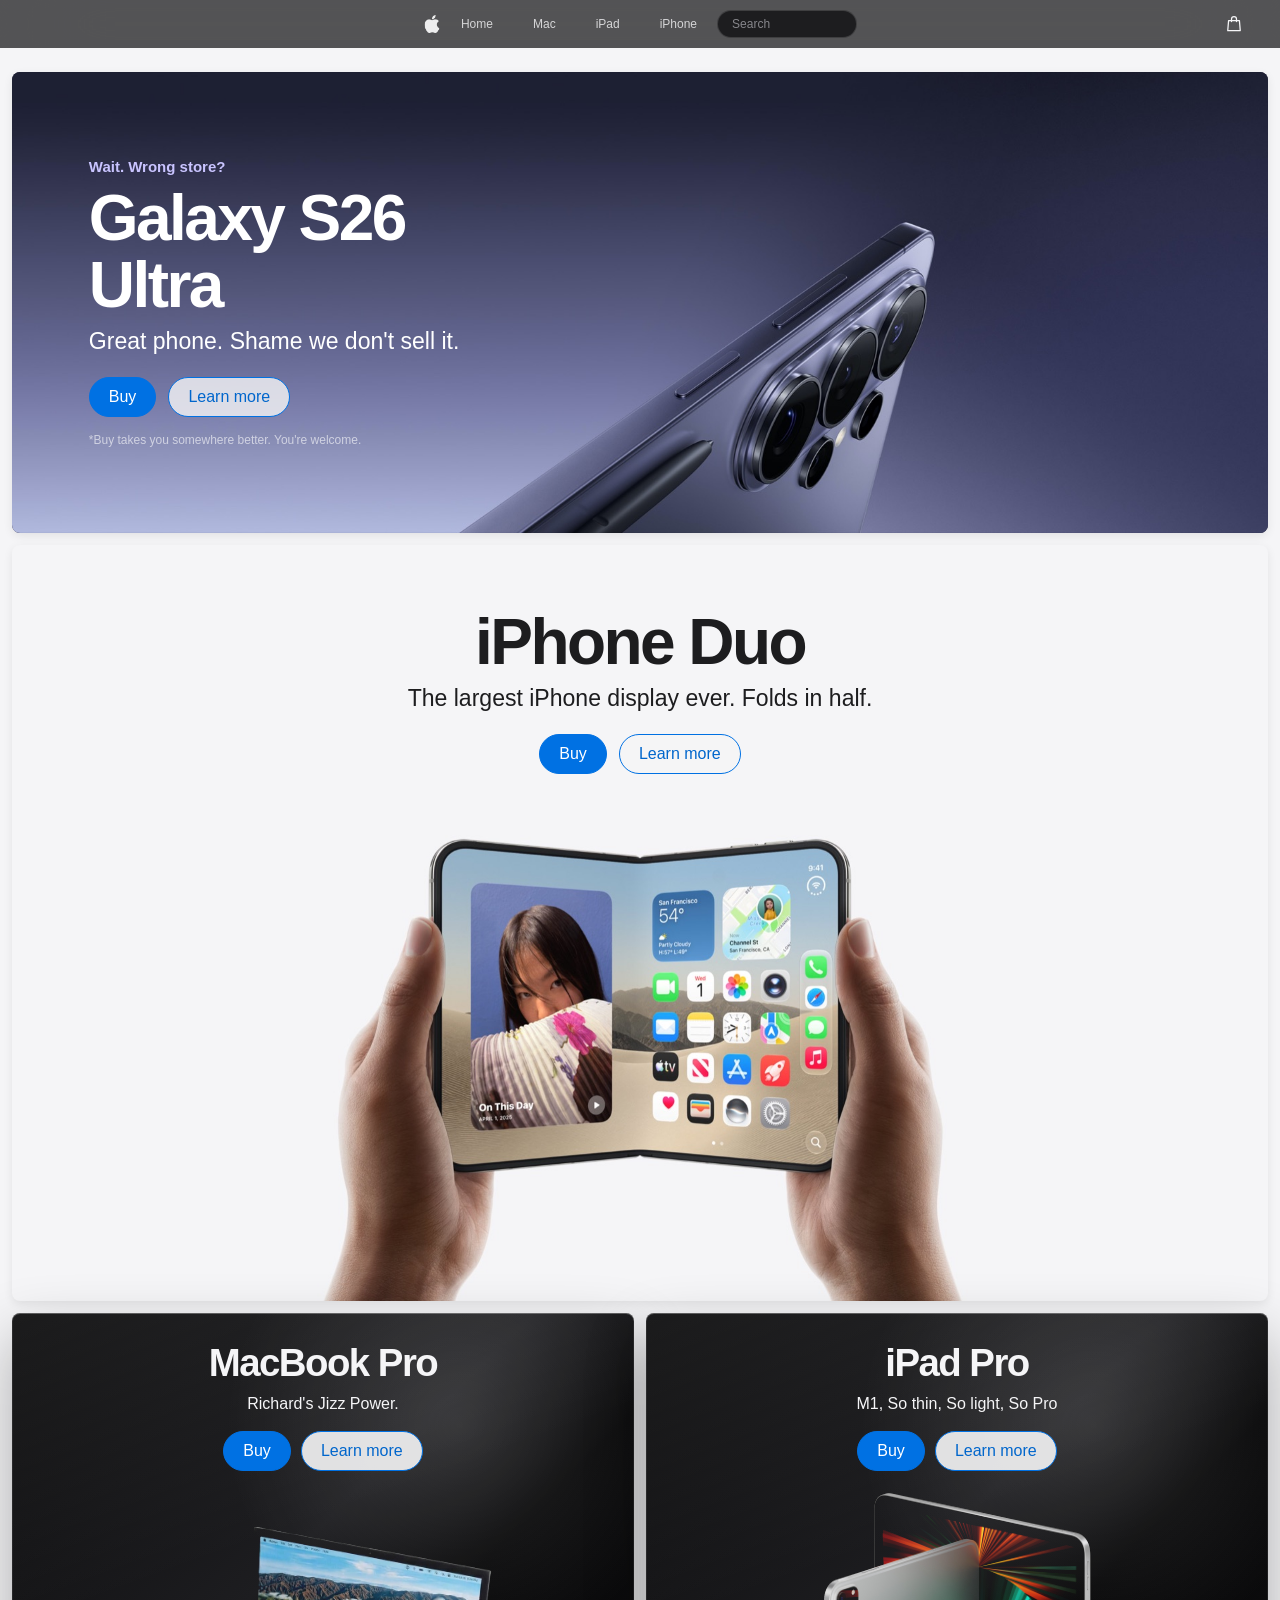
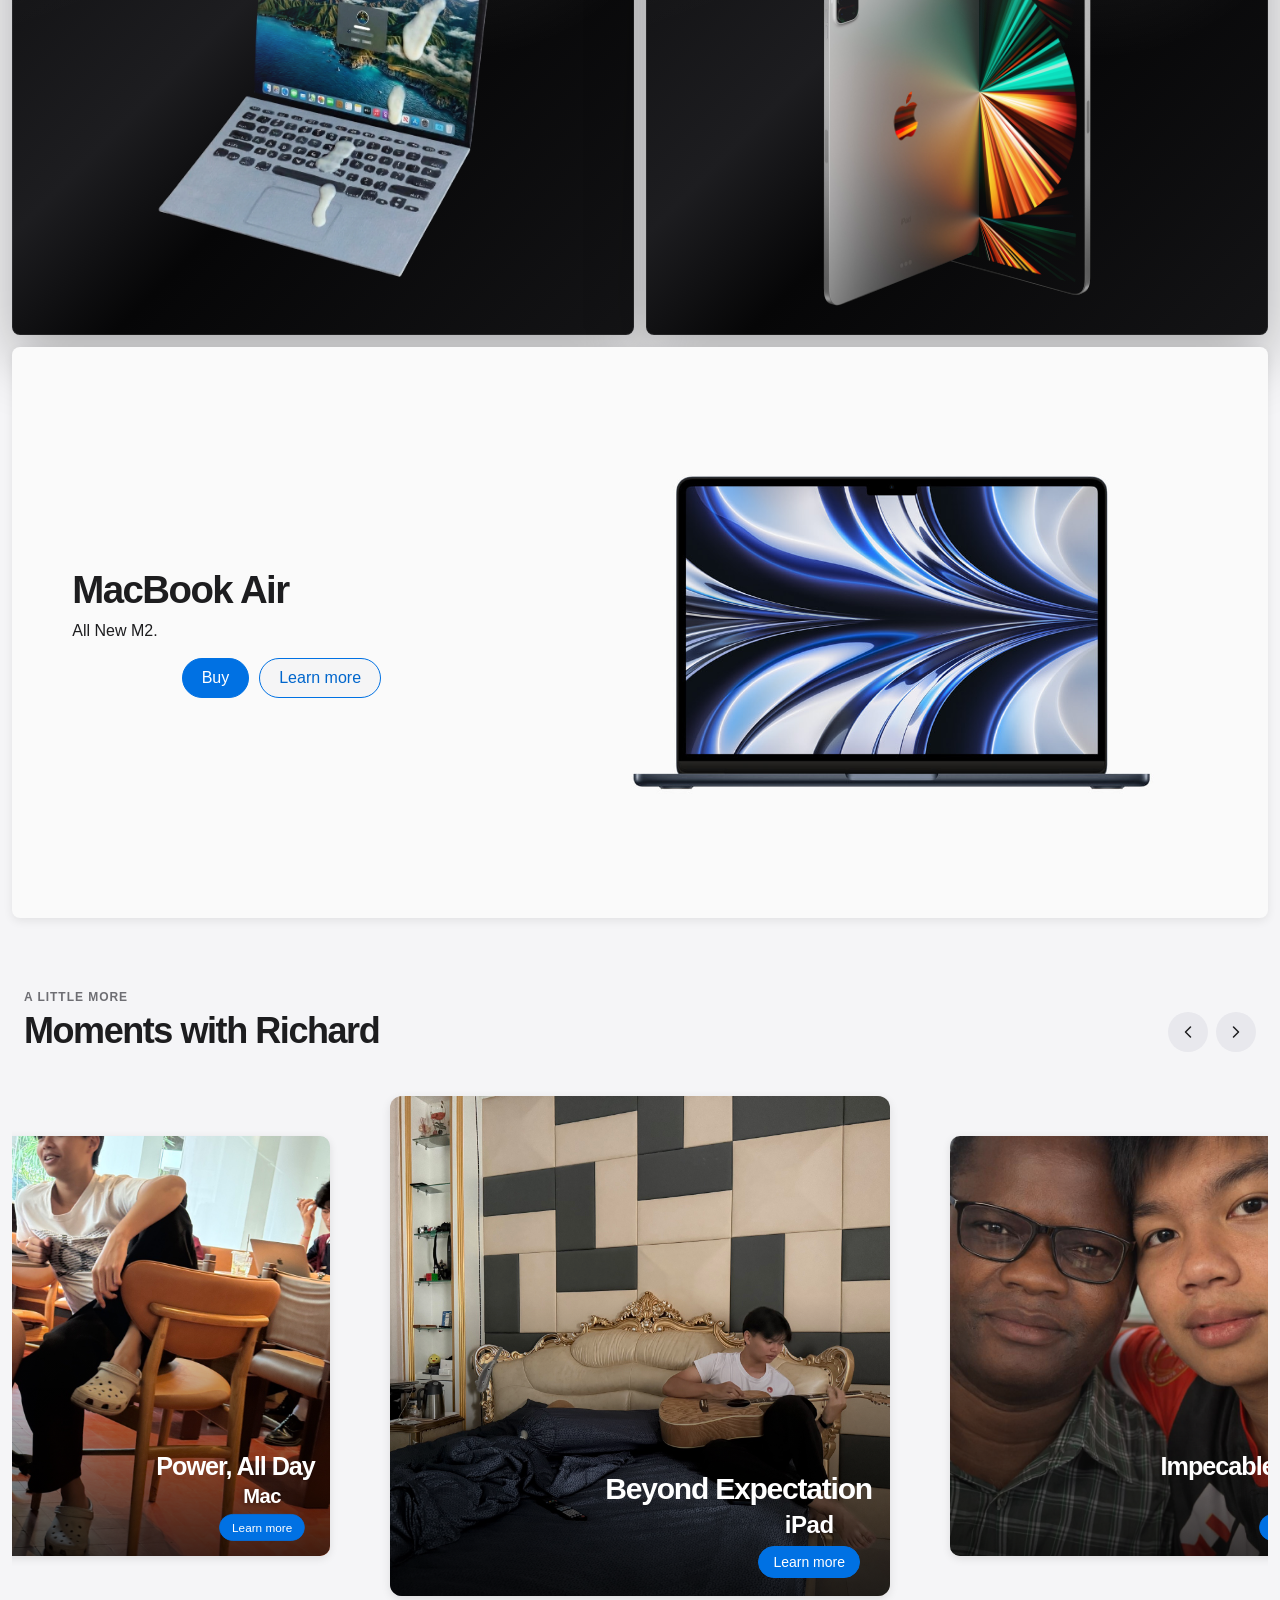
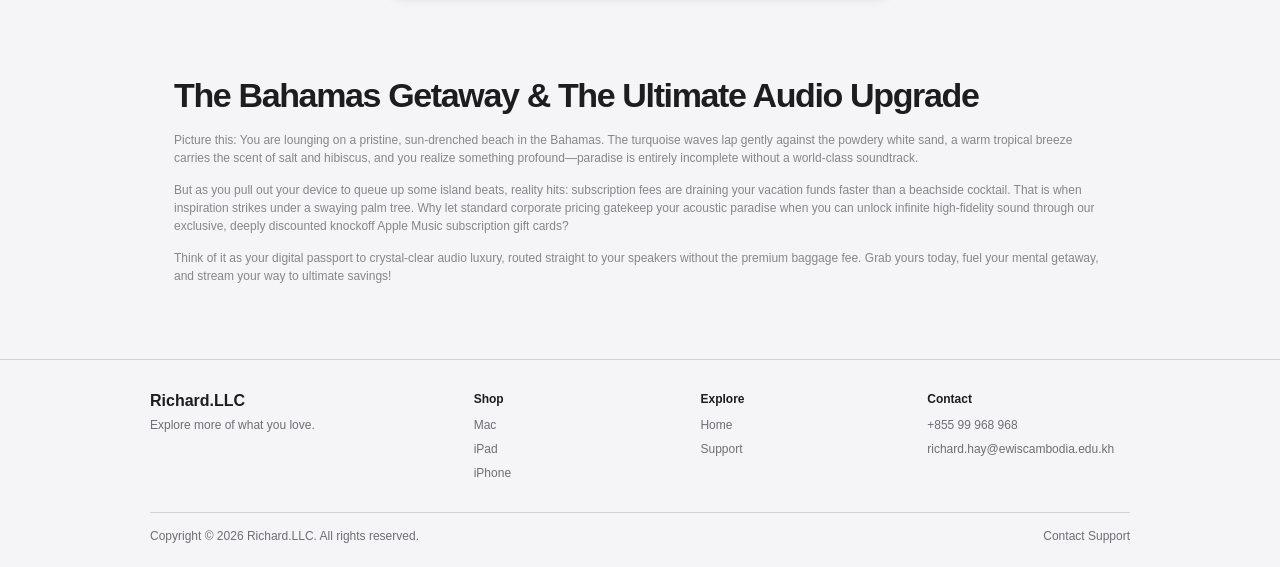
<file: index.html>
<!doctype html>
<html lang="en">
  <head>
    <meta charset="utf-8">
    <meta name="viewport" content="width=device-width, initial-scale=1">
    <title>Home - Richard.LLC</title>
    <link rel="stylesheet" href="style.css">
    <link rel="stylesheet" href="responsive.css">
  </head>
  <body>
    <nav class="navbar">
      <button
        class="mobile-menu-toggle"
        type="button"
        aria-label="Open navigation menu"
        aria-controls="nav-links"
        aria-expanded="false"
      >
        <span></span>
        <span></span>
        <span></span>
      </button>
      <a href="index.html" class="navbar-brand" aria-label="Richard.LLC home">
        <img src="images/Apple Logo.png" alt="" class="logo">
      </a>

      <ul id="nav-links" class="nav-links">
        <!-- Home with Full-Width Mega-Menu Dropdown -->
        <li class="dropdown">
          <a href="index.html">Home</a>
          <div class="dropdown-menu">
            <div class="dropdown-content">
              <div class="menu-column">
                <span class="menu-category">Explore</span>
                <a href="index.html">Home Overview</a>
                <a href="Mac.html">Mac</a>
                <a href="iPad.html">iPad</a>
                <a href="iPhone.html">iPhone</a>
              </div>
              <div class="menu-column">
                <span class="menu-category">Shop</span>
                <a href="Mac.html">Shop Mac</a>
                <a href="iPad.html">Shop iPad</a>
                <a href="iPhone.html">Shop iPhone</a>
              </div>
              <div class="menu-column">
                <span class="menu-category">Quick Links</span>
                <a href="support.html#support-contact">Find a Store</a>
                <a href="#shopping-bag" data-open-bag-link>Order Status</a>
                <a href="support.html">Support</a>
              </div>
            </div>
          </div>
        </li>

        <!-- Direct Navigation Links -->
        <li><a href="Mac.html">Mac</a></li>
        <li><a href="iPad.html">iPad</a></li>
        <li><a href="iPhone.html">iPhone</a></li>
      </ul>
      <div class="search-item">
        <input id="site-search" type="search" class="search-bar" placeholder="Search" aria-label="Search">
      </div>
      <button
        class="search-toggle"
        type="button"
        aria-label="Open search"
        aria-controls="site-search"
        aria-expanded="false"
      >
        <svg viewBox="0 0 20 20" aria-hidden="true">
          <circle cx="8.5" cy="8.5" r="5.5"></circle>
          <path d="m13 13 4 4"></path>
        </svg>
      </button>
      <button class="bag-toggle" type="button" aria-label="Shopping bag, 0 items" aria-haspopup="dialog" data-open-mac-bag>
        <svg viewBox="0 0 24 24" aria-hidden="true">
          <path d="M5.5 8h13l1 12h-15l1-12Z"></path>
          <path d="M9 9V6a3 3 0 0 1 6 0v3"></path>
        </svg>
        <span class="bag-count" data-mac-bag-count hidden>0</span>
      </button>
    </nav>

    <main>
      <section class="home-banner home-banner-galaxy" aria-labelledby="galaxy-heading">
        <img
          class="home-banner-image"
          src="images/galaxy-s26-ultra.jpg"
          alt="Samsung Galaxy S26 Ultra cameras and S Pen in violet"
        >
        <div class="home-banner-copy">
          <p class="home-banner-eyebrow">Wait. Wrong store?</p>
          <h2 id="galaxy-heading">Galaxy S26 Ultra</h2>
          <p class="home-banner-tagline">Great phone. Shame we don't sell it.</p>
          <div class="home-banner-actions">
            <a class="hero-button hero-button-primary" href="https://www.youtube.com/watch?v=dQw4w9WgXcQ&amp;list=RDdQw4w9WgXcQ&amp;start_radio=1">Buy</a>
            <a class="hero-button hero-button-secondary" href="iPhone.html">Learn more</a>
          </div>
          <p class="home-banner-fine-print">*Buy takes you somewhere better. You're welcome.</p>
        </div>
      </section>

      <section class="home-banner home-banner-duo" aria-labelledby="duo-heading">
        <img
          class="home-banner-image"
          src="images/iphone-duo-hero.jpg"
          alt="Two hands holding an unfolded iPhone Duo showing its large home screen"
        >
        <div class="home-banner-copy">
          <h2 id="duo-heading">iPhone Duo</h2>
          <p class="home-banner-tagline">The largest iPhone display ever. Folds in half.</p>
          <div class="home-banner-actions">
            <a class="hero-button hero-button-primary" href="iPhone.html#iphone-duo">Buy</a>
            <a class="hero-button hero-button-secondary" href="support.html#support-iphone-duo">Learn more</a>
          </div>
        </div>
      </section>

      <section class="product-grid" aria-label="Explore Mac and iPad">
        <article class="product-panel mac-panel reflective-surface">
          <a class="product-panel-link" href="Mac.html" aria-label="Explore MacBook Pro"></a>
          <img
            class="product-image"
            src="images/C on MacBook.jpeg"
            alt="MacBook with a creative design on its display"
          >
          <div class="product-copy">
            <h2>MacBook Pro</h2>
            <p class="product-tagline">Richard's Jizz Power.</p>
            <div class="product-actions">
              <a class="hero-button hero-button-primary" href="Mac.html">Buy</a>
              <a class="hero-button hero-button-secondary" href="Mac.html">Learn more</a>
            </div>
          </div>
        </article>

        <article class="product-panel ipad-panel reflective-surface">
          <a class="product-panel-link" href="iPad.html" aria-label="Explore iPad Pro"></a>
          <img
            class="product-image"
            src="images/ipad pro m1.jpg"
            alt="iPad Pro with a vivid, colorful display"
          >
          <div class="product-copy">
            <h2>iPad Pro</h2>
            <p class="product-tagline">M1, So thin, So light, So Pro</p>
            <div class="product-actions">
              <a class="hero-button hero-button-primary" href="iPad.html">Buy</a>
              <a class="hero-button hero-button-secondary" href="iPad.html">Learn more</a>
            </div>
          </div>
        </article>

        <article class="product-panel air-panel">
          <a class="product-panel-link" href="Mac.html" aria-label="Explore MacBook Air"></a>
          <div class="product-copy">
            <h2>MacBook Air</h2>
            <p class="product-tagline">All New M2.</p>
            <div class="product-actions">
              <a class="hero-button hero-button-primary" href="Mac.html">Buy</a>
              <a class="hero-button hero-button-secondary" href="Mac.html">Learn more</a>
            </div>
          </div>
          <img
            class="product-image"
            src="images/MacBook Air M2.jpg"
            alt="MacBook Air with a blue abstract display"
          >
        </article>
      </section>

      <section class="moments-carousel" aria-labelledby="moments-heading">
        <div class="moments-header">
          <div>
            <p class="moments-eyebrow">A LITTLE MORE</p>
            <h2 id="moments-heading">Moments with Richard</h2>
          </div>
          <div class="carousel-controls">
            <button class="carousel-control carousel-previous" type="button" aria-label="Previous photos">
              <svg viewBox="0 0 24 24" aria-hidden="true">
                <path d="m15 18-6-6 6-6"></path>
              </svg>
            </button>
            <button class="carousel-control carousel-next" type="button" aria-label="Next photos">
              <svg viewBox="0 0 24 24" aria-hidden="true">
                <path d="m9 18 6-6-6-6"></path>
              </svg>
            </button>
          </div>
        </div>
        <div class="moments-track" tabindex="0" aria-label="Photo carousel">
          <figure class="moment-card">
            <img src="Richard%20images/richard-photo-1.jpg" alt="Richard playing guitar at home">
            <div class="moment-copy">
              <h3>Beyond Expectation</h3>
              <div class="moment-cta">
                <p class="moment-device">iPad</p>
                <a class="moment-link" href="iPad.html">Learn more</a>
              </div>
            </div>
          </figure>
          <figure class="moment-card">
            <img src="Richard%20images/758A1CEE-E4AF-4F1E-B6A7-43D12E120486.PNG" alt="Richard posing for a selfie with another person">
            <div class="moment-copy">
              <h3>Impecable Selfies</h3>
              <div class="moment-cta">
                <p class="moment-device">iPhone</p>
                <a class="moment-link" href="iPhone.html">Learn more</a>
              </div>
            </div>
          </figure>
          <figure class="moment-card">
            <img src="Richard%20images/richard-photo-3.jpg" alt="Richard enjoying a drink at a cafe">
            <div class="moment-copy">
              <h3>Power, All Day</h3>
              <div class="moment-cta">
                <p class="moment-device">Mac</p>
                <a class="moment-link" href="Mac.html">Learn more</a>
              </div>
            </div>
          </figure>
          <figure class="moment-card">
            <img src="Richard%20images/richard-photo-4.jpg" alt="Richard sitting with others in a cafe">
            <div class="moment-copy">
              <h3>Power, All Day</h3>
              <div class="moment-cta">
                <p class="moment-device">Mac</p>
                <a class="moment-link" href="Mac.html">Learn more</a>
              </div>
            </div>
          </figure>
        </div>
      </section>
    </main>
    <section class="bahamas-feature" aria-labelledby="bahamas-heading">
      <h2 id="bahamas-heading">The Bahamas Getaway &amp; The Ultimate Audio Upgrade</h2>
      <p>Picture this: You are lounging on a pristine, sun-drenched beach in the Bahamas. The turquoise waves lap gently against the powdery white sand, a warm tropical breeze carries the scent of salt and hibiscus, and you realize something profound—paradise is entirely incomplete without a world-class soundtrack.</p>
      <p>But as you pull out your device to queue up some island beats, reality hits: subscription fees are draining your vacation funds faster than a beachside cocktail. That is when inspiration strikes under a swaying palm tree. Why let standard corporate pricing gatekeep your acoustic paradise when you can unlock infinite high-fidelity sound through our exclusive, deeply discounted knockoff Apple Music subscription gift cards?</p>
      <p>Think of it as your digital passport to crystal-clear audio luxury, routed straight to your speakers without the premium baggage fee. Grab yours today, fuel your mental getaway, and stream your way to ultimate savings!</p>
    </section>
    <dialog class="mac-bag-dialog" id="shopping-bag" aria-labelledby="mac-bag-title" data-mac-bag-dialog>
      <div class="mac-bag-shell">
        <header class="mac-bag-header">
          <div>
            <p class="mac-buy-eyebrow">Your bag</p>
            <h2 id="mac-bag-title">Review your items.</h2>
          </div>
          <button class="mac-buy-close" type="button" aria-label="Close shopping bag" data-close-mac-bag>
            <span aria-hidden="true">&times;</span>
          </button>
        </header>
        <div class="mac-bag-items" data-mac-bag-items></div>
        <p class="mac-bag-empty" data-mac-bag-empty hidden>Your bag is empty.</p>
        <p class="mac-bag-storage-message" data-mac-bag-storage-message role="status" hidden></p>
        <div class="mac-bag-summary" data-mac-bag-summary hidden>
          <p class="mac-bag-subtotal"><span>Estimated subtotal</span><strong data-mac-bag-subtotal></strong></p>
          <p class="mac-bag-disclaimer">Prices shown are starting prices. Final configuration pricing may vary. Checkout is a demo and does not process orders or payments.</p>
          <p class="mac-bag-checkout-message" data-mac-bag-checkout-message role="status" hidden></p>
          <button class="hero-button hero-button-primary mac-bag-checkout" type="button" data-mac-bag-checkout>Check Out</button>
        </div>
        <button class="mac-bag-continue" type="button" data-close-mac-bag>Continue shopping</button>
      </div>
    </dialog>
    <footer class="site-footer">
      <div class="footer-content">
        <div class="footer-brand">
          <a href="index.html">Richard.LLC</a>
          <p>Explore more of what you love.</p>
        </div>
        <nav class="footer-links" aria-label="Footer navigation">
          <div class="footer-column">
            <h2>Shop</h2>
            <a href="Mac.html">Mac</a>
            <a href="iPad.html">iPad</a>
            <a href="iPhone.html">iPhone</a>
          </div>
          <div class="footer-column">
            <h2>Explore</h2>
            <a href="index.html">Home</a>
            <a href="support.html">Support</a>
          </div>
          <div class="footer-column">
            <h2>Contact</h2>
            <a href="tel:+85599968968">+855 99 968 968</a>
            <a href="mailto:richard.hay@ewiscambodia.edu.kh">richard.hay@ewiscambodia.edu.kh</a>
          </div>
        </nav>
        <div class="footer-bottom">
          <span>Copyright © 2026 Richard.LLC. All rights reserved.</span>
          <a href="support.html">Contact Support</a>
        </div>
      </div>
    </footer>
    <script src="script.js"></script>
  </body>
</html>
</file>
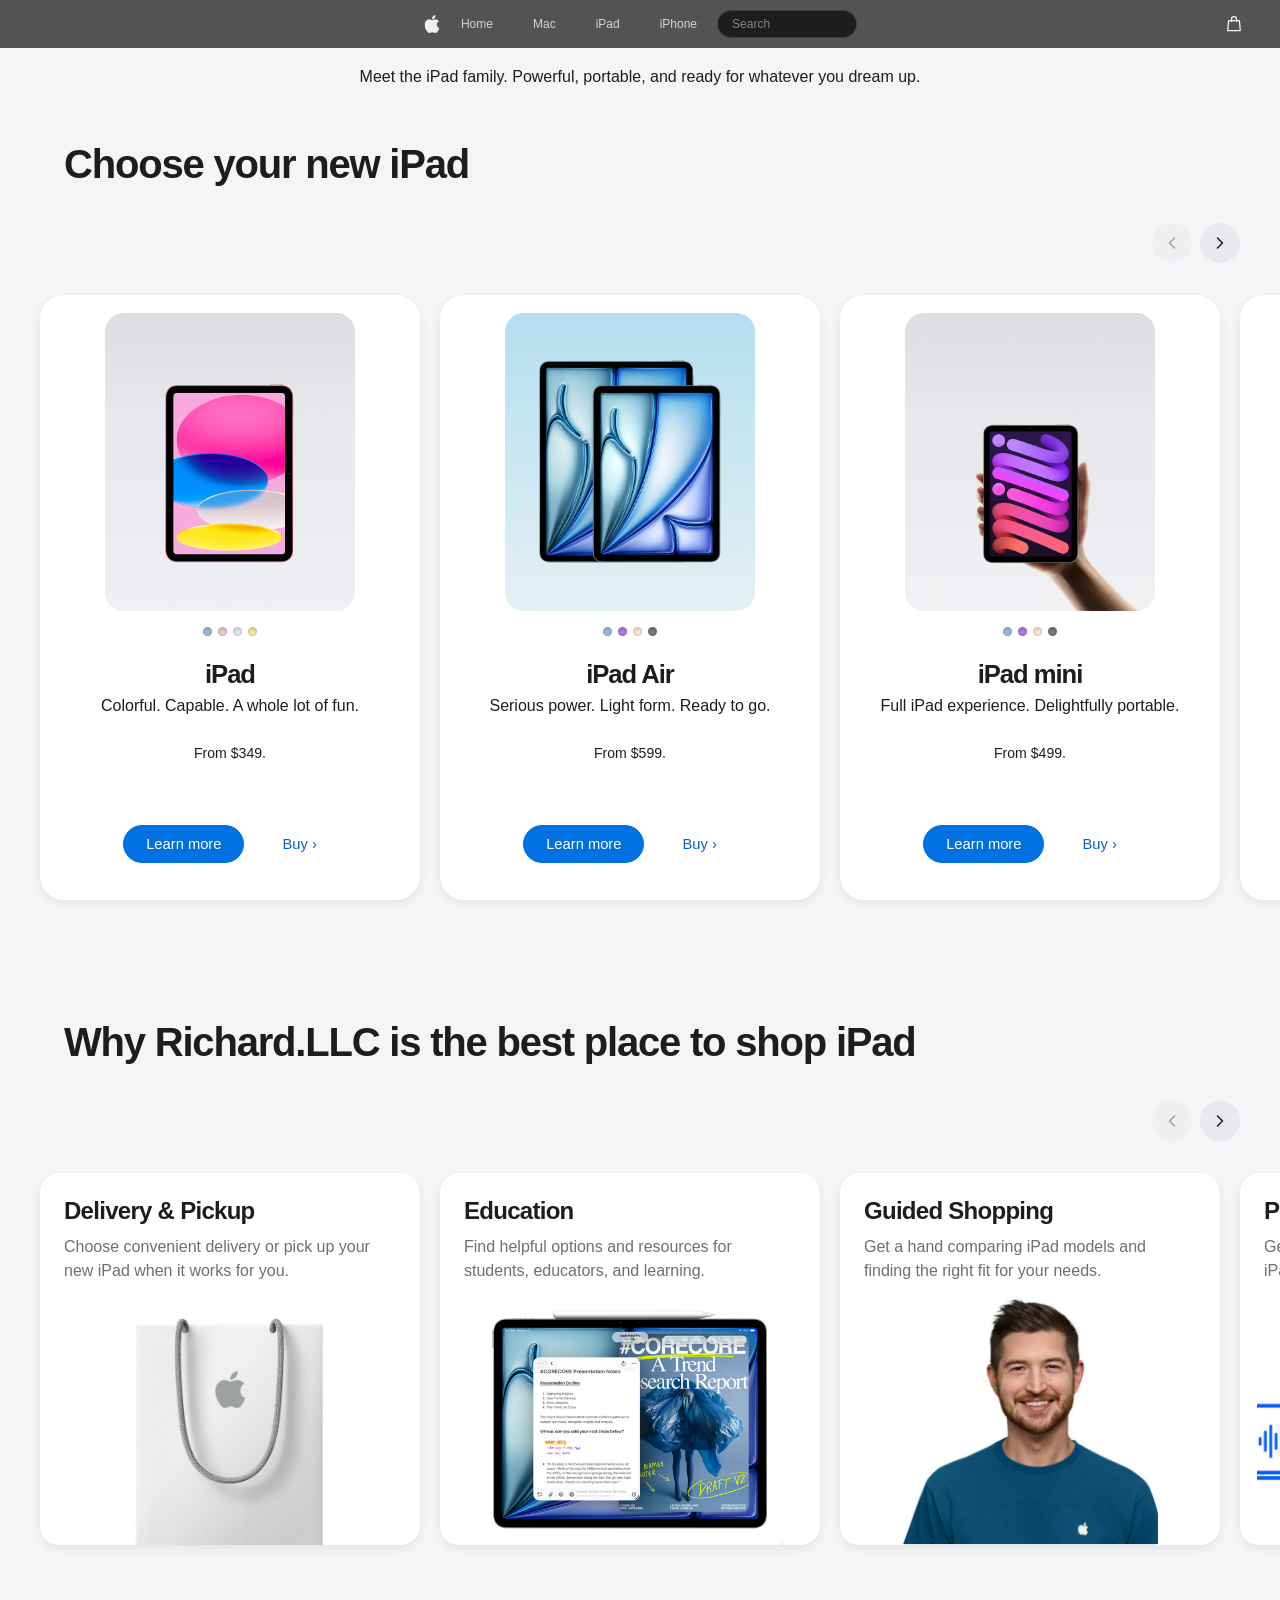
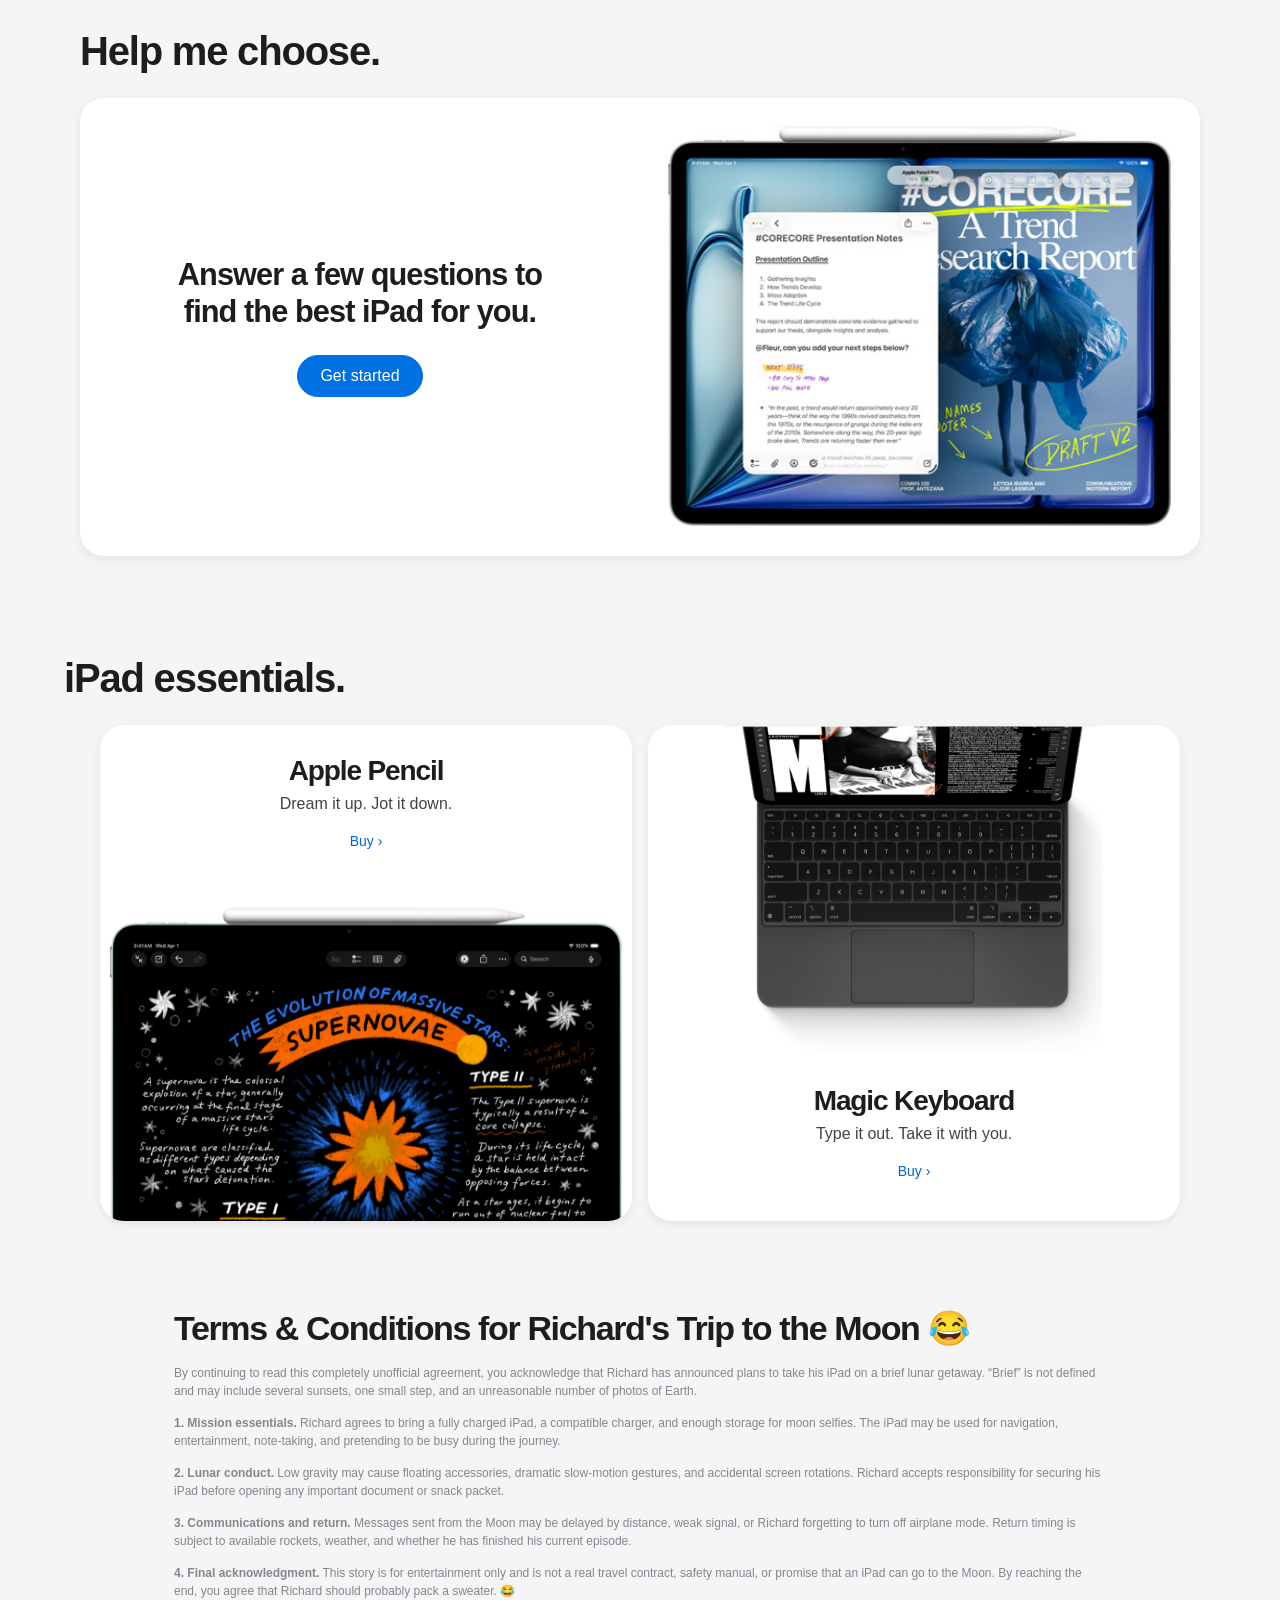
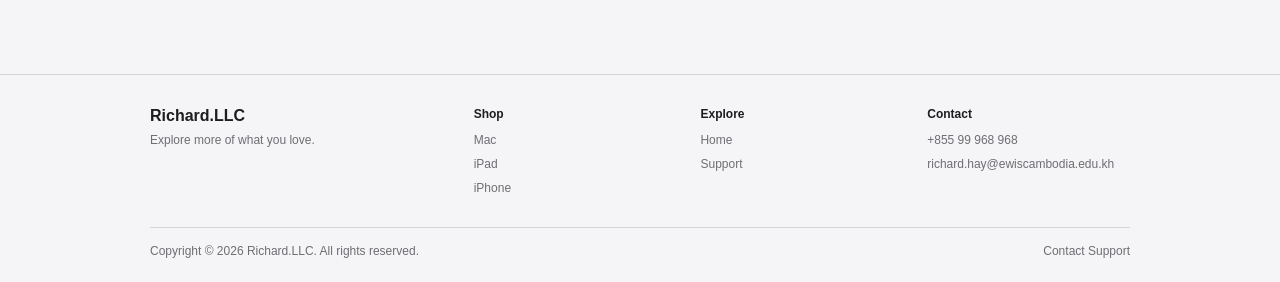
<file: iPad.html>
<!doctype html>
<html lang="en">
  <head>
    <meta charset="utf-8">
    <meta name="viewport" content="width=device-width, initial-scale=1">
    <title>iPad - Richard.LLC</title>
    <link rel="stylesheet" href="style.css">
    <link rel="stylesheet" href="responsive.css">
  </head>
  <body data-ipad-page>
    <nav class="navbar">
      <button
        class="mobile-menu-toggle"
        type="button"
        aria-label="Open navigation menu"
        aria-controls="nav-links"
        aria-expanded="false"
      >
        <span></span>
        <span></span>
        <span></span>
      </button>
      <a href="index.html" class="navbar-brand" aria-label="Richard.LLC home">
        <img src="images/Apple Logo.png" alt="" class="logo">
      </a>
      <ul id="nav-links" class="nav-links">
        <li class="dropdown">
          <a href="index.html">Home</a>
          <div class="dropdown-menu">
            <div class="dropdown-content">
              <div class="menu-column">
                <span class="menu-category">Explore</span>
                <a href="index.html">Home Overview</a>
                <a href="Mac.html">Mac</a>
                <a href="iPad.html">iPad</a>
                <a href="iPhone.html">iPhone</a>
              </div>
              <div class="menu-column">
                <span class="menu-category">Shop</span>
                <a href="Mac.html">Shop Mac</a>
                <a href="iPad.html">Shop iPad</a>
                <a href="iPhone.html">Shop iPhone</a>
              </div>
              <div class="menu-column">
                <span class="menu-category">Quick Links</span>
                <a href="support.html#support-contact">Find a Store</a>
                <a href="#shopping-bag" data-open-bag-link>Order Status</a>
                <a href="support.html">Support</a>
              </div>
            </div>
          </div>
        </li>
        <li><a href="Mac.html">Mac</a></li>
        <li><a href="iPad.html">iPad</a></li>
        <li><a href="iPhone.html">iPhone</a></li>
      </ul>
      <div class="search-item">
        <input id="site-search" type="search" class="search-bar" placeholder="Search" aria-label="Search">
      </div>
      <button
        class="search-toggle"
        type="button"
        aria-label="Open search"
        aria-controls="site-search"
        aria-expanded="false"
      >
        <svg viewBox="0 0 20 20" aria-hidden="true">
          <circle cx="8.5" cy="8.5" r="5.5"></circle>
          <path d="m13 13 4 4"></path>
        </svg>
      </button>
      <button class="bag-toggle" type="button" aria-label="Shopping bag, 0 items" aria-haspopup="dialog" data-open-mac-bag>
        <svg viewBox="0 0 24 24" aria-hidden="true">
          <path d="M5.5 8h13l1 12h-15l1-12Z"></path>
          <path d="M9 9V6a3 3 0 0 1 6 0v3"></path>
        </svg>
        <span class="bag-count" data-mac-bag-count hidden>0</span>
      </button>
    </nav>
    <p class="mac-announcement">
      Meet the iPad family. Powerful, portable, and ready for whatever you dream up.
    </p>
    <header class="mac-page-heading">
      <h1>Choose your new iPad</h1>
    </header>
    <main class="ipad-product-carousel">
      <div class="mac-benefits-controls ipad-carousel-controls" role="group" aria-label="iPad carousel controls">
        <button class="ipad-carousel-previous" type="button" aria-label="Previous iPad models" disabled>
          <svg viewBox="0 0 24 24" aria-hidden="true"><path d="m15 18-6-6 6-6"></path></svg>
        </button>
        <button class="ipad-carousel-next" type="button" aria-label="Next iPad models">
          <svg viewBox="0 0 24 24" aria-hidden="true"><path d="m9 18 6-6-6-6"></path></svg>
        </button>
      </div>
      <div class="ipad-product-track" tabindex="0" role="region" aria-label="iPad models" aria-roledescription="carousel">
      <article class="mac-product-card" id="ipad" data-buy-mac-card="ipad" tabindex="0" aria-label="Open buy options for iPad" role="group" aria-roledescription="slide">
        <div class="mac-product-image-wrap">
          <img class="mac-product-image" src="Ipad images/nav_ipad.png" alt="iPad with a colorful display">
        </div>
        <ul class="mac-product-finishes" aria-label="Available finishes">
          <li class="finish-ipad-blue"><span class="visually-hidden">Blue</span></li>
          <li class="finish-ipad-pink"><span class="visually-hidden">Pink</span></li>
          <li class="finish-silver"><span class="visually-hidden">Silver</span></li>
          <li class="finish-ipad-yellow"><span class="visually-hidden">Yellow</span></li>
        </ul>
        <div class="mac-product-details">
          <h2>iPad</h2>
          <p class="mac-product-tagline">Colorful. Capable. A whole lot of fun.</p>
          <div class="mac-product-pricing"><p>From $349.</p></div>
          <div class="mac-product-actions">
            <a class="hero-button hero-button-primary" href="support.html#support-ipad-base">Learn more</a>
            <button class="hero-button hero-button-secondary" type="button" data-buy-mac="ipad">Buy ›</button>
          </div>
        </div>
      </article>
      <article class="mac-product-card" id="ipad-air" data-buy-mac-card="ipad-air" tabindex="0" aria-label="Open buy options for iPad Air" role="group" aria-roledescription="slide">
        <div class="mac-product-image-wrap">
          <img class="mac-product-image" src="Ipad images/nav_ipad_air.png" alt="iPad Air held in one hand">
        </div>
        <ul class="mac-product-finishes" aria-label="Available finishes">
          <li class="finish-ipad-blue"><span class="visually-hidden">Blue</span></li>
          <li class="finish-neo-purple"><span class="visually-hidden">Purple</span></li>
          <li class="finish-starlight"><span class="visually-hidden">Starlight</span></li>
          <li class="finish-space-gray"><span class="visually-hidden">Space gray</span></li>
        </ul>
        <div class="mac-product-details">
          <h2>iPad Air</h2>
          <p class="mac-product-tagline">Serious power. Light form. Ready to go.</p>
          <div class="mac-product-pricing"><p>From $599.</p></div>
          <div class="mac-product-actions">
            <a class="hero-button hero-button-primary" href="support.html#support-ipad-air">Learn more</a>
            <button class="hero-button hero-button-secondary" type="button" data-buy-mac="ipad-air">Buy ›</button>
          </div>
        </div>
      </article>
      <article class="mac-product-card" id="ipad-mini" data-buy-mac-card="ipad-mini" tabindex="0" aria-label="Open buy options for iPad mini" role="group" aria-roledescription="slide">
        <div class="mac-product-image-wrap">
          <img class="mac-product-image" src="Ipad images/nav_ipad_mini.png" alt="Two iPad mini models with vivid displays">
        </div>
        <ul class="mac-product-finishes" aria-label="Available finishes">
          <li class="finish-ipad-blue"><span class="visually-hidden">Blue</span></li>
          <li class="finish-neo-purple"><span class="visually-hidden">Purple</span></li>
          <li class="finish-starlight"><span class="visually-hidden">Starlight</span></li>
          <li class="finish-space-gray"><span class="visually-hidden">Space gray</span></li>
        </ul>
        <div class="mac-product-details">
          <h2>iPad mini</h2>
          <p class="mac-product-tagline">Full iPad experience. Delightfully portable.</p>
          <div class="mac-product-pricing"><p>From $499.</p></div>
          <div class="mac-product-actions">
            <a class="hero-button hero-button-primary" href="support.html#support-ipad-mini">Learn more</a>
            <button class="hero-button hero-button-secondary" type="button" data-buy-mac="ipad-mini">Buy ›</button>
          </div>
        </div>
      </article>
      <article class="mac-product-card" id="ipad-pro" data-buy-mac-card="ipad-pro" tabindex="0" aria-label="Open buy options for iPad Pro" role="group" aria-roledescription="slide">
        <div class="mac-product-image-wrap">
          <img class="mac-product-image" src="Ipad images/nav_ipad_pro.png" alt="iPad Pro models with an edge-to-edge display">
        </div>
        <ul class="mac-product-finishes" aria-label="Available finishes">
          <li class="finish-space-black"><span class="visually-hidden">Space black</span></li>
          <li class="finish-silver"><span class="visually-hidden">Silver</span></li>
        </ul>
        <div class="mac-product-details">
          <h2>iPad Pro</h2>
          <p class="mac-product-tagline">The ultimate iPad experience.</p>
          <div class="mac-product-pricing"><p>From $999.</p></div>
          <div class="mac-product-actions">
            <a class="hero-button hero-button-primary" href="support.html#support-ipad-pro">Learn more</a>
            <button class="hero-button hero-button-secondary" type="button" data-buy-mac="ipad-pro">Buy ›</button>
          </div>
        </div>
      </article>
      </div>
    </main>
    <header class="mac-page-heading">
      <h1>Why Richard.LLC is the best place to shop iPad</h1>
    </header>
    <section class="mac-benefits-carousel" aria-label="Why shop iPad with Richard.LLC">
      <div class="mac-benefits-controls">
        <button class="mac-benefit-previous" type="button" aria-label="Previous benefits" disabled>
          <svg viewBox="0 0 24 24" aria-hidden="true"><path d="m15 18-6-6 6-6"></path></svg>
        </button>
        <button class="mac-benefit-next" type="button" aria-label="Next benefits">
          <svg viewBox="0 0 24 24" aria-hidden="true"><path d="m9 18 6-6-6-6"></path></svg>
        </button>
      </div>
      <div class="mac-benefits-track" tabindex="0" aria-label="Scroll through iPad shopping benefits">
        <article class="mac-benefit-card">
          <div class="mac-benefit-copy">
            <h2>Delivery &amp; Pickup</h2>
            <p>Choose convenient delivery or pick up your new iPad when it works for you.</p>
          </div>
          <img src="why ipad images/Delivery &amp; Pickup.png" alt="Shopping bag ready for pickup">
        </article>
        <article class="mac-benefit-card">
          <div class="mac-benefit-copy">
            <h2>Education</h2>
            <p>Find helpful options and resources for students, educators, and learning.</p>
          </div>
          <img src="why ipad images/Education.png" alt="iPad with tools for learning">
        </article>
        <article class="mac-benefit-card">
          <div class="mac-benefit-copy">
            <h2>Guided Shopping</h2>
            <p>Get a hand comparing iPad models and finding the right fit for your needs.</p>
          </div>
          <img src="why ipad images/Guided Shopping.png" alt="iPad with notes and a presentation">
        </article>
        <article class="mac-benefit-card">
          <div class="mac-benefit-copy">
            <h2>Personal Setup</h2>
            <p>Get help getting started and making your new iPad feel like yours.</p>
          </div>
          <img src="why ipad images/Personal setup.png" alt="Personalized setup with an iPad">
        </article>
        <article class="mac-benefit-card">
          <div class="mac-benefit-copy">
            <h2>Personalized Engraving</h2>
            <p>Add a personal touch to select iPad and Apple Pencil accessories.</p>
          </div>
          <img src="why ipad images/Personalized Engraving.png" alt="Personalized message engraved on an iPad">
        </article>
        <article class="mac-benefit-card">
          <div class="mac-benefit-copy">
            <h2>Ways to pay</h2>
            <p>Explore payment options and choose the way that works best for you.</p>
          </div>
          <img src="why ipad images/Ways to pay.png" alt="iPad and accessories">
        </article>
      </div>
    </section>
    <section class="mac-chooser" aria-labelledby="ipad-chooser-heading">
      <h2 class="mac-chooser-heading" id="ipad-chooser-heading">Help me choose.</h2>
      <article
        class="mac-chooser-card"
        role="button"
        tabindex="0"
        aria-haspopup="dialog"
        aria-label="Get started: answer a few questions to find the best iPad for you"
        data-open-mac-chooser
      >
        <div class="mac-chooser-copy">
          <p>Answer a few questions to find the best iPad for you.</p>
          <span class="hero-button hero-button-primary">Get started</span>
        </div>
        <img src="why ipad images/Education.png" alt="iPad with colorful learning tools">
      </article>
    </section>
    <section class="ipad-essentials" aria-labelledby="ipad-essentials-heading">
      <header class="mac-page-heading">
        <h1 id="ipad-essentials-heading">iPad essentials.</h1>
      </header>
      <div class="ipad-essentials-grid">
        <article
          class="ipad-essential-card ipad-essential-pencil"
          data-buy-mac-card="apple-pencil"
          tabindex="0"
          aria-label="Open buy options for Apple Pencil"
        >
          <div class="ipad-essential-copy">
            <h2>Apple Pencil</h2>
            <p>Dream it up. Jot it down.</p>
            <button class="hero-button hero-button-secondary" type="button" data-buy-mac="apple-pencil">Buy ›</button>
          </div>
          <img src="why ipad images/Apple Pencile.png" alt="Apple Pencil with an iPad displaying colorful notes">
        </article>
        <article
          class="ipad-essential-card ipad-essential-keyboard"
          data-buy-mac-card="magic-keyboard"
          tabindex="0"
          aria-label="Open buy options for Magic Keyboard"
        >
          <img src="why ipad images/Magic keyboard.png" alt="Magic Keyboard connected to an iPad">
          <div class="ipad-essential-copy">
            <h2>Magic Keyboard</h2>
            <p>Type it out. Take it with you.</p>
            <button class="hero-button hero-button-secondary" type="button" data-buy-mac="magic-keyboard">Buy ›</button>
          </div>
        </article>
      </div>
    </section>
    <dialog class="mac-chooser-dialog" aria-labelledby="mac-chooser-dialog-title">
      <form class="mac-chooser-form" novalidate>
        <h2 id="mac-chooser-dialog-title">Find your iPad</h2>
        <div class="mac-chooser-progress">
          <progress class="mac-chooser-progress-bar" max="4" value="1" aria-label="Question 1 of 4"></progress>
          <p class="mac-chooser-step-count" aria-live="polite">Question 1 of 4</p>
        </div>
        <fieldset class="mac-chooser-step" data-step="0">
          <legend>What budget works for you?</legend>
          <label for="ipad-chooser-budget">Choose a price range</label>
          <select id="ipad-chooser-budget" name="budget" required>
            <option value="" selected disabled>Choose a budget</option>
            <option value="under-500">Under $500</option>
            <option value="500-799">$500–$799</option>
            <option value="800-1199">$800–$1,199</option>
            <option value="1200-plus">$1,200 or more</option>
          </select>
        </fieldset>
        <fieldset class="mac-chooser-step" data-step="1" hidden>
          <legend>What accessories do you need?</legend>
          <label for="ipad-chooser-accessories">Choose what you plan to use</label>
          <select id="ipad-chooser-accessories" name="peripherals" required>
            <option value="" selected disabled>Choose an option</option>
            <option value="none">Just the iPad</option>
            <option value="pencil">Apple Pencil</option>
            <option value="keyboard">Keyboard</option>
            <option value="both">Pencil and keyboard</option>
          </select>
        </fieldset>
        <fieldset class="mac-chooser-step" data-step="2" hidden>
          <legend>What will you use your iPad for?</legend>
          <label for="ipad-chooser-use">Choose your main use</label>
          <select id="ipad-chooser-use" name="use" required>
            <option value="" selected disabled>Choose an option</option>
            <option value="everyday">Everyday tasks and entertainment</option>
            <option value="school">School or work</option>
            <option value="creative">Drawing and creative projects</option>
            <option value="professional">Demanding professional work</option>
          </select>
        </fieldset>
        <fieldset class="mac-chooser-step" data-step="3" hidden>
          <legend>What matters most day to day?</legend>
          <label for="ipad-chooser-priority">Choose your top priority</label>
          <select id="ipad-chooser-priority" name="essential" required>
            <option value="" selected disabled>Choose a priority</option>
            <option value="portable">Easy to carry</option>
            <option value="display">A larger, immersive display</option>
            <option value="drawing">Drawing and note-taking</option>
            <option value="performance">Fast performance for everything</option>
          </select>
        </fieldset>
        <section class="mac-chooser-result" data-mac-chooser-result aria-labelledby="mac-chooser-result-title" hidden>
          <p class="mac-chooser-result-eyebrow">Your iPad match</p>
          <h3 id="mac-chooser-result-title" data-mac-recommendation-title></h3>
          <p data-mac-recommendation-description></p>
          <img data-mac-recommendation-image alt="">
          <a class="hero-button hero-button-primary" data-mac-recommendation-link>Explore your iPad</a>
        </section>
        <div class="mac-chooser-dialog-actions">
          <button class="hero-button hero-button-secondary" type="button" data-previous-mac-step hidden>Back</button>
          <button class="hero-button hero-button-primary" type="submit" data-confirm-mac-step>OK</button>
        </div>
      </form>
    </dialog>
    <dialog class="mac-buy-dialog" aria-labelledby="mac-buy-title">
      <div class="mac-buy-shell">
        <div class="mac-buy-topbar">
          <p>Shop iPad</p>
          <button class="mac-buy-close" type="button" aria-label="Close purchase window" data-close-mac-buy>
            <span aria-hidden="true">&times;</span>
          </button>
        </div>
        <div class="mac-buy-content" data-mac-buy-content>
          <div class="mac-buy-product-visual"><img data-mac-buy-image alt=""></div>
          <form class="mac-buy-form" data-mac-buy-form>
            <p class="mac-buy-eyebrow">Customize your iPad</p>
            <h2 id="mac-buy-title" data-mac-buy-title></h2>
            <p class="mac-buy-price" data-mac-buy-price></p>
            <fieldset class="mac-buy-options" data-mac-buy-finishes>
              <legend>Finish</legend>
              <div class="mac-buy-finish-options" data-mac-buy-finish-options></div>
              <p class="mac-buy-selected-finish" data-mac-buy-selected-finish></p>
            </fieldset>
            <div class="mac-buy-option-groups" data-mac-buy-option-groups></div>
            <p class="mac-buy-delivery">Free delivery and pickup options available.</p>
            <div class="mac-buy-footer">
              <p class="mac-buy-total" data-mac-buy-total aria-live="polite"></p>
              <button class="hero-button hero-button-primary mac-buy-submit" type="submit">Add to Bag</button>
            </div>
          </form>
        </div>
        <section class="mac-buy-confirmation" data-mac-buy-confirmation aria-live="polite" hidden>
          <p class="mac-buy-eyebrow">Your selection</p>
          <h2>Added to your bag.</h2>
          <p data-mac-buy-summary></p>
          <div class="mac-buy-confirmation-actions">
            <button class="hero-button hero-button-secondary" type="button" data-close-mac-buy>Continue shopping</button>
            <button class="hero-button hero-button-primary" type="button" data-view-mac-bag>View Bag</button>
          </div>
        </section>
      </div>
    </dialog>
    <dialog class="mac-bag-dialog" id="shopping-bag" aria-labelledby="mac-bag-title" data-mac-bag-dialog>
      <div class="mac-bag-shell">
        <header class="mac-bag-header">
          <div>
            <p class="mac-buy-eyebrow">Your bag</p>
            <h2 id="mac-bag-title">Review your items.</h2>
          </div>
          <button class="mac-buy-close" type="button" aria-label="Close shopping bag" data-close-mac-bag>
            <span aria-hidden="true">&times;</span>
          </button>
        </header>
        <div class="mac-bag-items" data-mac-bag-items></div>
        <p class="mac-bag-empty" data-mac-bag-empty hidden>Your bag is empty.</p>
        <p class="mac-bag-storage-message" data-mac-bag-storage-message role="status" hidden></p>
        <div class="mac-bag-summary" data-mac-bag-summary hidden>
          <p class="mac-bag-subtotal"><span>Estimated subtotal</span><strong data-mac-bag-subtotal></strong></p>
          <p class="mac-bag-disclaimer">Prices shown are starting prices. Final configuration pricing may vary. Checkout is a demo and does not process orders or payments.</p>
          <p class="mac-bag-checkout-message" data-mac-bag-checkout-message role="status" hidden></p>
          <button class="hero-button hero-button-primary mac-bag-checkout" type="button" data-mac-bag-checkout>Check Out</button>
        </div>
        <button class="mac-bag-continue" type="button" data-close-mac-bag>Continue shopping</button>
      </div>
    </dialog>
    <section class="bahamas-feature" aria-labelledby="ipad-story-heading">
      <h2 id="ipad-story-heading">Terms &amp; Conditions for Richard's Trip to the Moon 😂</h2>
      <p>By continuing to read this completely unofficial agreement, you acknowledge that Richard has announced plans to take his iPad on a brief lunar getaway. “Brief” is not defined and may include several sunsets, one small step, and an unreasonable number of photos of Earth.</p>
      <p><strong>1. Mission essentials.</strong> Richard agrees to bring a fully charged iPad, a compatible charger, and enough storage for moon selfies. The iPad may be used for navigation, entertainment, note-taking, and pretending to be busy during the journey.</p>
      <p><strong>2. Lunar conduct.</strong> Low gravity may cause floating accessories, dramatic slow-motion gestures, and accidental screen rotations. Richard accepts responsibility for securing his iPad before opening any important document or snack packet.</p>
      <p><strong>3. Communications and return.</strong> Messages sent from the Moon may be delayed by distance, weak signal, or Richard forgetting to turn off airplane mode. Return timing is subject to available rockets, weather, and whether he has finished his current episode.</p>
      <p><strong>4. Final acknowledgment.</strong> This story is for entertainment only and is not a real travel contract, safety manual, or promise that an iPad can go to the Moon. By reaching the end, you agree that Richard should probably pack a sweater. 😂</p>
    </section>
    <footer class="site-footer">
      <div class="footer-content">
        <div class="footer-brand">
          <a href="index.html">Richard.LLC</a>
          <p>Explore more of what you love.</p>
        </div>
        <nav class="footer-links" aria-label="Footer navigation">
          <div class="footer-column">
            <h2>Shop</h2>
            <a href="Mac.html">Mac</a>
            <a href="iPad.html">iPad</a>
            <a href="iPhone.html">iPhone</a>
          </div>
          <div class="footer-column">
            <h2>Explore</h2>
            <a href="index.html">Home</a>
            <a href="support.html">Support</a>
          </div>
          <div class="footer-column">
            <h2>Contact</h2>
            <a href="tel:+85599968968">+855 99 968 968</a>
            <a href="mailto:richard.hay@ewiscambodia.edu.kh">richard.hay@ewiscambodia.edu.kh</a>
          </div>
        </nav>
        <div class="footer-bottom">
          <span>Copyright © 2026 Richard.LLC. All rights reserved.</span>
          <a href="support.html">Contact Support</a>
        </div>
      </div>
    </footer>
    <script src="script.js"></script>
  </body>
</html>
</file>
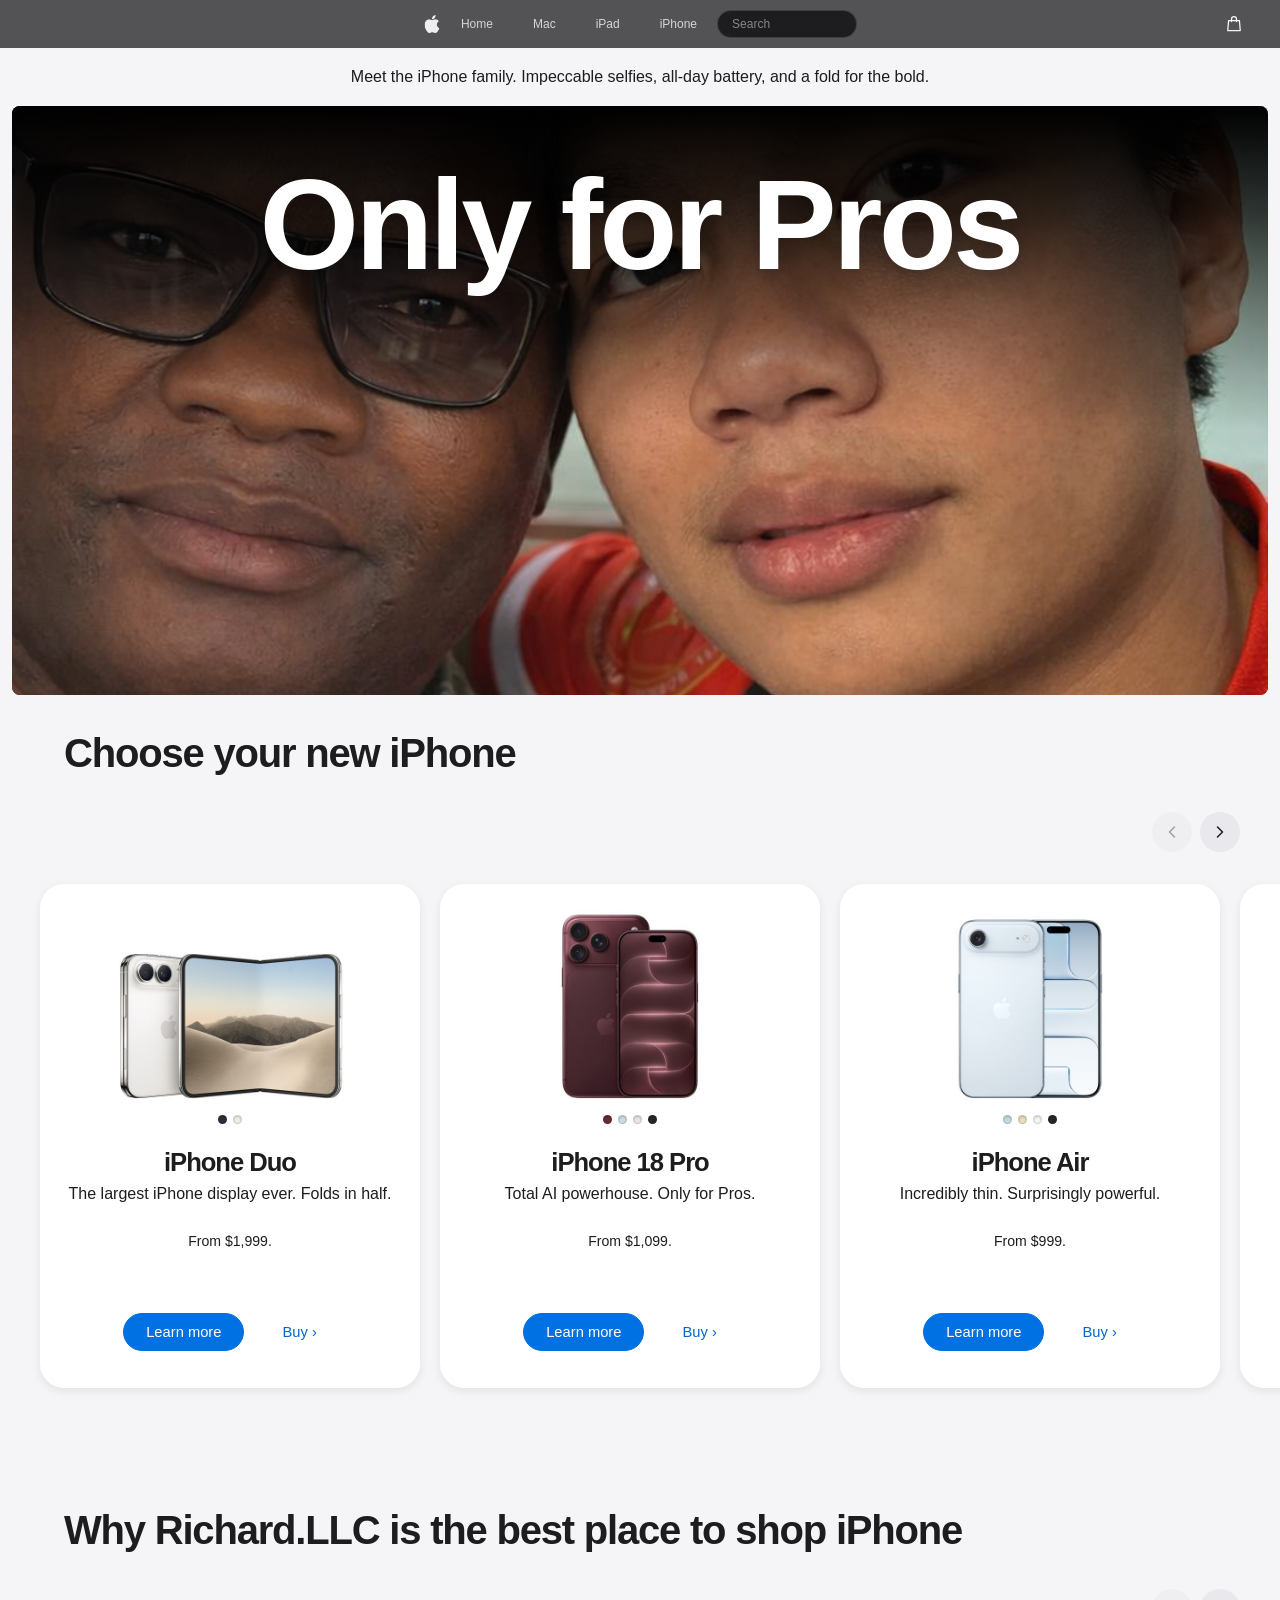
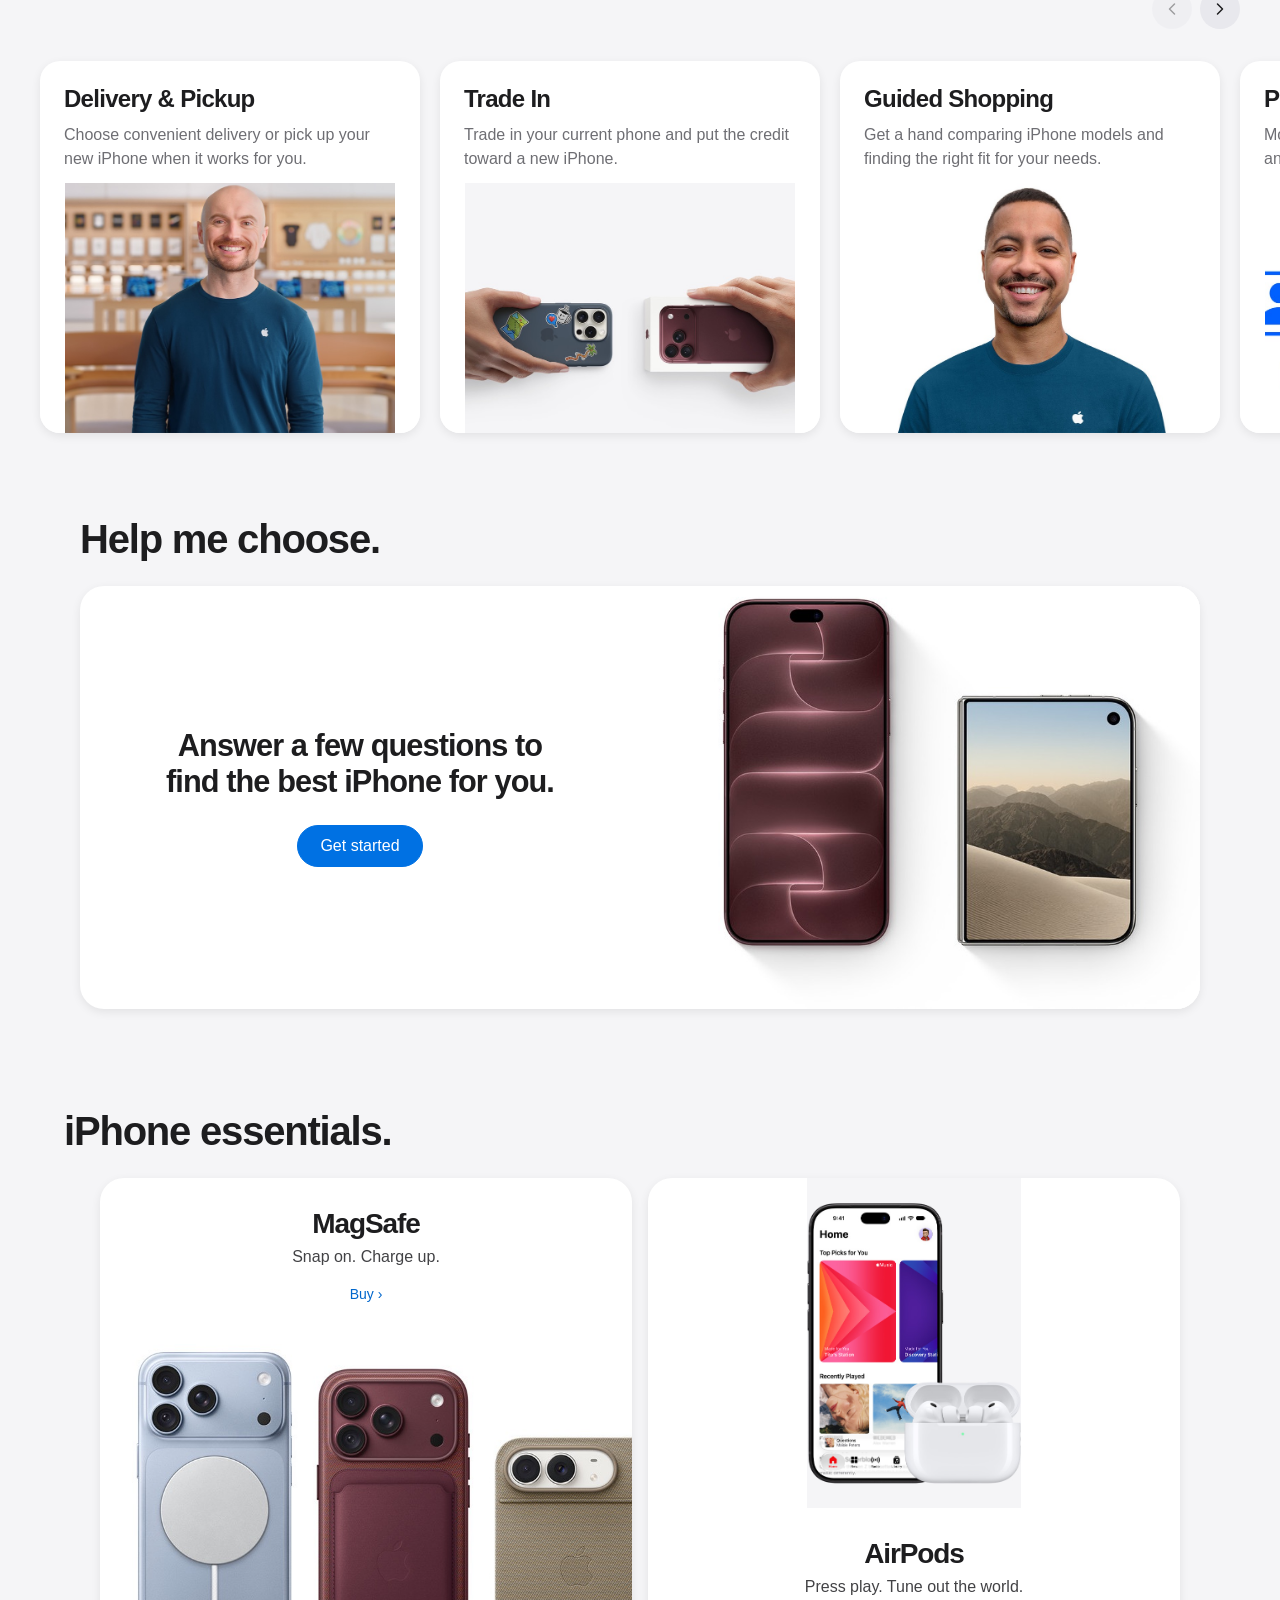
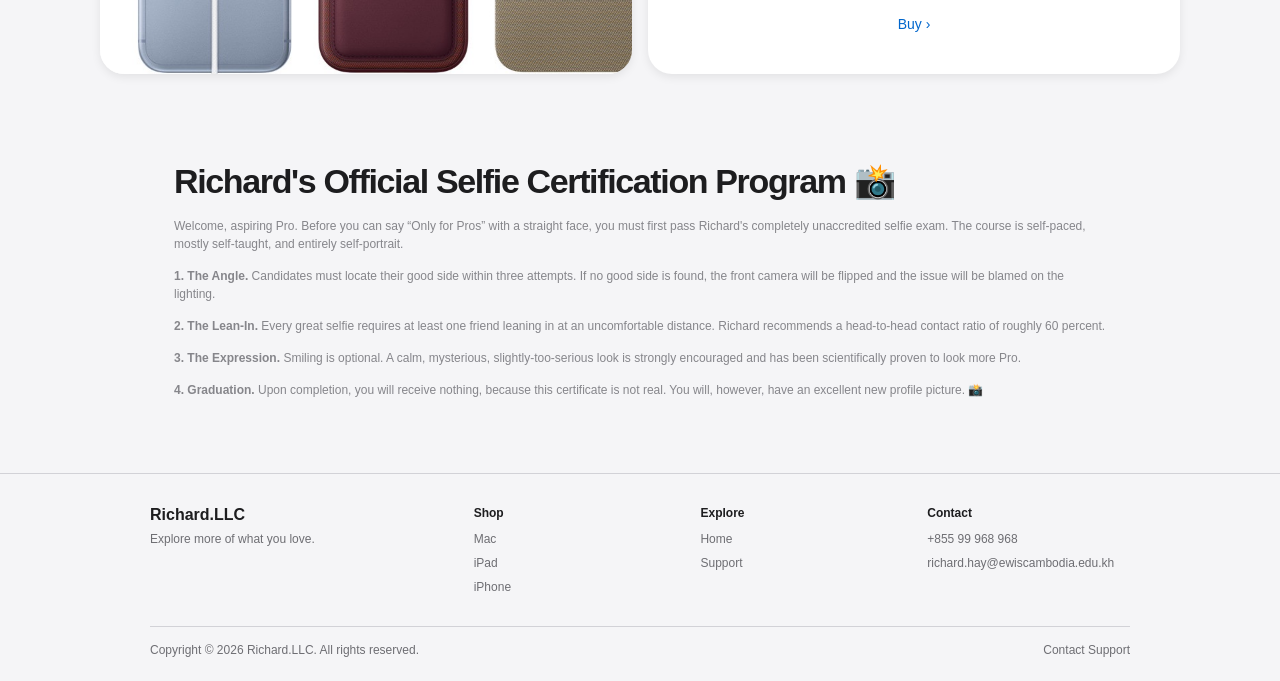
<file: iPhone.html>
<!doctype html>
<html lang="en">
  <head>
    <meta charset="utf-8">
    <meta name="viewport" content="width=device-width, initial-scale=1">
    <title>iPhone - Richard.LLC</title>
    <link rel="stylesheet" href="style.css">
    <link rel="stylesheet" href="responsive.css">
  </head>
  <body data-iphone-page>
    <nav class="navbar">
      <button
        class="mobile-menu-toggle"
        type="button"
        aria-label="Open navigation menu"
        aria-controls="nav-links"
        aria-expanded="false"
      >
        <span></span>
        <span></span>
        <span></span>
      </button>
      <a href="index.html" class="navbar-brand" aria-label="Richard.LLC home">
        <img src="images/Apple Logo.png" alt="" class="logo">
      </a>
      <ul id="nav-links" class="nav-links">
        <!-- Home with Full-Width Mega-Menu Dropdown -->
        <li class="dropdown">
          <a href="index.html">Home</a>
          <div class="dropdown-menu">
            <div class="dropdown-content">
              <div class="menu-column">
                <span class="menu-category">Explore</span>
                <a href="index.html">Home Overview</a>
                <a href="Mac.html">Mac</a>
                <a href="iPad.html">iPad</a>
                <a href="iPhone.html">iPhone</a>
              </div>
              <div class="menu-column">
                <span class="menu-category">Shop</span>
                <a href="Mac.html">Shop Mac</a>
                <a href="iPad.html">Shop iPad</a>
                <a href="iPhone.html">Shop iPhone</a>
              </div>
              <div class="menu-column">
                <span class="menu-category">Quick Links</span>
                <a href="support.html#support-contact">Find a Store</a>
                <a href="#shopping-bag" data-open-bag-link>Order Status</a>
                <a href="support.html">Support</a>
              </div>
            </div>
          </div>
        </li>

        <!-- Direct Navigation Links -->
        <li><a href="Mac.html">Mac</a></li>
        <li><a href="iPad.html">iPad</a></li>
        <li><a href="iPhone.html">iPhone</a></li>

      </ul>
      <div class="search-item">
        <input id="site-search" type="search" class="search-bar" placeholder="Search" aria-label="Search">
      </div>
      <button
        class="search-toggle"
        type="button"
        aria-label="Open search"
        aria-controls="site-search"
        aria-expanded="false"
      >
        <svg viewBox="0 0 20 20" aria-hidden="true">
          <circle cx="8.5" cy="8.5" r="5.5"></circle>
          <path d="m13 13 4 4"></path>
        </svg>
      </button>
      <button class="bag-toggle" type="button" aria-label="Shopping bag, 0 items" aria-haspopup="dialog" data-open-mac-bag>
        <svg viewBox="0 0 24 24" aria-hidden="true">
          <path d="M5.5 8h13l1 12h-15l1-12Z"></path>
          <path d="M9 9V6a3 3 0 0 1 6 0v3"></path>
        </svg>
        <span class="bag-count" data-mac-bag-count hidden>0</span>
      </button>
    </nav>
    <p class="mac-announcement">
      Meet the iPhone family. Impeccable selfies, all-day battery, and a fold for the bold.
    </p>
    <section class="iphone-banner" aria-labelledby="iphone-banner-heading">
      <img
        class="iphone-banner-image"
        src="Richard%20images/758A1CEE-E4AF-4F1E-B6A7-43D12E120486.PNG"
        alt="Richard posing for a selfie with another person"
      >
      <h1 class="iphone-banner-title" id="iphone-banner-heading">Only for Pros</h1>
    </section>
    <header class="mac-page-heading">
      <h1>Choose your new iPhone</h1>
    </header>
    <main class="ipad-product-carousel">
      <div class="mac-benefits-controls ipad-carousel-controls" role="group" aria-label="iPhone carousel controls">
        <button class="ipad-carousel-previous" type="button" aria-label="Previous iPhone models" disabled>
          <svg viewBox="0 0 24 24" aria-hidden="true"><path d="m15 18-6-6 6-6"></path></svg>
        </button>
        <button class="ipad-carousel-next" type="button" aria-label="Next iPhone models">
          <svg viewBox="0 0 24 24" aria-hidden="true"><path d="m9 18 6-6-6-6"></path></svg>
        </button>
      </div>
      <div class="ipad-product-track" tabindex="0" role="region" aria-label="iPhone models" aria-roledescription="carousel">
      <article class="mac-product-card" id="iphone-duo" data-buy-mac-card="iphone-duo" tabindex="0" aria-label="Open buy options for iPhone Duo" role="group" aria-roledescription="slide">
        <div class="mac-product-image-wrap">
          <img class="mac-product-image" src="iPhone images/nav_iphone_duo.jpg" alt="iPhone Duo unfolded beside its back with a dual camera">
        </div>
        <ul class="mac-product-finishes" aria-label="Available finishes">
          <li class="finish-night-sky"><span class="visually-hidden">Night sky</span></li>
          <li class="finish-star-white"><span class="visually-hidden">Star white</span></li>
        </ul>
        <div class="mac-product-details">
          <h2>iPhone Duo</h2>
          <p class="mac-product-tagline">The largest iPhone display ever. Folds in half.</p>
          <div class="mac-product-pricing"><p>From $1,999.</p></div>
          <div class="mac-product-actions">
            <a class="hero-button hero-button-primary" href="support.html#support-iphone-duo">Learn more</a>
            <button class="hero-button hero-button-secondary" type="button" data-buy-mac="iphone-duo">Buy ›</button>
          </div>
        </div>
      </article>
      <article class="mac-product-card" id="iphone-18-pro" data-buy-mac-card="iphone-18-pro" tabindex="0" aria-label="Open buy options for iPhone 18 Pro" role="group" aria-roledescription="slide">
        <div class="mac-product-image-wrap">
          <img class="mac-product-image" src="iPhone images/nav_iphone_18_pro.jpg" alt="iPhone 18 Pro in burgundy, front and back">
        </div>
        <ul class="mac-product-finishes" aria-label="Available finishes">
          <li class="finish-burgundy"><span class="visually-hidden">Burgundy</span></li>
          <li class="finish-glacier"><span class="visually-hidden">Glacier</span></li>
          <li class="finish-silver"><span class="visually-hidden">Silver</span></li>
          <li class="finish-space-black"><span class="visually-hidden">Black</span></li>
        </ul>
        <div class="mac-product-details">
          <h2>iPhone 18 Pro</h2>
          <p class="mac-product-tagline">Total AI powerhouse. Only for Pros.</p>
          <div class="mac-product-pricing"><p>From $1,099.</p></div>
          <div class="mac-product-actions">
            <a class="hero-button hero-button-primary" href="support.html#support-iphone-18-pro">Learn more</a>
            <button class="hero-button hero-button-secondary" type="button" data-buy-mac="iphone-18-pro">Buy ›</button>
          </div>
        </div>
      </article>
      <article class="mac-product-card" id="iphone-air" data-buy-mac-card="iphone-air" tabindex="0" aria-label="Open buy options for iPhone Air" role="group" aria-roledescription="slide">
        <div class="mac-product-image-wrap">
          <img class="mac-product-image" src="iPhone images/nav_iphone_air.jpg" alt="iPhone Air, front and back">
        </div>
        <ul class="mac-product-finishes" aria-label="Available finishes">
          <li class="finish-sky-blue"><span class="visually-hidden">Sky blue</span></li>
          <li class="finish-light-gold"><span class="visually-hidden">Light gold</span></li>
          <li class="finish-cloud-white"><span class="visually-hidden">Cloud white</span></li>
          <li class="finish-space-black"><span class="visually-hidden">Space black</span></li>
        </ul>
        <div class="mac-product-details">
          <h2>iPhone Air</h2>
          <p class="mac-product-tagline">Incredibly thin. Surprisingly powerful.</p>
          <div class="mac-product-pricing"><p>From $999.</p></div>
          <div class="mac-product-actions">
            <a class="hero-button hero-button-primary" href="support.html#support-iphone-air">Learn more</a>
            <button class="hero-button hero-button-secondary" type="button" data-buy-mac="iphone-air">Buy ›</button>
          </div>
        </div>
      </article>
      <article class="mac-product-card" id="iphone-17" data-buy-mac-card="iphone-17" tabindex="0" aria-label="Open buy options for iPhone 17" role="group" aria-roledescription="slide">
        <div class="mac-product-image-wrap">
          <img class="mac-product-image" src="iPhone images/nav_iphone_17.jpg" alt="iPhone 17 in lavender, front and back">
        </div>
        <ul class="mac-product-finishes" aria-label="Available finishes">
          <li class="finish-lavender"><span class="visually-hidden">Lavender</span></li>
          <li class="finish-mist-blue"><span class="visually-hidden">Mist blue</span></li>
          <li class="finish-sage"><span class="visually-hidden">Sage</span></li>
          <li class="finish-white"><span class="visually-hidden">White</span></li>
          <li class="finish-black"><span class="visually-hidden">Black</span></li>
        </ul>
        <div class="mac-product-details">
          <h2>iPhone 17</h2>
          <p class="mac-product-tagline">Brilliant display. Five gorgeous colors.</p>
          <div class="mac-product-pricing"><p>From $799.</p></div>
          <div class="mac-product-actions">
            <a class="hero-button hero-button-primary" href="support.html#support-iphone-17">Learn more</a>
            <button class="hero-button hero-button-secondary" type="button" data-buy-mac="iphone-17">Buy ›</button>
          </div>
        </div>
      </article>
      <article class="mac-product-card" id="iphone-17e" data-buy-mac-card="iphone-17e" tabindex="0" aria-label="Open buy options for iPhone 17e" role="group" aria-roledescription="slide">
        <div class="mac-product-image-wrap">
          <img class="mac-product-image" src="iPhone images/nav_iphone_17e.jpg" alt="iPhone 17e, front and back">
        </div>
        <ul class="mac-product-finishes" aria-label="Available finishes">
          <li class="finish-soft-pink"><span class="visually-hidden">Soft pink</span></li>
          <li class="finish-white"><span class="visually-hidden">White</span></li>
          <li class="finish-black"><span class="visually-hidden">Black</span></li>
        </ul>
        <div class="mac-product-details">
          <h2>iPhone 17e</h2>
          <p class="mac-product-tagline">All the essentials. Built to last.</p>
          <div class="mac-product-pricing"><p>From $599.</p></div>
          <div class="mac-product-actions">
            <a class="hero-button hero-button-primary" href="support.html#support-iphone-17e">Learn more</a>
            <button class="hero-button hero-button-secondary" type="button" data-buy-mac="iphone-17e">Buy ›</button>
          </div>
        </div>
      </article>
      </div>
    </main>
    <header class="mac-page-heading">
      <h1>Why Richard.LLC is the best place to shop iPhone</h1>
    </header>
    <section class="mac-benefits-carousel" aria-label="Why shop iPhone with Richard.LLC">
      <div class="mac-benefits-controls">
        <button class="mac-benefit-previous" type="button" aria-label="Previous benefits" disabled>
          <svg viewBox="0 0 24 24" aria-hidden="true"><path d="m15 18-6-6 6-6"></path></svg>
        </button>
        <button class="mac-benefit-next" type="button" aria-label="Next benefits">
          <svg viewBox="0 0 24 24" aria-hidden="true"><path d="m9 18 6-6-6-6"></path></svg>
        </button>
      </div>
      <div class="mac-benefits-track" tabindex="0" aria-label="Scroll through iPhone shopping benefits">
        <article class="mac-benefit-card">
          <div class="mac-benefit-copy">
            <h2>Delivery &amp; Pickup</h2>
            <p>Choose convenient delivery or pick up your new iPhone when it works for you.</p>
          </div>
          <img src="why iphone images/Delivery &amp; Pickup.jpg" alt="Store specialist smiling in a Richard.LLC store">
        </article>
        <article class="mac-benefit-card">
          <div class="mac-benefit-copy">
            <h2>Trade In</h2>
            <p>Trade in your current phone and put the credit toward a new iPhone.</p>
          </div>
          <img src="why iphone images/Trade In.jpg" alt="An older iPhone being swapped for a new iPhone in its box">
        </article>
        <article class="mac-benefit-card">
          <div class="mac-benefit-copy">
            <h2>Guided Shopping</h2>
            <p>Get a hand comparing iPhone models and finding the right fit for your needs.</p>
          </div>
          <img src="why iphone images/Guided Shopping.jpg" alt="Smiling store specialist ready to help">
        </article>
        <article class="mac-benefit-card">
          <div class="mac-benefit-copy">
            <h2>Personal Setup</h2>
            <p>Move your photos, contacts, and apps over and make your new iPhone feel like yours.</p>
          </div>
          <img src="why iphone images/Personal Setup.jpg" alt="Icons for contacts, messages, apps, photos, and iCloud">
        </article>
        <article class="mac-benefit-card">
          <div class="mac-benefit-copy">
            <h2>Personalized Engraving</h2>
            <p>Add a personal touch to AirPods to go with your new iPhone.</p>
          </div>
          <img src="why iphone images/Personalized Engraving.jpg" alt="AirPods cases engraved with initials and emoji">
        </article>
        <article class="mac-benefit-card">
          <div class="mac-benefit-copy">
            <h2>Ways to pay</h2>
            <p>Explore payment options and choose the way that works best for you.</p>
          </div>
          <img src="why iphone images/Ways to pay.jpg" alt="Titanium credit card">
        </article>
      </div>
    </section>
    <section class="mac-chooser" aria-labelledby="iphone-chooser-heading">
      <h2 class="mac-chooser-heading" id="iphone-chooser-heading">Help me choose.</h2>
      <article
        class="mac-chooser-card"
        role="button"
        tabindex="0"
        aria-haspopup="dialog"
        aria-label="Get started: answer a few questions to find the best iPhone for you"
        data-open-mac-chooser
      >
        <div class="mac-chooser-copy">
          <p>Answer a few questions to find the best iPhone for you.</p>
          <span class="hero-button hero-button-primary">Get started</span>
        </div>
        <img src="why iphone images/Compare.jpg" alt="iPhone 18 Pro next to a folded iPhone Duo">
      </article>
    </section>
    <section class="ipad-essentials" aria-labelledby="iphone-essentials-heading">
      <header class="mac-page-heading">
        <h1 id="iphone-essentials-heading">iPhone essentials.</h1>
      </header>
      <div class="ipad-essentials-grid">
        <article
          class="ipad-essential-card"
          data-buy-mac-card="magsafe-charger"
          tabindex="0"
          aria-label="Open buy options for MagSafe Charger"
        >
          <div class="ipad-essential-copy">
            <h2>MagSafe</h2>
            <p>Snap on. Charge up.</p>
            <button class="hero-button hero-button-secondary" type="button" data-buy-mac="magsafe-charger">Buy ›</button>
          </div>
          <img src="why iphone images/MagSafe.jpg" alt="iPhone models with a MagSafe charger, wallet, and case">
        </article>
        <article
          class="ipad-essential-card ipad-essential-keyboard"
          data-buy-mac-card="airpods"
          tabindex="0"
          aria-label="Open buy options for AirPods"
        >
          <img src="why iphone images/AirPods.jpg" alt="AirPods in front of an iPhone playing music">
          <div class="ipad-essential-copy">
            <h2>AirPods</h2>
            <p>Press play. Tune out the world.</p>
            <button class="hero-button hero-button-secondary" type="button" data-buy-mac="airpods">Buy ›</button>
          </div>
        </article>
      </div>
    </section>
    <dialog class="mac-chooser-dialog" aria-labelledby="mac-chooser-dialog-title">
      <form class="mac-chooser-form" novalidate>
        <h2 id="mac-chooser-dialog-title">Find your iPhone</h2>
        <div class="mac-chooser-progress">
          <progress class="mac-chooser-progress-bar" max="4" value="1" aria-label="Question 1 of 4"></progress>
          <p class="mac-chooser-step-count" aria-live="polite">Question 1 of 4</p>
        </div>
        <fieldset class="mac-chooser-step" data-step="0">
          <legend>What budget works for you?</legend>
          <label for="iphone-chooser-budget">Choose a price range</label>
          <select id="iphone-chooser-budget" name="budget" required>
            <option value="" selected disabled>Choose a budget</option>
            <option value="under-700">Under $700</option>
            <option value="700-999">$700–$999</option>
            <option value="1000-1499">$1,000–$1,499</option>
            <option value="1500-plus">$1,500 or more</option>
          </select>
        </fieldset>
        <fieldset class="mac-chooser-step" data-step="1" hidden>
          <legend>What size feels right?</legend>
          <label for="iphone-chooser-size">Choose a size</label>
          <select id="iphone-chooser-size" name="size" required>
            <option value="" selected disabled>Choose a size</option>
            <option value="compact">Compact and easy to hold</option>
            <option value="standard">Standard size</option>
            <option value="large">As big as possible</option>
            <option value="foldable">A screen that folds open</option>
          </select>
        </fieldset>
        <fieldset class="mac-chooser-step" data-step="2" hidden>
          <legend>What will you use your iPhone for?</legend>
          <label for="iphone-chooser-use">Choose your main use</label>
          <select id="iphone-chooser-use" name="use" required>
            <option value="" selected disabled>Choose an option</option>
            <option value="everyday">Calls, messages, and everyday apps</option>
            <option value="social">Selfies and social media</option>
            <option value="creative">Pro photos and video</option>
            <option value="multitask">Reading, watching, and multitasking</option>
          </select>
        </fieldset>
        <fieldset class="mac-chooser-step" data-step="3" hidden>
          <legend>What matters most day to day?</legend>
          <label for="iphone-chooser-priority">Choose your top priority</label>
          <select id="iphone-chooser-priority" name="essential" required>
            <option value="" selected disabled>Choose a priority</option>
            <option value="battery">Long battery life</option>
            <option value="camera">The best camera</option>
            <option value="light">Thin and light</option>
            <option value="value">Great value</option>
          </select>
        </fieldset>
        <section class="mac-chooser-result" data-mac-chooser-result aria-labelledby="mac-chooser-result-title" hidden>
          <p class="mac-chooser-result-eyebrow">Your iPhone match</p>
          <h3 id="mac-chooser-result-title" data-mac-recommendation-title></h3>
          <p data-mac-recommendation-description></p>
          <img data-mac-recommendation-image alt="">
          <a class="hero-button hero-button-primary" data-mac-recommendation-link>Explore your iPhone</a>
        </section>
        <div class="mac-chooser-dialog-actions">
          <button class="hero-button hero-button-secondary" type="button" data-previous-mac-step hidden>Back</button>
          <button class="hero-button hero-button-primary" type="submit" data-confirm-mac-step>OK</button>
        </div>
      </form>
    </dialog>
    <dialog class="mac-buy-dialog" aria-labelledby="mac-buy-title">
      <div class="mac-buy-shell">
        <div class="mac-buy-topbar">
          <p>Shop iPhone</p>
          <button class="mac-buy-close" type="button" aria-label="Close purchase window" data-close-mac-buy>
            <span aria-hidden="true">&times;</span>
          </button>
        </div>
        <div class="mac-buy-content" data-mac-buy-content>
          <div class="mac-buy-product-visual"><img data-mac-buy-image alt=""></div>
          <form class="mac-buy-form" data-mac-buy-form>
            <p class="mac-buy-eyebrow">Customize your iPhone</p>
            <h2 id="mac-buy-title" data-mac-buy-title></h2>
            <p class="mac-buy-price" data-mac-buy-price></p>
            <fieldset class="mac-buy-options" data-mac-buy-finishes>
              <legend>Finish</legend>
              <div class="mac-buy-finish-options" data-mac-buy-finish-options></div>
              <p class="mac-buy-selected-finish" data-mac-buy-selected-finish></p>
            </fieldset>
            <div class="mac-buy-option-groups" data-mac-buy-option-groups></div>
            <p class="mac-buy-delivery">Free delivery and pickup options available.</p>
            <div class="mac-buy-footer">
              <p class="mac-buy-total" data-mac-buy-total aria-live="polite"></p>
              <button class="hero-button hero-button-primary mac-buy-submit" type="submit">Add to Bag</button>
            </div>
          </form>
        </div>
        <section class="mac-buy-confirmation" data-mac-buy-confirmation aria-live="polite" hidden>
          <p class="mac-buy-eyebrow">Your selection</p>
          <h2>Added to your bag.</h2>
          <p data-mac-buy-summary></p>
          <div class="mac-buy-confirmation-actions">
            <button class="hero-button hero-button-secondary" type="button" data-close-mac-buy>Continue shopping</button>
            <button class="hero-button hero-button-primary" type="button" data-view-mac-bag>View Bag</button>
          </div>
        </section>
      </div>
    </dialog>
    <dialog class="mac-bag-dialog" id="shopping-bag" aria-labelledby="mac-bag-title" data-mac-bag-dialog>
      <div class="mac-bag-shell">
        <header class="mac-bag-header">
          <div>
            <p class="mac-buy-eyebrow">Your bag</p>
            <h2 id="mac-bag-title">Review your items.</h2>
          </div>
          <button class="mac-buy-close" type="button" aria-label="Close shopping bag" data-close-mac-bag>
            <span aria-hidden="true">&times;</span>
          </button>
        </header>
        <div class="mac-bag-items" data-mac-bag-items></div>
        <p class="mac-bag-empty" data-mac-bag-empty hidden>Your bag is empty.</p>
        <p class="mac-bag-storage-message" data-mac-bag-storage-message role="status" hidden></p>
        <div class="mac-bag-summary" data-mac-bag-summary hidden>
          <p class="mac-bag-subtotal"><span>Estimated subtotal</span><strong data-mac-bag-subtotal></strong></p>
          <p class="mac-bag-disclaimer">Prices shown are starting prices. Final configuration pricing may vary. Checkout is a demo and does not process orders or payments.</p>
          <p class="mac-bag-checkout-message" data-mac-bag-checkout-message role="status" hidden></p>
          <button class="hero-button hero-button-primary mac-bag-checkout" type="button" data-mac-bag-checkout>Check Out</button>
        </div>
        <button class="mac-bag-continue" type="button" data-close-mac-bag>Continue shopping</button>
      </div>
    </dialog>
    <section class="bahamas-feature" aria-labelledby="iphone-story-heading">
      <h2 id="iphone-story-heading">Richard's Official Selfie Certification Program 📸</h2>
      <p>Welcome, aspiring Pro. Before you can say “Only for Pros” with a straight face, you must first pass Richard's completely unaccredited selfie exam. The course is self-paced, mostly self-taught, and entirely self-portrait.</p>
      <p><strong>1. The Angle.</strong> Candidates must locate their good side within three attempts. If no good side is found, the front camera will be flipped and the issue will be blamed on the lighting.</p>
      <p><strong>2. The Lean-In.</strong> Every great selfie requires at least one friend leaning in at an uncomfortable distance. Richard recommends a head-to-head contact ratio of roughly 60 percent.</p>
      <p><strong>3. The Expression.</strong> Smiling is optional. A calm, mysterious, slightly-too-serious look is strongly encouraged and has been scientifically proven to look more Pro.</p>
      <p><strong>4. Graduation.</strong> Upon completion, you will receive nothing, because this certificate is not real. You will, however, have an excellent new profile picture. 📸</p>
    </section>
    <footer class="site-footer">
      <div class="footer-content">
        <div class="footer-brand">
          <a href="index.html">Richard.LLC</a>
          <p>Explore more of what you love.</p>
        </div>
        <nav class="footer-links" aria-label="Footer navigation">
          <div class="footer-column">
            <h2>Shop</h2>
            <a href="Mac.html">Mac</a>
            <a href="iPad.html">iPad</a>
            <a href="iPhone.html">iPhone</a>
          </div>
          <div class="footer-column">
            <h2>Explore</h2>
            <a href="index.html">Home</a>
            <a href="support.html">Support</a>
          </div>
          <div class="footer-column">
            <h2>Contact</h2>
            <a href="tel:+85599968968">+855 99 968 968</a>
            <a href="mailto:richard.hay@ewiscambodia.edu.kh">richard.hay@ewiscambodia.edu.kh</a>
          </div>
        </nav>
        <div class="footer-bottom">
          <span>Copyright © 2026 Richard.LLC. All rights reserved.</span>
          <a href="support.html">Contact Support</a>
        </div>
      </div>
    </footer>
    <script src="script.js"></script>
  </body>
</html>
</file>
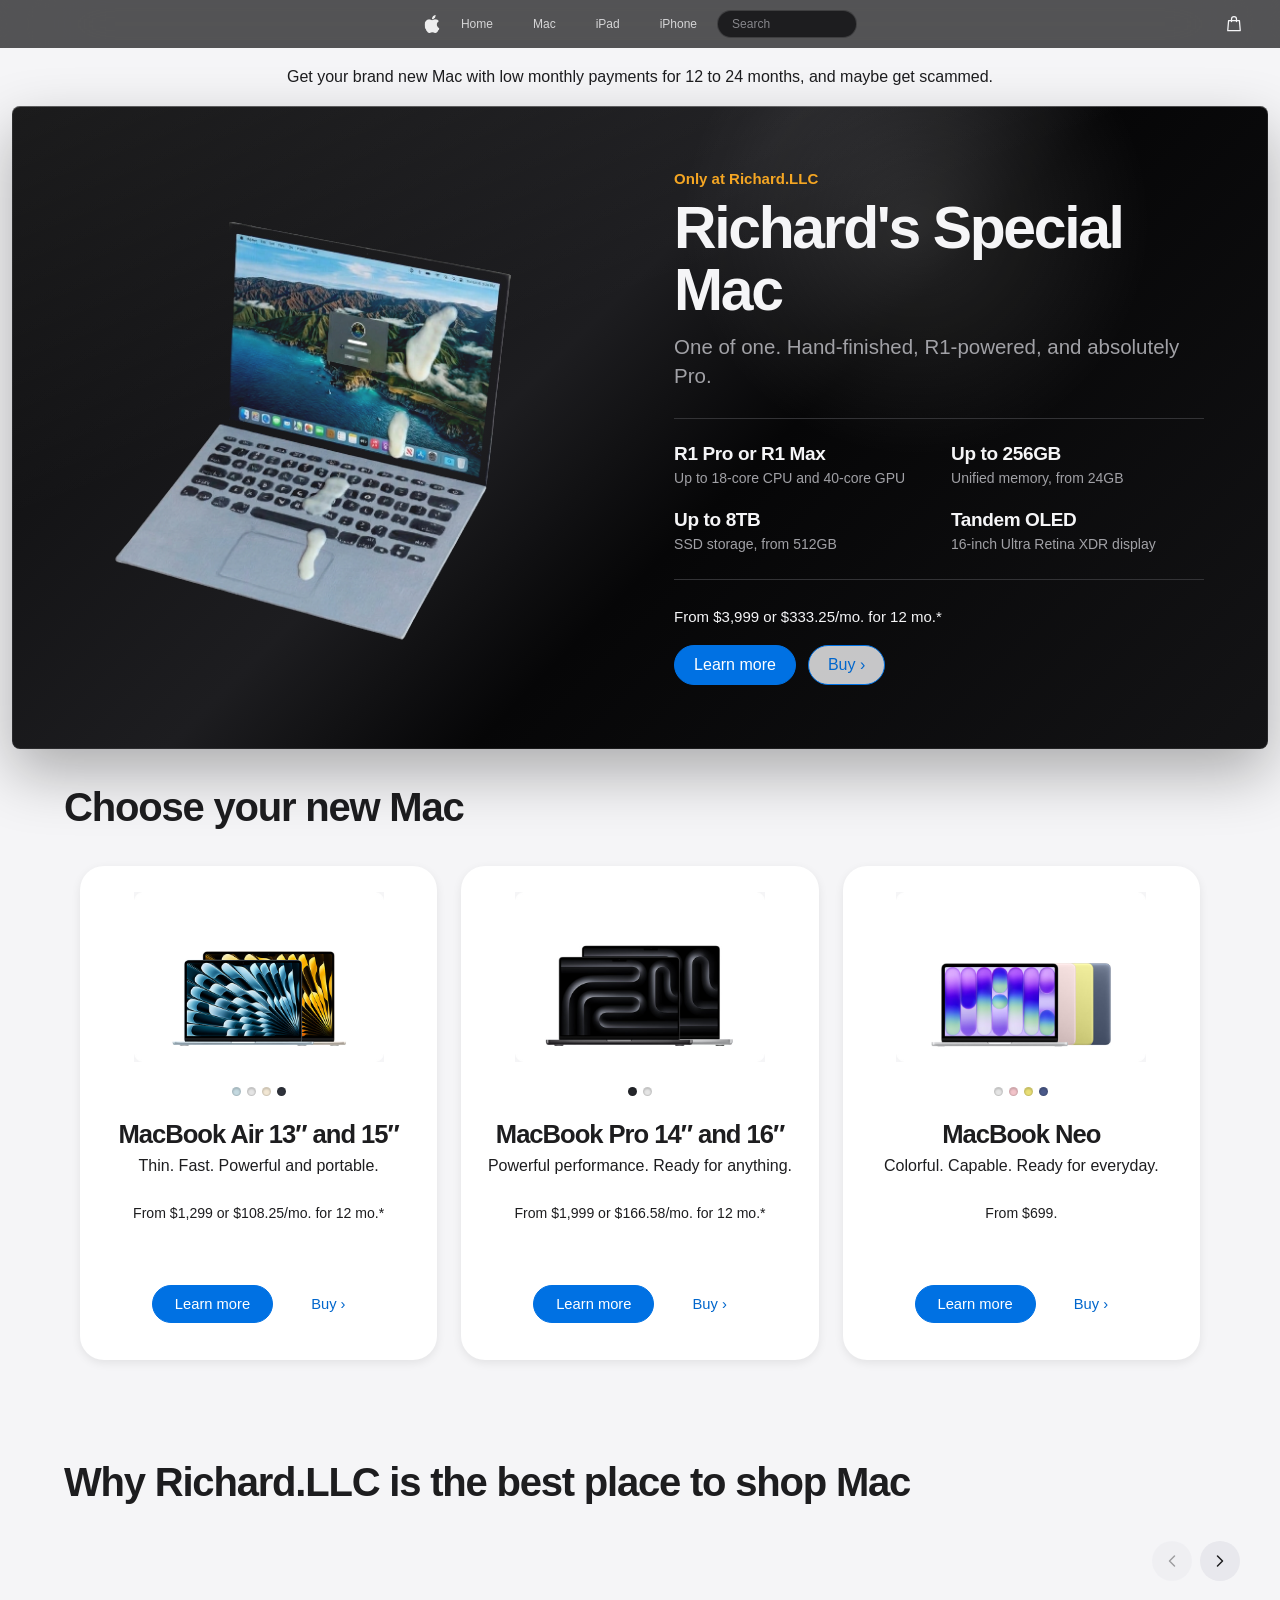
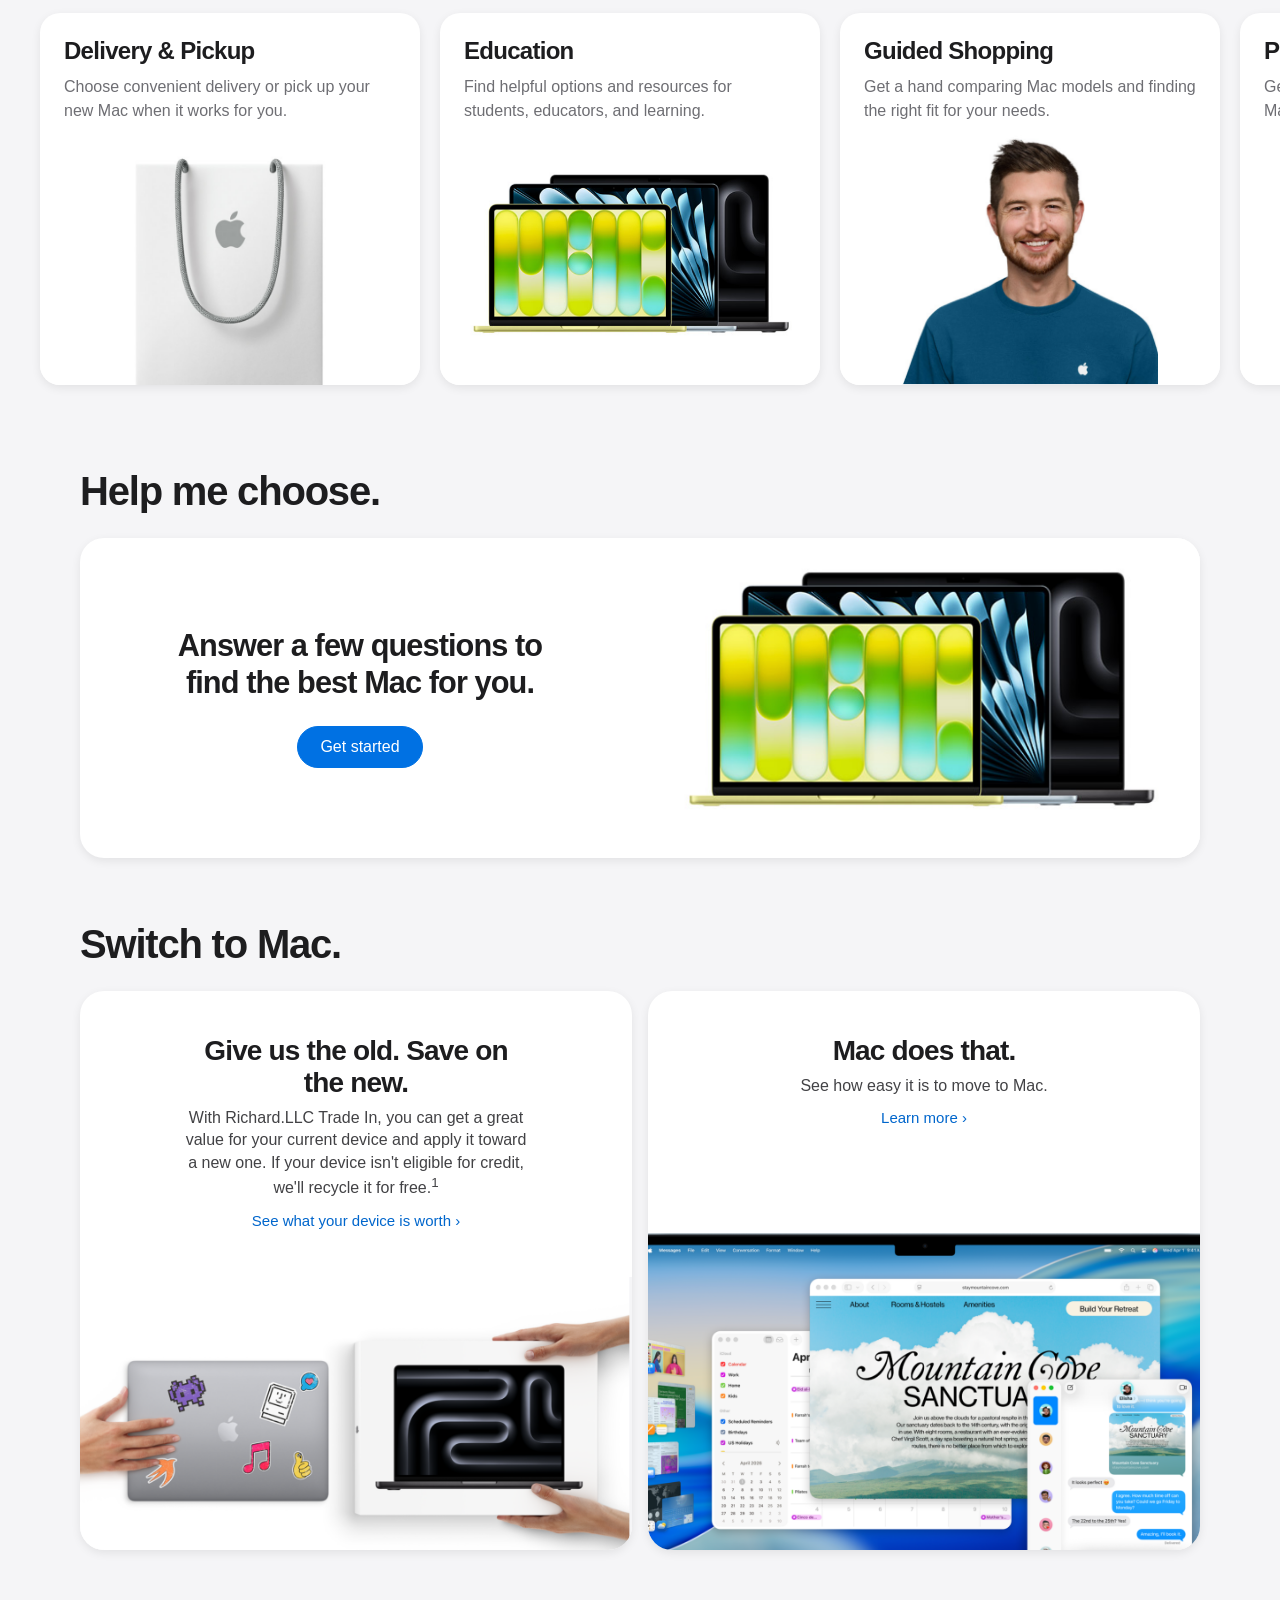
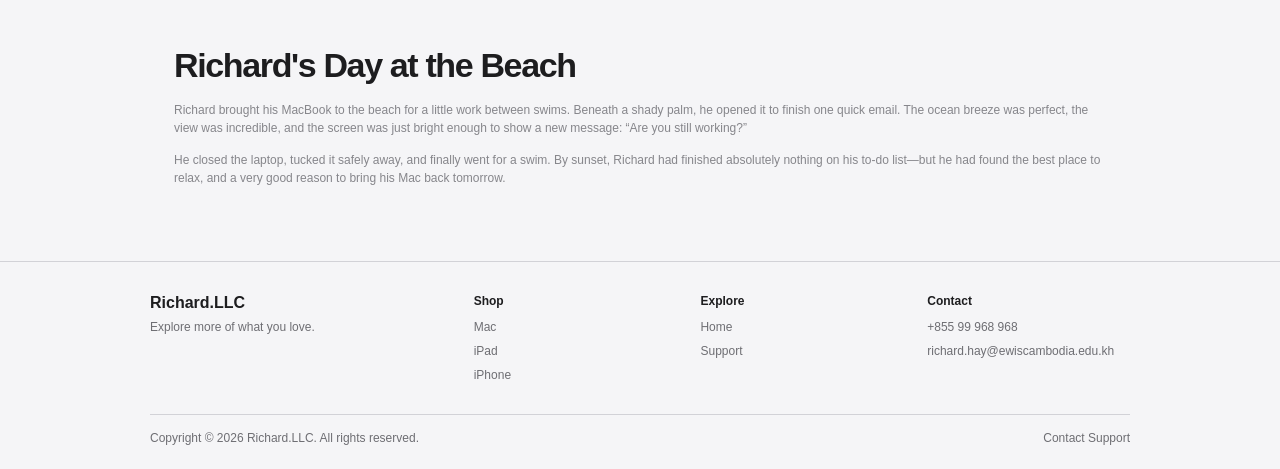
<file: Mac.html>
<!doctype html>
<html lang="en">
  <head>
    <meta charset="utf-8">
    <meta name="viewport" content="width=device-width, initial-scale=1">
    <title>Mac - Richard.LLC</title>
    <link rel="stylesheet" href="style.css">
    <link rel="stylesheet" href="responsive.css">
  </head>
  <body>
    <nav class="navbar">
      <button
        class="mobile-menu-toggle"
        type="button"
        aria-label="Open navigation menu"
        aria-controls="nav-links"
        aria-expanded="false"
      >
        <span></span>
        <span></span>
        <span></span>
      </button>
      <a href="index.html" class="navbar-brand" aria-label="Richard.LLC home">
        <img src="images/Apple Logo.png" alt="" class="logo">
      </a>
      <ul id="nav-links" class="nav-links">
        <!-- Home with Full-Width Mega-Menu Dropdown -->
        <li class="dropdown">
          <a href="index.html">Home</a>
          <div class="dropdown-menu">
            <div class="dropdown-content">
              <div class="menu-column">
                <span class="menu-category">Explore</span>
                <a href="index.html">Home Overview</a>
                <a href="Mac.html">Mac</a>
                <a href="iPad.html">iPad</a>
                <a href="iPhone.html">iPhone</a>
              </div>
              <div class="menu-column">
                <span class="menu-category">Shop</span>
                <a href="Mac.html">Shop Mac</a>
                <a href="iPad.html">Shop iPad</a>
                <a href="iPhone.html">Shop iPhone</a>
              </div>
              <div class="menu-column">
                <span class="menu-category">Quick Links</span>
                <a href="support.html#support-contact">Find a Store</a>
                <a href="#shopping-bag" data-open-bag-link>Order Status</a>
                <a href="support.html">Support</a>
              </div>
            </div>
          </div>
        </li>

        <!-- Direct Navigation Links -->
        <li><a href="Mac.html">Mac</a></li>
        <li><a href="iPad.html">iPad</a></li>
        <li><a href="iPhone.html">iPhone</a></li>

      </ul>
      <div class="search-item">
        <input id="site-search" type="search" class="search-bar" placeholder="Search" aria-label="Search">
      </div>
      <button
        class="search-toggle"
        type="button"
        aria-label="Open search"
        aria-controls="site-search"
        aria-expanded="false"
      >
        <svg viewBox="0 0 20 20" aria-hidden="true">
          <circle cx="8.5" cy="8.5" r="5.5"></circle>
          <path d="m13 13 4 4"></path>
        </svg>
      </button>
      <button class="bag-toggle" type="button" aria-label="Shopping bag, 0 items" aria-haspopup="dialog" data-open-mac-bag>
        <svg viewBox="0 0 24 24" aria-hidden="true">
          <path d="M5.5 8h13l1 12h-15l1-12Z"></path>
          <path d="M9 9V6a3 3 0 0 1 6 0v3"></path>
        </svg>
        <span class="bag-count" data-mac-bag-count hidden>0</span>
      </button>
    </nav>
    <p class="mac-announcement">
      Get your brand new Mac with low monthly payments for 12 to 24 months, and maybe get scammed.
    </p>
    <section class="mac-special reflective-surface" aria-labelledby="mac-special-heading">
      <div class="mac-special-visual">
        <img src="images/C%20on%20MacBook.jpeg" alt="Richard's Special Mac, a one-of-a-kind hand-painted MacBook">
      </div>
      <div class="mac-special-copy">
        <p class="mac-special-eyebrow">Only at Richard.LLC</p>
        <h1 id="mac-special-heading">Richard's Special Mac</h1>
        <p class="mac-special-tagline">One of one. Hand-finished, R1-powered, and absolutely Pro.</p>
        <ul class="mac-special-specs">
          <li><strong>R1 Pro or R1 Max</strong><span>Up to 18-core CPU and 40-core GPU</span></li>
          <li><strong>Up to 256GB</strong><span>Unified memory, from 24GB</span></li>
          <li><strong>Up to 8TB</strong><span>SSD storage, from 512GB</span></li>
          <li><strong>Tandem OLED</strong><span>16-inch Ultra Retina XDR display</span></li>
        </ul>
        <p class="mac-special-price">From $3,999 or $333.25/mo. for 12 mo.*</p>
        <div class="mac-special-actions">
          <a class="hero-button hero-button-primary" href="support.html#support-richards-special-mac">Learn more</a>
          <button class="hero-button hero-button-secondary" type="button" data-buy-mac="special">Buy ›</button>
        </div>
      </div>
    </section>
    <header class="mac-page-heading">
      <h1>Choose your new Mac</h1>
    </header>
    <main class="mac-product-carousel">
      <div class="mac-benefits-controls mac-product-controls" role="group" aria-label="Mac carousel controls">
        <button class="mac-product-previous" type="button" aria-label="Previous Mac models" disabled>
          <svg viewBox="0 0 24 24" aria-hidden="true">
            <path d="m15 18-6-6 6-6"></path>
          </svg>
        </button>
        <button class="mac-product-next" type="button" aria-label="Next Mac models">
          <svg viewBox="0 0 24 24" aria-hidden="true">
            <path d="m9 18 6-6-6-6"></path>
          </svg>
        </button>
      </div>
      <div
        class="mac-product-grid"
        tabindex="0"
        role="region"
        aria-label="Mac models"
        aria-roledescription="carousel"
      >
      <article
        class="mac-product-card"
        id="macbook-air"
        data-buy-mac-card="air"
        tabindex="0"
        aria-label="Open buy options for MacBook Air"
      >
        <div class="mac-product-image-wrap">
          <img
            class="mac-product-image"
            src="images/nav_mba.jpg"
            alt="MacBook Air laptops with blue and gold displays"
          >
        </div>
        <ul class="mac-product-finishes" aria-label="Available finishes">
          <li class="finish-sky-blue"><span class="visually-hidden">Sky blue</span></li>
          <li class="finish-silver"><span class="visually-hidden">Silver</span></li>
          <li class="finish-starlight"><span class="visually-hidden">Starlight</span></li>
          <li class="finish-midnight"><span class="visually-hidden">Midnight</span></li>
        </ul>
        <div class="mac-product-details">
          <h2>MacBook Air 13″ and 15″</h2>
          <p class="mac-product-tagline">Thin. Fast. Powerful and portable.</p>
          <div class="mac-product-pricing">
            <p>From $1,299 or $108.25/mo. for 12 mo.*</p>
          </div>
          <div class="mac-product-actions">
            <a class="hero-button hero-button-primary" href="support.html#support-macbook-air">Learn more</a>
            <button class="hero-button hero-button-secondary" type="button" data-buy-mac="air">Buy ›</button>
          </div>
        </div>
      </article>

      <article
        class="mac-product-card"
        id="macbook-pro"
        data-buy-mac-card="pro"
        tabindex="0"
        aria-label="Open buy options for MacBook Pro"
      >
        <div class="mac-product-image-wrap">
          <img
            class="mac-product-image"
            src="images/nav_mbp.jpg"
            alt="MacBook Pro laptops with a dark abstract display"
          >
        </div>
        <ul class="mac-product-finishes" aria-label="Available finishes">
          <li class="finish-space-black"><span class="visually-hidden">Space black</span></li>
          <li class="finish-silver"><span class="visually-hidden">Silver</span></li>
        </ul>
        <div class="mac-product-details">
          <h2>MacBook Pro 14″ and 16″</h2>
          <p class="mac-product-tagline">Powerful performance. Ready for anything.</p>
          <div class="mac-product-pricing">
            <p>From $1,999 or $166.58/mo. for 12 mo.*</p>
          </div>
          <div class="mac-product-actions">
            <a class="hero-button hero-button-primary" href="support.html#support-macbook-pro">Learn more</a>
            <button class="hero-button hero-button-secondary" type="button" data-buy-mac="pro">Buy ›</button>
          </div>
        </div>
      </article>

      <article
        class="mac-product-card"
        id="macbook-neo"
        data-buy-mac-card="neo"
        tabindex="0"
        aria-label="Open buy options for MacBook Neo"
      >
        <div class="mac-product-image-wrap">
          <img
            class="mac-product-image"
            src="why mac images/nav_mbn.jpg"
            alt="MacBook Neo laptops in several colors"
          >
        </div>
        <ul class="mac-product-finishes" aria-label="Available finishes">
          <li class="finish-silver"><span class="visually-hidden">Silver</span></li>
          <li class="finish-neo-pink"><span class="visually-hidden">Blush</span></li>
          <li class="finish-neo-yellow"><span class="visually-hidden">Citrus</span></li>
          <li class="finish-neo-blue"><span class="visually-hidden">Indigo</span></li>
        </ul>
        <div class="mac-product-details">
          <h2>MacBook Neo</h2>
          <p class="mac-product-tagline">Colorful. Capable. Ready for everyday.</p>
          <div class="mac-product-pricing">
            <p>From $699.</p>
          </div>
          <div class="mac-product-actions">
            <a class="hero-button hero-button-primary" href="support.html#support-macbook-neo">Learn more</a>
            <button class="hero-button hero-button-secondary" type="button" data-buy-mac="neo">Buy ›</button>
          </div>
        </div>
      </article>
      </div>
    </main>
    <header class="mac-page-heading">
      <h1>Why Richard.LLC is the best place to shop Mac</h1>
    </header>
    <section class="mac-benefits-carousel" aria-label="Why shop Mac with Richard.LLC">
      <div class="mac-benefits-controls">
        <button class="mac-benefit-previous" type="button" aria-label="Previous benefits" disabled>
          <svg viewBox="0 0 24 24" aria-hidden="true">
            <path d="m15 18-6-6 6-6"></path>
          </svg>
        </button>
        <button class="mac-benefit-next" type="button" aria-label="Next benefits">
          <svg viewBox="0 0 24 24" aria-hidden="true">
            <path d="m9 18 6-6-6-6"></path>
          </svg>
        </button>
      </div>
      <div class="mac-benefits-track" tabindex="0" aria-label="Scroll through Mac shopping benefits">
        <article class="mac-benefit-card">
          <div class="mac-benefit-copy">
            <h2>Delivery &amp; Pickup</h2>
            <p>Choose convenient delivery or pick up your new Mac when it works for you.</p>
          </div>
          <img src="why mac images/Delivery &amp; Pickup.png" alt="Apple shopping bag">
        </article>
        <article class="mac-benefit-card">
          <div class="mac-benefit-copy">
            <h2>Education</h2>
            <p>Find helpful options and resources for students, educators, and learning.</p>
          </div>
          <img src="why mac images/Education.png" alt="Apple team member">
        </article>
        <article class="mac-benefit-card">
          <div class="mac-benefit-copy">
            <h2>Guided Shopping</h2>
            <p>Get a hand comparing Mac models and finding the right fit for your needs.</p>
          </div>
          <img src="why mac images/Guided Shopping.png" alt="A selection of Mac laptops">
        </article>
        <article class="mac-benefit-card">
          <div class="mac-benefit-copy">
            <h2>Personal Setup</h2>
            <p>Get help getting started and making your new Mac feel like yours.</p>
          </div>
          <img src="why mac images/Personal Setup.png" alt="Personalized Apple Card">
        </article>
        <article class="mac-benefit-card">
          <div class="mac-benefit-copy">
            <h2>Ways to pay</h2>
            <p>Explore payment options and choose the way that works best for you.</p>
          </div>
          <img src="why mac images/Ways to pay.png" alt="Mac devices and accessories">
        </article>
      </div>
    </section>
    <section class="mac-chooser" aria-labelledby="mac-chooser-heading">
      <h2 class="mac-chooser-heading" id="mac-chooser-heading">Help me choose.</h2>
      <article
        class="mac-chooser-card"
        role="button"
        tabindex="0"
        aria-haspopup="dialog"
        aria-label="Get started: answer a few questions to find the best Mac for you"
        data-open-mac-chooser
      >
        <div class="mac-chooser-copy">
          <p>Answer a few questions to find the best Mac for you.</p>
          <span class="hero-button hero-button-primary">Get started</span>
        </div>
        <img
          src="why mac images/Education.png"
          alt="MacBook laptops with colorful displays"
        >
      </article>
    </section>
    <section class="mac-switch" aria-labelledby="mac-switch-heading">
      <h2 class="mac-switch-heading" id="mac-switch-heading">Switch to Mac.</h2>
      <div class="mac-switch-grid">
        <article class="mac-switch-card">
          <div class="mac-switch-copy">
            <h3>Give us the old. Save on the new.</h3>
            <p>With Richard.LLC Trade In, you can get a great value for your current device and apply it toward a new one. If your device isn't eligible for credit, we'll recycle it for free.<sup>1</sup></p>
            <a href="support.html">See what your device is worth <span aria-hidden="true">›</span></a>
          </div>
          <img class="mac-switch-art mac-switch-trade-art" src="why mac images/Trade in.png" alt="An older MacBook being traded in for a new MacBook">
        </article>
        <article class="mac-switch-card">
          <div class="mac-switch-copy">
            <h3>Mac does that.</h3>
            <p>See how easy it is to move to Mac.</p>
            <a href="support.html">Learn more <span aria-hidden="true">›</span></a>
          </div>
          <img class="mac-switch-art mac-switch-move-art" src="why mac images/does that.png" alt="Mac apps and windows displayed across a Mac desktop and laptop">
        </article>
      </div>
    </section>
    <dialog class="mac-chooser-dialog" aria-labelledby="mac-chooser-dialog-title">
      <form class="mac-chooser-form" novalidate>
        <h2 id="mac-chooser-dialog-title">Find your Mac</h2>
        <div class="mac-chooser-progress">
          <progress class="mac-chooser-progress-bar" max="4" value="1" aria-label="Question 1 of 4"></progress>
          <p class="mac-chooser-step-count" aria-live="polite">Question 1 of 4</p>
        </div>
        <fieldset class="mac-chooser-step" data-step="0">
          <legend>What budget works for you?</legend>
          <label for="mac-chooser-budget">Choose a price range</label>
          <select id="mac-chooser-budget" name="budget" required>
            <option value="" selected disabled>Choose a budget</option>
            <option value="under-1000">Under $1,000</option>
            <option value="1000-1500">$1,000–$1,500</option>
            <option value="1500-2000">$1,500–$2,000</option>
            <option value="over-2000">$2,000 or more</option>
          </select>
        </fieldset>
        <fieldset class="mac-chooser-step" data-step="1" hidden>
          <legend>What peripherals do you need?</legend>
          <label for="mac-chooser-peripherals">Choose what you plan to use</label>
          <select id="mac-chooser-peripherals" name="peripherals" required>
            <option value="" selected disabled>Choose an option</option>
            <option value="none">Just the Mac</option>
            <option value="display">An external display</option>
            <option value="accessories">Keyboard, mouse, or other accessories</option>
            <option value="both">A display and accessories</option>
          </select>
        </fieldset>
        <fieldset class="mac-chooser-step" data-step="2" hidden>
          <legend>What will you use your Mac for?</legend>
          <label for="mac-chooser-use">Choose your main use</label>
          <select id="mac-chooser-use" name="use" required>
            <option value="" selected disabled>Choose an option</option>
            <option value="everyday">Everyday tasks</option>
            <option value="school">School or work</option>
            <option value="creative">Creative projects</option>
            <option value="professional">Demanding professional work</option>
          </select>
        </fieldset>
        <fieldset class="mac-chooser-step" data-step="3" hidden>
          <legend>What matters most day to day?</legend>
          <label for="mac-chooser-essential">Choose your top priority</label>
          <select id="mac-chooser-essential" name="essential" required>
            <option value="" selected disabled>Choose a priority</option>
            <option value="portable">Easy to carry</option>
            <option value="battery">Long battery life</option>
            <option value="display">A larger display</option>
            <option value="performance">Fast performance for everything</option>
          </select>
        </fieldset>
        <section class="mac-chooser-result" data-mac-chooser-result aria-labelledby="mac-chooser-result-title" hidden>
          <p class="mac-chooser-result-eyebrow">Your Mac match</p>
          <h3 id="mac-chooser-result-title" data-mac-recommendation-title></h3>
          <p data-mac-recommendation-description></p>
          <img data-mac-recommendation-image alt="">
          <a class="hero-button hero-button-primary" data-mac-recommendation-link>Explore your Mac</a>
        </section>
        <div class="mac-chooser-dialog-actions">
          <button class="hero-button hero-button-secondary" type="button" data-previous-mac-step hidden>
            Back
          </button>
          <button class="hero-button hero-button-primary" type="submit" data-confirm-mac-step>OK</button>
        </div>
      </form>
    </dialog>
    <dialog class="mac-buy-dialog" aria-labelledby="mac-buy-title">
      <div class="mac-buy-shell">
        <div class="mac-buy-topbar">
          <p>Shop Mac</p>
          <button class="mac-buy-close" type="button" aria-label="Close purchase window" data-close-mac-buy>
            <span aria-hidden="true">&times;</span>
          </button>
        </div>
        <div class="mac-buy-content" data-mac-buy-content>
          <div class="mac-buy-product-visual">
            <img data-mac-buy-image alt="">
          </div>
          <form class="mac-buy-form" data-mac-buy-form>
            <p class="mac-buy-eyebrow">Customize your Mac</p>
            <h2 id="mac-buy-title" data-mac-buy-title></h2>
            <p class="mac-buy-price" data-mac-buy-price></p>
            <fieldset class="mac-buy-options" data-mac-buy-finishes>
              <legend>Finish</legend>
              <div class="mac-buy-finish-options" data-mac-buy-finish-options></div>
              <p class="mac-buy-selected-finish" data-mac-buy-selected-finish></p>
            </fieldset>
            <div class="mac-buy-option-groups" data-mac-buy-option-groups></div>
            <p class="mac-buy-delivery">Free delivery and pickup options available.</p>
            <div class="mac-buy-footer">
              <p class="mac-buy-total" data-mac-buy-total aria-live="polite"></p>
              <button class="hero-button hero-button-primary mac-buy-submit" type="submit">Add to Bag</button>
            </div>
          </form>
        </div>
        <section class="mac-buy-confirmation" data-mac-buy-confirmation aria-live="polite" hidden>
          <p class="mac-buy-eyebrow">Your selection</p>
          <h2>Added to your bag.</h2>
          <p data-mac-buy-summary></p>
          <div class="mac-buy-confirmation-actions">
            <button class="hero-button hero-button-secondary" type="button" data-close-mac-buy>Continue shopping</button>
            <button class="hero-button hero-button-primary" type="button" data-view-mac-bag>View Bag</button>
          </div>
        </section>
      </div>
    </dialog>
    <dialog class="mac-bag-dialog" id="shopping-bag" aria-labelledby="mac-bag-title" data-mac-bag-dialog>
      <div class="mac-bag-shell">
        <header class="mac-bag-header">
          <div>
            <p class="mac-buy-eyebrow">Your bag</p>
            <h2 id="mac-bag-title">Review your items.</h2>
          </div>
          <button class="mac-buy-close" type="button" aria-label="Close shopping bag" data-close-mac-bag>
            <span aria-hidden="true">&times;</span>
          </button>
        </header>
        <div class="mac-bag-items" data-mac-bag-items></div>
        <p class="mac-bag-empty" data-mac-bag-empty hidden>Your bag is empty.</p>
        <p class="mac-bag-storage-message" data-mac-bag-storage-message role="status" hidden></p>
        <div class="mac-bag-summary" data-mac-bag-summary hidden>
          <p class="mac-bag-subtotal"><span>Estimated subtotal</span><strong data-mac-bag-subtotal></strong></p>
          <p class="mac-bag-disclaimer">Prices shown are starting prices. Final configuration pricing may vary. Checkout is a demo and does not process orders or payments.</p>
          <p class="mac-bag-checkout-message" data-mac-bag-checkout-message role="status" hidden></p>
          <button class="hero-button hero-button-primary mac-bag-checkout" type="button" data-mac-bag-checkout>Check Out</button>
        </div>
        <button class="mac-bag-continue" type="button" data-close-mac-bag>Continue shopping</button>
      </div>
    </dialog>
    <section class="bahamas-feature" aria-labelledby="mac-beach-story-heading">
      <h2 id="mac-beach-story-heading">Richard's Day at the Beach</h2>
      <p>Richard brought his MacBook to the beach for a little work between swims. Beneath a shady palm, he opened it to finish one quick email. The ocean breeze was perfect, the view was incredible, and the screen was just bright enough to show a new message: “Are you still working?”</p>
      <p>He closed the laptop, tucked it safely away, and finally went for a swim. By sunset, Richard had finished absolutely nothing on his to-do list—but he had found the best place to relax, and a very good reason to bring his Mac back tomorrow.</p>
    </section>
    <footer class="site-footer">
      <div class="footer-content">
        <div class="footer-brand">
          <a href="index.html">Richard.LLC</a>
          <p>Explore more of what you love.</p>
        </div>
        <nav class="footer-links" aria-label="Footer navigation">
          <div class="footer-column">
            <h2>Shop</h2>
            <a href="Mac.html">Mac</a>
            <a href="iPad.html">iPad</a>
            <a href="iPhone.html">iPhone</a>
          </div>
          <div class="footer-column">
            <h2>Explore</h2>
            <a href="index.html">Home</a>
            <a href="support.html">Support</a>
          </div>
          <div class="footer-column">
            <h2>Contact</h2>
            <a href="tel:+85599968968">+855 99 968 968</a>
            <a href="mailto:richard.hay@ewiscambodia.edu.kh">richard.hay@ewiscambodia.edu.kh</a>
          </div>
        </nav>
        <div class="footer-bottom">
          <span>Copyright © 2026 Richard.LLC. All rights reserved.</span>
          <a href="support.html">Contact Support</a>
        </div>
      </div>
    </footer>
    <script src="script.js"></script>
  </body>
</html>
</file>
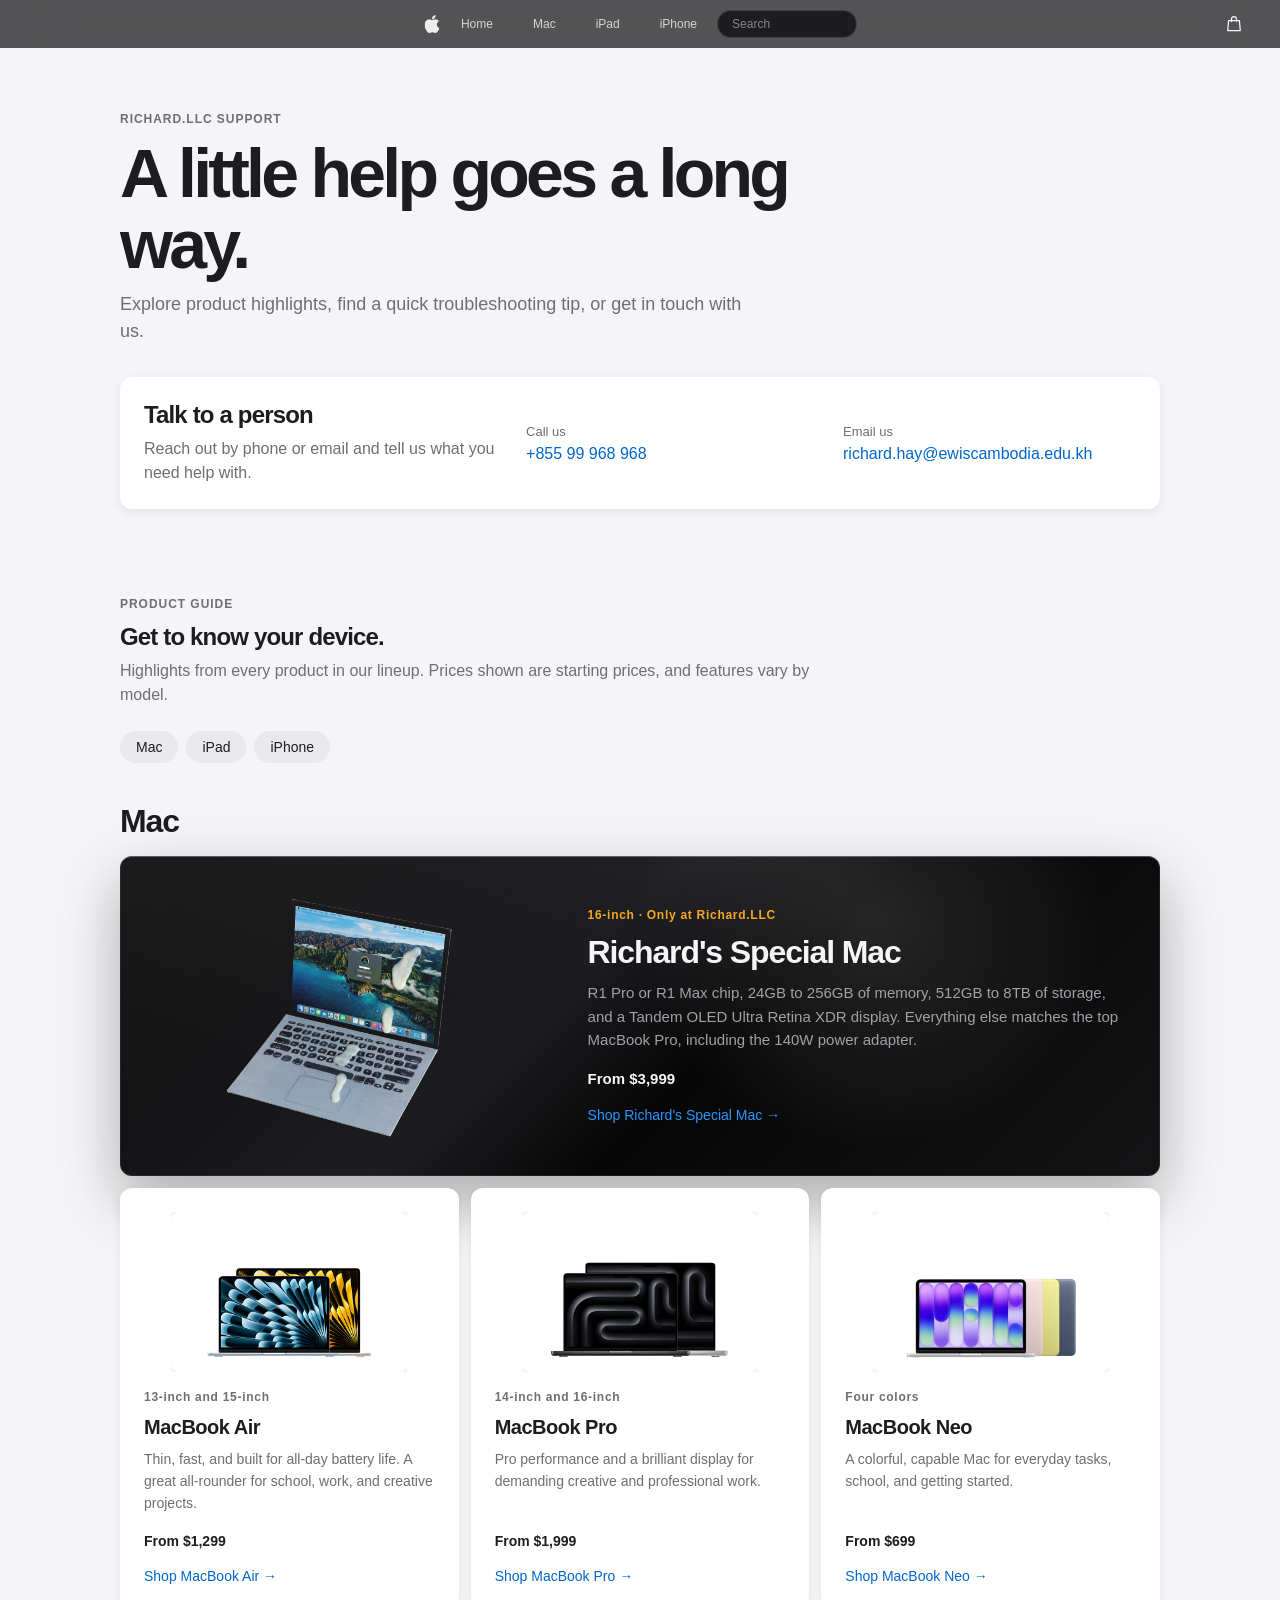
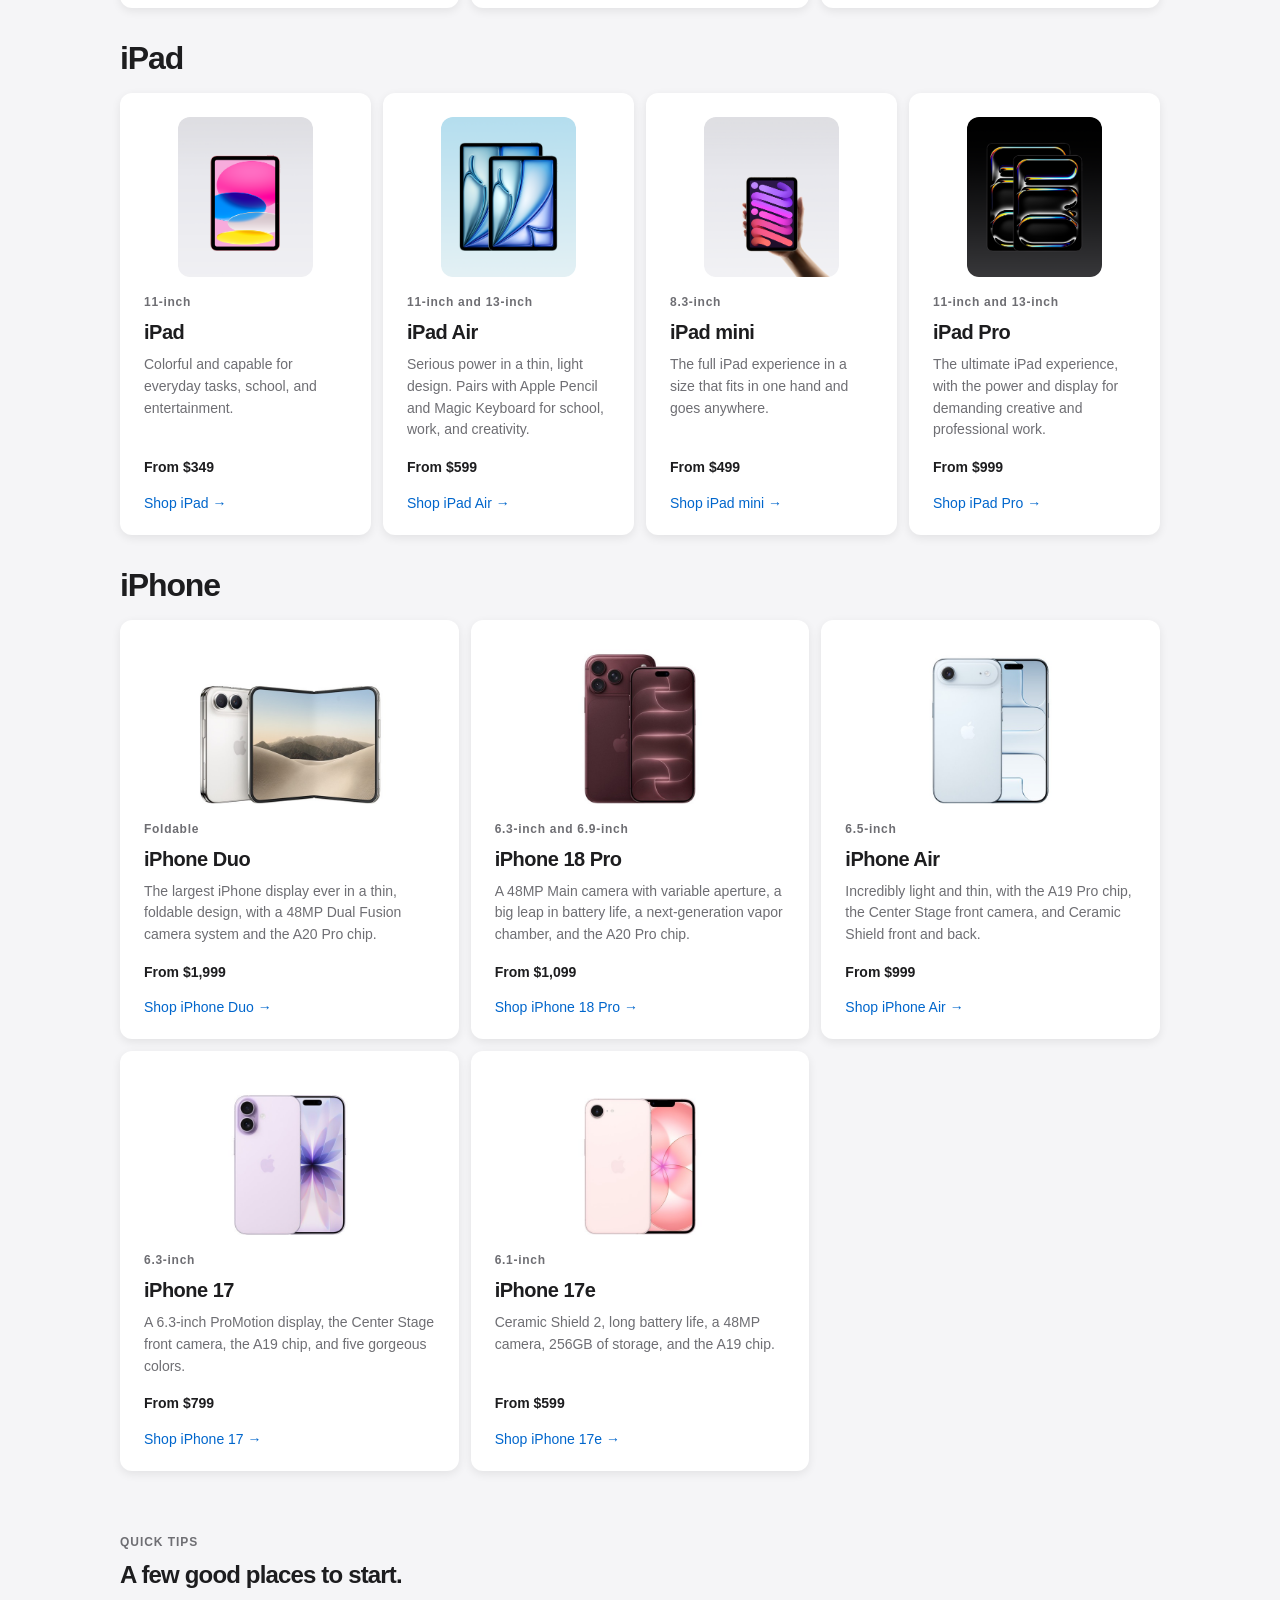
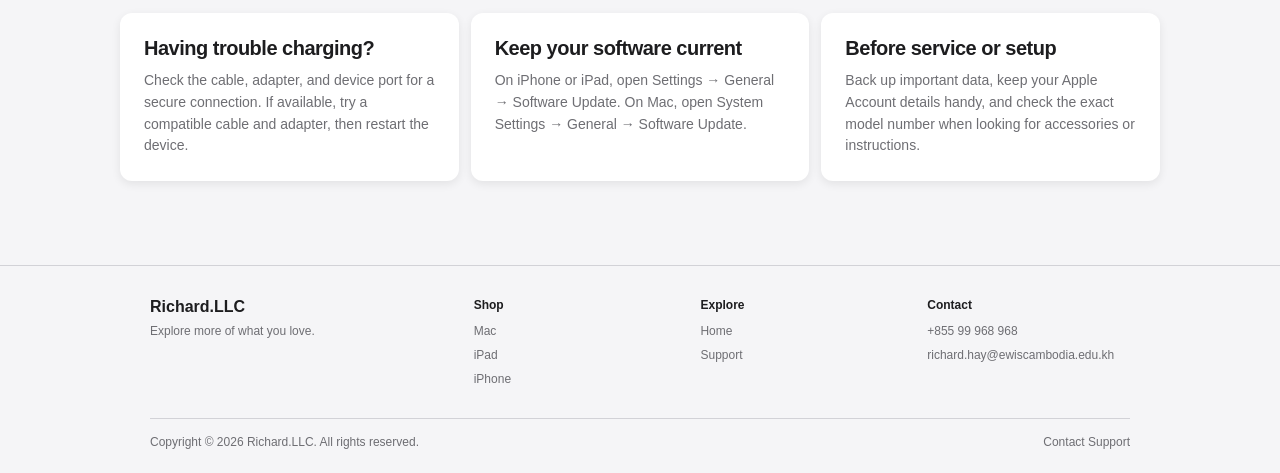
<file: support.html>
<!doctype html>
<html lang="en">
  <head>
    <meta charset="utf-8">
    <meta name="viewport" content="width=device-width, initial-scale=1">
    <title>Support - Richard.LLC</title>
    <link rel="stylesheet" href="style.css">
    <link rel="stylesheet" href="responsive.css">
  </head>
  <body>
    <nav class="navbar">
      <button
        class="mobile-menu-toggle"
        type="button"
        aria-label="Open navigation menu"
        aria-controls="nav-links"
        aria-expanded="false"
      >
        <span></span>
        <span></span>
        <span></span>
      </button>
      <a href="index.html" class="navbar-brand" aria-label="Richard.LLC home">
        <img src="images/Apple Logo.png" alt="" class="logo">
      </a>
      <ul id="nav-links" class="nav-links">
        <!-- Home with Full-Width Mega-Menu Dropdown -->
        <li class="dropdown">
          <a href="index.html">Home</a>
          <div class="dropdown-menu">
            <div class="dropdown-content">
              <div class="menu-column">
                <span class="menu-category">Explore</span>
                <a href="index.html">Home Overview</a>
                <a href="Mac.html">Mac</a>
                <a href="iPad.html">iPad</a>
                <a href="iPhone.html">iPhone</a>
              </div>
              <div class="menu-column">
                <span class="menu-category">Shop</span>
                <a href="Mac.html">Shop Mac</a>
                <a href="iPad.html">Shop iPad</a>
                <a href="iPhone.html">Shop iPhone</a>
              </div>
              <div class="menu-column">
                <span class="menu-category">Quick Links</span>
                <a href="support.html#support-contact">Find a Store</a>
                <a href="#shopping-bag" data-open-bag-link>Order Status</a>
                <a href="support.html">Support</a>
              </div>
            </div>
          </div>
        </li>

        <!-- Direct Navigation Links -->
        <li><a href="Mac.html">Mac</a></li>
        <li><a href="iPad.html">iPad</a></li>
        <li><a href="iPhone.html">iPhone</a></li>

      </ul>
      <div class="search-item">
        <input id="site-search" type="search" class="search-bar" placeholder="Search" aria-label="Search">
      </div>
      <button
        class="search-toggle"
        type="button"
        aria-label="Open search"
        aria-controls="site-search"
        aria-expanded="false"
      >
        <svg viewBox="0 0 20 20" aria-hidden="true">
          <circle cx="8.5" cy="8.5" r="5.5"></circle>
          <path d="m13 13 4 4"></path>
        </svg>
      </button>
      <button class="bag-toggle" type="button" aria-label="Shopping bag, 0 items" aria-haspopup="dialog" data-open-mac-bag>
        <svg viewBox="0 0 24 24" aria-hidden="true">
          <path d="M5.5 8h13l1 12h-15l1-12Z"></path>
          <path d="M9 9V6a3 3 0 0 1 6 0v3"></path>
        </svg>
        <span class="bag-count" data-mac-bag-count hidden>0</span>
      </button>
    </nav>
    <main class="support-page">
      <section class="support-intro" aria-labelledby="support-heading">
        <p class="support-eyebrow">RICHARD.LLC SUPPORT</p>
        <h1 id="support-heading">A little help goes a long way.</h1>
        <p>Explore product highlights, find a quick troubleshooting tip, or get in touch with us.</p>
        <div class="support-contact" id="support-contact">
          <div class="support-contact-copy">
            <h2>Talk to a person</h2>
            <p>Reach out by phone or email and tell us what you need help with.</p>
          </div>
          <a class="support-contact-link" href="tel:+85599968968">
            <span>Call us</span>
            <strong>+855 99 968 968</strong>
          </a>
          <a class="support-contact-link" href="mailto:richard.hay@ewiscambodia.edu.kh">
            <span>Email us</span>
            <strong>richard.hay@ewiscambodia.edu.kh</strong>
          </a>
        </div>
      </section>

      <section class="support-products" aria-labelledby="products-heading">
        <div class="support-section-heading">
          <p class="support-eyebrow">PRODUCT GUIDE</p>
          <h2 id="products-heading">Get to know your device.</h2>
          <p>Highlights from every product in our lineup. Prices shown are starting prices, and features vary by model.</p>
        </div>
        <nav class="support-category-links" aria-label="Product categories">
          <a href="#support-mac">Mac</a>
          <a href="#support-ipad">iPad</a>
          <a href="#support-iphone">iPhone</a>
        </nav>

        <div class="support-category" id="support-mac">
          <h3 class="support-category-heading">Mac</h3>
          <div class="support-product-grid">
            <a class="support-product-card support-product-card-featured reflective-surface" id="support-richards-special-mac" href="Mac.html#mac-special-heading">
              <div class="support-product-image"><img src="images/C%20on%20MacBook.jpeg" alt="Richard's Special Mac, a hand-painted MacBook"></div>
              <div class="support-product-featured-copy">
                <p class="support-product-eyebrow">16-inch · Only at Richard.LLC</p>
                <h4>Richard's Special Mac</h4>
                <p>R1 Pro or R1 Max chip, 24GB to 256GB of memory, 512GB to 8TB of storage, and a Tandem OLED Ultra Retina XDR display. Everything else matches the top MacBook Pro, including the 140W power adapter.</p>
                <p class="support-product-price">From $3,999</p>
                <span class="support-product-link">Shop Richard's Special Mac <span aria-hidden="true">→</span></span>
              </div>
            </a>
            <a class="support-product-card" id="support-macbook-air" href="Mac.html#macbook-air">
              <div class="support-product-image"><img src="images/nav_mba.jpg" alt="MacBook Air laptops with blue and gold displays"></div>
              <p class="support-product-eyebrow">13-inch and 15-inch</p>
              <h4>MacBook Air</h4>
              <p>Thin, fast, and built for all-day battery life. A great all-rounder for school, work, and creative projects.</p>
              <p class="support-product-price">From $1,299</p>
              <span class="support-product-link">Shop MacBook Air <span aria-hidden="true">→</span></span>
            </a>
            <a class="support-product-card" id="support-macbook-pro" href="Mac.html#macbook-pro">
              <div class="support-product-image"><img src="images/nav_mbp.jpg" alt="MacBook Pro laptops with a dark abstract display"></div>
              <p class="support-product-eyebrow">14-inch and 16-inch</p>
              <h4>MacBook Pro</h4>
              <p>Pro performance and a brilliant display for demanding creative and professional work.</p>
              <p class="support-product-price">From $1,999</p>
              <span class="support-product-link">Shop MacBook Pro <span aria-hidden="true">→</span></span>
            </a>
            <a class="support-product-card" id="support-macbook-neo" href="Mac.html#macbook-neo">
              <div class="support-product-image"><img src="why mac images/nav_mbn.jpg" alt="MacBook Neo laptops in several colors"></div>
              <p class="support-product-eyebrow">Four colors</p>
              <h4>MacBook Neo</h4>
              <p>A colorful, capable Mac for everyday tasks, school, and getting started.</p>
              <p class="support-product-price">From $699</p>
              <span class="support-product-link">Shop MacBook Neo <span aria-hidden="true">→</span></span>
            </a>
          </div>
        </div>

        <div class="support-category" id="support-ipad">
          <h3 class="support-category-heading">iPad</h3>
          <div class="support-product-grid">
            <a class="support-product-card" id="support-ipad-base" href="iPad.html#ipad">
              <div class="support-product-image"><img src="Ipad images/nav_ipad.png" alt="iPad with a colorful display"></div>
              <p class="support-product-eyebrow">11-inch</p>
              <h4>iPad</h4>
              <p>Colorful and capable for everyday tasks, school, and entertainment.</p>
              <p class="support-product-price">From $349</p>
              <span class="support-product-link">Shop iPad <span aria-hidden="true">→</span></span>
            </a>
            <a class="support-product-card" id="support-ipad-air" href="iPad.html#ipad-air">
              <div class="support-product-image"><img src="Ipad images/nav_ipad_air.png" alt="iPad Air in two sizes"></div>
              <p class="support-product-eyebrow">11-inch and 13-inch</p>
              <h4>iPad Air</h4>
              <p>Serious power in a thin, light design. Pairs with Apple Pencil and Magic Keyboard for school, work, and creativity.</p>
              <p class="support-product-price">From $599</p>
              <span class="support-product-link">Shop iPad Air <span aria-hidden="true">→</span></span>
            </a>
            <a class="support-product-card" id="support-ipad-mini" href="iPad.html#ipad-mini">
              <div class="support-product-image"><img src="Ipad images/nav_ipad_mini.png" alt="iPad mini held in one hand"></div>
              <p class="support-product-eyebrow">8.3-inch</p>
              <h4>iPad mini</h4>
              <p>The full iPad experience in a size that fits in one hand and goes anywhere.</p>
              <p class="support-product-price">From $499</p>
              <span class="support-product-link">Shop iPad mini <span aria-hidden="true">→</span></span>
            </a>
            <a class="support-product-card" id="support-ipad-pro" href="iPad.html#ipad-pro">
              <div class="support-product-image"><img src="Ipad images/nav_ipad_pro.png" alt="iPad Pro models with an edge-to-edge display"></div>
              <p class="support-product-eyebrow">11-inch and 13-inch</p>
              <h4>iPad Pro</h4>
              <p>The ultimate iPad experience, with the power and display for demanding creative and professional work.</p>
              <p class="support-product-price">From $999</p>
              <span class="support-product-link">Shop iPad Pro <span aria-hidden="true">→</span></span>
            </a>
          </div>
        </div>

        <div class="support-category" id="support-iphone">
          <h3 class="support-category-heading">iPhone</h3>
          <div class="support-product-grid">
            <a class="support-product-card" id="support-iphone-duo" href="iPhone.html#iphone-duo">
              <div class="support-product-image"><img src="iPhone images/nav_iphone_duo.jpg" alt="iPhone Duo unfolded beside its back"></div>
              <p class="support-product-eyebrow">Foldable</p>
              <h4>iPhone Duo</h4>
              <p>The largest iPhone display ever in a thin, foldable design, with a 48MP Dual Fusion camera system and the A20 Pro chip.</p>
              <p class="support-product-price">From $1,999</p>
              <span class="support-product-link">Shop iPhone Duo <span aria-hidden="true">→</span></span>
            </a>
            <a class="support-product-card" id="support-iphone-18-pro" href="iPhone.html#iphone-18-pro">
              <div class="support-product-image"><img src="iPhone images/nav_iphone_18_pro.jpg" alt="iPhone 18 Pro in burgundy"></div>
              <p class="support-product-eyebrow">6.3-inch and 6.9-inch</p>
              <h4>iPhone 18 Pro</h4>
              <p>A 48MP Main camera with variable aperture, a big leap in battery life, a next-generation vapor chamber, and the A20 Pro chip.</p>
              <p class="support-product-price">From $1,099</p>
              <span class="support-product-link">Shop iPhone 18 Pro <span aria-hidden="true">→</span></span>
            </a>
            <a class="support-product-card" id="support-iphone-air" href="iPhone.html#iphone-air">
              <div class="support-product-image"><img src="iPhone images/nav_iphone_air.jpg" alt="iPhone Air, front and back"></div>
              <p class="support-product-eyebrow">6.5-inch</p>
              <h4>iPhone Air</h4>
              <p>Incredibly light and thin, with the A19 Pro chip, the Center Stage front camera, and Ceramic Shield front and back.</p>
              <p class="support-product-price">From $999</p>
              <span class="support-product-link">Shop iPhone Air <span aria-hidden="true">→</span></span>
            </a>
            <a class="support-product-card" id="support-iphone-17" href="iPhone.html#iphone-17">
              <div class="support-product-image"><img src="iPhone images/nav_iphone_17.jpg" alt="iPhone 17 in lavender"></div>
              <p class="support-product-eyebrow">6.3-inch</p>
              <h4>iPhone 17</h4>
              <p>A 6.3-inch ProMotion display, the Center Stage front camera, the A19 chip, and five gorgeous colors.</p>
              <p class="support-product-price">From $799</p>
              <span class="support-product-link">Shop iPhone 17 <span aria-hidden="true">→</span></span>
            </a>
            <a class="support-product-card" id="support-iphone-17e" href="iPhone.html#iphone-17e">
              <div class="support-product-image"><img src="iPhone images/nav_iphone_17e.jpg" alt="iPhone 17e in soft pink"></div>
              <p class="support-product-eyebrow">6.1-inch</p>
              <h4>iPhone 17e</h4>
              <p>Ceramic Shield 2, long battery life, a 48MP camera, 256GB of storage, and the A19 chip.</p>
              <p class="support-product-price">From $599</p>
              <span class="support-product-link">Shop iPhone 17e <span aria-hidden="true">→</span></span>
            </a>
          </div>
        </div>
      </section>

      <section class="support-tips" aria-labelledby="tips-heading">
        <div class="support-section-heading">
          <p class="support-eyebrow">QUICK TIPS</p>
          <h2 id="tips-heading">A few good places to start.</h2>
        </div>
        <div class="support-tip-list">
          <article id="support-tip-charging">
            <h3>Having trouble charging?</h3>
            <p>Check the cable, adapter, and device port for a secure connection. If available, try a compatible cable and adapter, then restart the device.</p>
          </article>
          <article id="support-tip-software">
            <h3>Keep your software current</h3>
            <p>On iPhone or iPad, open Settings → General → Software Update. On Mac, open System Settings → General → Software Update.</p>
          </article>
          <article id="support-tip-setup">
            <h3>Before service or setup</h3>
            <p>Back up important data, keep your Apple Account details handy, and check the exact model number when looking for accessories or instructions.</p>
          </article>
        </div>
      </section>
    </main>
    <dialog class="mac-bag-dialog" id="shopping-bag" aria-labelledby="mac-bag-title" data-mac-bag-dialog>
      <div class="mac-bag-shell">
        <header class="mac-bag-header">
          <div>
            <p class="mac-buy-eyebrow">Your bag</p>
            <h2 id="mac-bag-title">Review your items.</h2>
          </div>
          <button class="mac-buy-close" type="button" aria-label="Close shopping bag" data-close-mac-bag>
            <span aria-hidden="true">&times;</span>
          </button>
        </header>
        <div class="mac-bag-items" data-mac-bag-items></div>
        <p class="mac-bag-empty" data-mac-bag-empty hidden>Your bag is empty.</p>
        <p class="mac-bag-storage-message" data-mac-bag-storage-message role="status" hidden></p>
        <div class="mac-bag-summary" data-mac-bag-summary hidden>
          <p class="mac-bag-subtotal"><span>Estimated subtotal</span><strong data-mac-bag-subtotal></strong></p>
          <p class="mac-bag-disclaimer">Prices shown are starting prices. Final configuration pricing may vary. Checkout is a demo and does not process orders or payments.</p>
          <p class="mac-bag-checkout-message" data-mac-bag-checkout-message role="status" hidden></p>
          <button class="hero-button hero-button-primary mac-bag-checkout" type="button" data-mac-bag-checkout>Check Out</button>
        </div>
        <button class="mac-bag-continue" type="button" data-close-mac-bag>Continue shopping</button>
      </div>
    </dialog>
    <footer class="site-footer">
      <div class="footer-content">
        <div class="footer-brand">
          <a href="index.html">Richard.LLC</a>
          <p>Explore more of what you love.</p>
        </div>
        <nav class="footer-links" aria-label="Footer navigation">
          <div class="footer-column">
            <h2>Shop</h2>
            <a href="Mac.html">Mac</a>
            <a href="iPad.html">iPad</a>
            <a href="iPhone.html">iPhone</a>
          </div>
          <div class="footer-column">
            <h2>Explore</h2>
            <a href="index.html">Home</a>
            <a href="support.html">Support</a>
          </div>
          <div class="footer-column">
            <h2>Contact</h2>
            <a href="tel:+85599968968">+855 99 968 968</a>
            <a href="mailto:richard.hay@ewiscambodia.edu.kh">richard.hay@ewiscambodia.edu.kh</a>
          </div>
        </nav>
        <div class="footer-bottom">
          <span>Copyright © 2026 Richard.LLC. All rights reserved.</span>
          <a href="support.html">Contact Support</a>
        </div>
      </div>
    </footer>
    <script src="script.js"></script>
  </body>
</html>
</file>
<file: style.css>
/* --- 1. Global Reset --- */
* {
  box-sizing: border-box;
  margin: 0;
  padding: 0;
}

body {
  font-family: -apple-system, BlinkMacSystemFont, "SF Pro Text", "Helvetica Neue", Helvetica, Arial, sans-serif;
  background-color: #f5f5f7;
  color: #1d1d1f;
}

/* --- 2. Apple Global Nav Bar --- */
.mac-announcement {
  padding: 18px 24px;
  background-color: #f5f5f7;
  color: #1d1d1f;
  font-size: 16px;
  font-weight: 400;
  line-height: 1.4;
  text-align: center;
}

.mac-page-heading {
  max-width: 1200px;
  margin: 0 auto;
  padding: 36px 24px;
}

.mac-page-heading h1 {
  font-size: 40px;
  font-weight: 700;
  letter-spacing: -0.03em;
}

.mac-product-grid {
  display: grid;
  grid-template-columns: repeat(3, minmax(0, 1fr));
  gap: clamp(16px, 2vw, 24px);
  width: min(1120px, calc(100% - clamp(48px, 10vw, 160px)));
  margin: 0 auto 64px;
}

.mac-product-carousel {
  width: min(1120px, calc(100% - clamp(48px, 10vw, 160px)));
  margin: 0 auto 64px;
}

.mac-product-carousel .mac-product-controls {
  display: none;
}

.ipad-product-carousel {
  width: 100%;
  margin: 0 0 64px;
}

.ipad-carousel-previous,
.ipad-carousel-next,
.mac-product-previous,
.mac-product-next {
  display: grid;
  width: 40px;
  height: 40px;
  place-items: center;
  border: 0;
  border-radius: 50%;
  color: #1d1d1f;
  background-color: #e8e8ed;
  cursor: pointer;
  transition: background-color 0.2s ease, opacity 0.2s ease;
}

.ipad-carousel-previous:hover:not(:disabled),
.ipad-carousel-next:hover:not(:disabled),
.mac-product-previous:hover:not(:disabled),
.mac-product-next:hover:not(:disabled) {
  background-color: #d2d2d7;
}

.ipad-carousel-previous:disabled,
.ipad-carousel-next:disabled,
.mac-product-previous:disabled,
.mac-product-next:disabled {
  opacity: 0.4;
  cursor: default;
}

.ipad-carousel-previous:focus-visible,
.ipad-carousel-next:focus-visible,
.ipad-product-track:focus-visible,
.mac-product-previous:focus-visible,
.mac-product-next:focus-visible,
.mac-product-grid:focus-visible {
  outline: 3px solid #0071e3;
  outline-offset: 3px;
}

.ipad-carousel-previous svg,
.ipad-carousel-next svg,
.mac-product-previous svg,
.mac-product-next svg {
  width: 20px;
  height: 20px;
  fill: none;
  stroke: currentColor;
  stroke-linecap: round;
  stroke-linejoin: round;
  stroke-width: 1.8;
}

.ipad-product-carousel .mac-benefits-controls {
  width: min(1200px, calc(100% - 48px));
}

.ipad-product-track {
  --mac-benefit-card-width: clamp(280px, 32vw, 380px);
  display: flex;
  gap: 20px;
  overflow-x: auto;
  overflow-y: hidden;
  overscroll-behavior-x: contain;
  padding: 20px max(24px, calc((100% - 1200px) / 2));
  scroll-padding-inline: max(24px, calc((100% - 1200px) / 2));
  scroll-snap-type: x mandatory;
  scrollbar-width: none;
}

.ipad-product-track::-webkit-scrollbar {
  display: none;
}

.ipad-product-track .mac-product-card {
  flex: 0 0 var(--mac-benefit-card-width);
  scroll-snap-align: start;
}

.mac-product-carousel .mac-product-grid {
  width: 100%;
  margin: 0;
}

.mac-product-card {
  overflow: hidden;
  border-radius: 24px;
  background-color: #fff;
  box-shadow: 0 3px 10px rgba(0, 0, 0, 0.08);
  text-align: center;
  transition: box-shadow 0.2s ease, transform 0.2s ease;
}

.mac-product-card:hover,
.mac-product-card:focus-within {
  box-shadow: 0 12px 28px rgba(0, 0, 0, 0.16);
  transform: translateY(-4px);
}

.mac-product-image-wrap {
  display: grid;
  min-height: clamp(150px, 18vw, 205px);
  place-items: center;
  padding: clamp(10px, 1.5vw, 18px) clamp(16px, 2.5vw, 28px) 0;
}

.mac-product-image {
  display: block;
  width: min(100%, 250px);
  height: auto;
  object-fit: contain;
}

.mac-product-finishes {
  display: flex;
  justify-content: center;
  gap: 6px;
  margin: clamp(12px, 1.4vw, 16px) 0 clamp(18px, 2vw, 24px);
  list-style: none;
}

.mac-product-finishes li {
  /* Contains the hidden color label so off-screen carousel cards can't widen the page */
  position: relative;
  width: 9px;
  height: 9px;
  border: 1px solid rgba(0, 0, 0, 0.14);
  border-radius: 50%;
  box-shadow: inset 0 1px 2px rgba(0, 0, 0, 0.18);
}

.finish-sky-blue {
  background-color: #c4d9e0;
}

.finish-silver {
  background-color: #e5e5e5;
}

.finish-starlight {
  background-color: #f2e7d4;
}

.finish-midnight {
  background-color: #30343d;
}

.finish-space-black {
  background-color: #25272c;
}

.finish-neo-purple {
  background-color: #a879e8;
}

.finish-neo-pink {
  background-color: #f2c3c9;
}

.finish-neo-yellow {
  background-color: #e9df76;
}

.finish-neo-blue {
  background-color: #4b5a8a;
}

.finish-ipad-blue {
  background-color: #9bb7d4;
}

.finish-ipad-pink {
  background-color: #edc6c5;
}

.finish-ipad-yellow {
  background-color: #efe6a2;
}

.finish-space-gray {
  background-color: #77777b;
}

.finish-night-sky {
  background-color: #2b2f3a;
}

.finish-star-white {
  background-color: #efede6;
}

.finish-burgundy {
  background-color: #6b2a37;
}

.finish-glacier {
  background-color: #c9dbe6;
}

.finish-light-gold {
  background-color: #eadcc0;
}

.finish-cloud-white {
  background-color: #f4f4f0;
}

.finish-lavender {
  background-color: #d8c8ea;
}

.finish-mist-blue {
  background-color: #a9bccd;
}

.finish-sage {
  background-color: #b4bea2;
}

.finish-soft-pink {
  background-color: #f2d4d6;
}

.finish-white {
  background-color: #f5f5f5;
}

.finish-black {
  background-color: #2f3033;
}

.visually-hidden {
  position: absolute;
  width: 1px;
  height: 1px;
  padding: 0;
  overflow: hidden;
  clip: rect(0, 0, 0, 0);
  white-space: nowrap;
  border: 0;
}

.mac-product-details {
  padding: 0 clamp(16px, 2vw, 22px) clamp(24px, 3vw, 36px);
}

.mac-product-details h2 {
  margin-bottom: 8px;
  font-size: clamp(20px, 2vw, 28px);
  font-weight: 600;
  letter-spacing: -0.04em;
}

.mac-product-tagline {
  margin-bottom: clamp(18px, 2.2vw, 28px);
  font-size: clamp(15px, 1.25vw, 17px);
  font-weight: 500;
}

.mac-product-pricing {
  min-height: clamp(42px, 4vw, 56px);
  margin-bottom: clamp(20px, 2.5vw, 30px);
  font-size: clamp(13px, 1.1vw, 15px);
  line-height: 1.55;
}

.mac-product-actions {
  display: flex;
  align-items: center;
  justify-content: center;
  gap: clamp(10px, 1.5vw, 18px);
}

.mac-product-actions .hero-button-primary {
  min-height: clamp(36px, 3vw, 42px);
  padding: 0 clamp(16px, 2vw, 22px);
  font-size: clamp(14px, 1.15vw, 16px);
}

.mac-product-actions .hero-button-secondary {
  border-color: transparent;
  background: transparent;
  font-size: clamp(14px, 1.15vw, 16px);
}

.mac-product-card:focus-within {
  outline: 3px solid #0071e3;
  outline-offset: 3px;
}

.ipad-essentials {
  margin-bottom: 64px;
}

.ipad-essentials .mac-page-heading {
  padding-bottom: 24px;
}

.ipad-essentials-grid {
  display: grid;
  grid-template-columns: repeat(2, minmax(0, 1fr));
  gap: 16px;
  width: min(1080px, calc(100% - 48px));
  margin: 0 auto;
}

.ipad-essential-card {
  display: flex;
  height: 496px;
  flex-direction: column;
  overflow: hidden;
  border-radius: 24px;
  background-color: #fff;
  box-shadow: 0 3px 10px rgba(0, 0, 0, 0.08);
  text-align: center;
  transition: box-shadow 0.2s ease, transform 0.2s ease;
}

.ipad-essential-card:hover,
.ipad-essential-card:focus-within {
  box-shadow: 0 12px 28px rgba(0, 0, 0, 0.16);
  transform: translateY(-4px);
}

.ipad-essential-copy {
  display: flex;
  flex: 0 0 166px;
  flex-direction: column;
  align-items: center;
  padding: 30px 20px 16px;
}

.ipad-essential-copy h2 {
  margin-bottom: 8px;
  font-size: 28px;
  font-weight: 600;
  letter-spacing: -0.04em;
}

.ipad-essential-copy p {
  margin-bottom: 12px;
  color: #424245;
  font-size: 16px;
}

.ipad-essential-copy .hero-button {
  min-height: 32px;
  padding: 0 14px;
  border-color: transparent;
  color: #06c;
  background: transparent;
  font-size: 14px;
}

.ipad-essential-copy .hero-button:hover {
  color: #fff;
  background-color: #0071e3;
}

.ipad-essential-card > img {
  display: block;
  width: 100%;
  height: 0;
  min-height: 0;
  flex: 1 1 0;
  object-fit: cover;
  object-position: center top;
}

.ipad-essential-keyboard > img {
  flex: 1 1 0;
  object-fit: contain;
  object-position: center top;
}

.ipad-essential-keyboard .ipad-essential-copy {
  flex-basis: 166px;
}

.mac-benefits-carousel {
  margin: 0 0 64px;
}

.mac-benefits-controls {
  display: flex;
  justify-content: flex-end;
  gap: 8px;
  width: min(1200px, calc(100% - 48px));
  margin: 0 auto 12px;
}

.mac-benefit-previous,
.mac-benefit-next {
  display: grid;
  width: 40px;
  height: 40px;
  place-items: center;
  border: 0;
  border-radius: 50%;
  color: #1d1d1f;
  background-color: #e8e8ed;
  cursor: pointer;
  transition: background-color 0.2s ease, opacity 0.2s ease;
}

.mac-benefit-previous:hover:not(:disabled),
.mac-benefit-next:hover:not(:disabled) {
  background-color: #d2d2d7;
}

.mac-benefit-previous:disabled,
.mac-benefit-next:disabled {
  opacity: 0.4;
  cursor: default;
}

.mac-benefit-previous:focus-visible,
.mac-benefit-next:focus-visible,
.mac-benefits-track:focus-visible {
  outline: 3px solid #0071e3;
  outline-offset: 3px;
}

.mac-benefit-previous svg,
.mac-benefit-next svg {
  width: 20px;
  height: 20px;
  fill: none;
  stroke: currentColor;
  stroke-linecap: round;
  stroke-linejoin: round;
  stroke-width: 1.8;
}

.mac-benefits-track {
  --mac-benefit-card-width: clamp(280px, 32vw, 380px);
  display: flex;
  gap: 20px;
  overflow-x: auto;
  overflow-y: hidden;
  overscroll-behavior-x: contain;
  padding: 20px max(24px, calc((100% - 1200px) / 2));
  scroll-padding-inline: max(24px, calc((100% - 1200px) / 2));
  scroll-snap-type: x mandatory;
  scrollbar-width: none;
}

.mac-benefits-track::-webkit-scrollbar {
  display: none;
}

.mac-benefit-card {
  display: flex;
  flex: 0 0 var(--mac-benefit-card-width);
  flex-direction: column;
  overflow: hidden;
  border-radius: 20px;
  background-color: #fff;
  box-shadow: 0 3px 10px rgba(0, 0, 0, 0.08);
  scroll-snap-align: start;
  text-align: left;
  transition: box-shadow 0.2s ease, transform 0.2s ease;
}

.mac-benefit-card:hover {
  box-shadow: 0 12px 28px rgba(0, 0, 0, 0.16);
  transform: translateY(-4px);
}

.mac-benefit-copy {
  padding: 24px 24px 12px;
  text-align: left;
}

.mac-benefit-copy h2 {
  margin-bottom: 10px;
  font-size: 24px;
  font-weight: 600;
  letter-spacing: -0.03em;
  text-align: left;
}

.mac-benefit-copy p {
  min-height: 48px;
  color: #6e6e73;
  font-size: 16px;
  line-height: 1.5;
  text-align: left;
}

.mac-benefit-card img {
  display: block;
  width: 100%;
  height: 250px;
  margin-top: auto;
  object-fit: contain;
  background-color: #fff;
}

.mac-chooser {
  width: min(1120px, calc(100% - clamp(48px, 10vw, 160px)));
  margin: 0 auto 64px;
}

.mac-chooser-heading {
  margin-bottom: 24px;
  font-size: 40px;
  font-weight: 700;
  letter-spacing: -0.03em;
}

.mac-chooser-card {
  display: grid;
  min-height: 320px;
  grid-template-columns: 1fr 1fr;
  overflow: hidden;
  border: 0;
  border-radius: 24px;
  color: inherit;
  background-color: #fff;
  box-shadow: 0 3px 10px rgba(0, 0, 0, 0.08);
  cursor: pointer;
  text-align: inherit;
  transition: box-shadow 0.2s ease, transform 0.2s ease;
}

.mac-chooser-card:hover,
.mac-chooser-card:focus-visible {
  box-shadow: 0 12px 28px rgba(0, 0, 0, 0.16);
  transform: translateY(-4px);
}

.mac-chooser-card:focus-visible {
  outline: 3px solid #0071e3;
  outline-offset: 3px;
}

.mac-chooser-copy {
  display: flex;
  align-items: center;
  flex-direction: column;
  justify-content: center;
  gap: 24px;
  padding: 40px;
  text-align: center;
}

.mac-chooser-copy p {
  max-width: 400px;
  font-size: clamp(22px, 2.4vw, 32px);
  font-weight: 600;
  letter-spacing: -0.03em;
  line-height: 1.2;
  text-align: center;
}

.mac-chooser-copy .hero-button {
  min-height: 42px;
  padding: 0 22px;
  cursor: pointer;
}

.mac-chooser-card img {
  display: block;
  width: 100%;
  height: 100%;
  min-height: 320px;
  object-fit: contain;
  background-color: #fff;
}

.mac-switch {
  width: min(1120px, calc(100% - clamp(48px, 10vw, 160px)));
  margin: 0 auto 72px;
}

.mac-switch-heading {
  margin-bottom: 24px;
  font-size: 40px;
  font-weight: 700;
  letter-spacing: -0.03em;
}

.mac-switch-grid {
  display: grid;
  grid-template-columns: repeat(2, minmax(0, 1fr));
  gap: 16px;
}

.mac-switch-card {
  display: flex;
  min-height: 530px;
  align-items: center;
  flex-direction: column;
  overflow: hidden;
  border-radius: 24px;
  background-color: #fff;
  box-shadow: 0 3px 10px rgba(0, 0, 0, 0.08);
  text-align: center;
  transition: box-shadow 0.2s ease, transform 0.2s ease;
}

.mac-switch-card:hover,
.mac-switch-card:focus-within {
  box-shadow: 0 12px 28px rgba(0, 0, 0, 0.16);
  transform: translateY(-4px);
}

.mac-switch-copy {
  max-width: 390px;
  min-height: 242px;
  padding: 44px 24px 0;
}

.mac-switch-copy h3 {
  margin-bottom: 8px;
  font-size: 28px;
  font-weight: 600;
  letter-spacing: -0.03em;
}

.mac-switch-copy p {
  margin-bottom: 12px;
  color: #424245;
  font-size: 16px;
  line-height: 1.4;
}

.mac-switch-copy a {
  color: #06c;
  font-size: 15px;
  text-decoration: none;
}

.mac-switch-copy a:hover {
  text-decoration: underline;
}

.mac-switch-copy a:focus-visible {
  border-radius: 2px;
  outline: 3px solid #0071e3;
  outline-offset: 3px;
}

.mac-switch-art {
  display: block;
  width: 100%;
  height: auto;
  margin-top: auto;
  object-fit: contain;
}

.mac-buy-dialog {
  width: min(920px, calc(100% - 32px));
  max-width: none;
  max-height: min(760px, calc(100% - 32px));
  margin: auto;
  overflow: auto;
  padding: 0;
  border: 0;
  border-radius: 24px;
  color: #1d1d1f;
  background-color: #fff;
  box-shadow: 0 20px 60px rgba(0, 0, 0, 0.24);
}

.mac-buy-dialog::backdrop {
  background-color: rgba(0, 0, 0, 0.48);
  backdrop-filter: blur(4px);
}

.mac-buy-shell {
  padding: 24px 32px 32px;
}

.mac-buy-topbar {
  display: flex;
  align-items: center;
  justify-content: space-between;
  margin-bottom: 12px;
  color: #6e6e73;
  font-size: 14px;
}

.mac-buy-close {
  display: grid;
  width: 36px;
  height: 36px;
  place-items: center;
  border: 0;
  border-radius: 50%;
  color: #424245;
  background-color: #f5f5f7;
  cursor: pointer;
  font: inherit;
  font-size: 27px;
  line-height: 1;
}

.mac-buy-close:hover {
  background-color: #e8e8ed;
}

.mac-buy-close:focus-visible {
  outline: 3px solid #0071e3;
  outline-offset: 2px;
}

.mac-buy-content {
  display: grid;
  grid-template-columns: minmax(0, 1.1fr) minmax(320px, 0.9fr);
  align-items: start;
  gap: 36px;
}

.mac-buy-content[hidden],
.mac-buy-confirmation[hidden],
.mac-buy-options[hidden] {
  display: none;
}

.mac-buy-product-visual {
  /* Stays in view while the options scroll, so color changes are visible */
  position: sticky;
  top: 0;
  display: grid;
  min-height: 320px;
  place-items: center;
  padding: 20px;
  border-radius: 18px;
  background-color: #f5f5f7;
}

.mac-buy-product-visual img {
  display: block;
  width: min(100%, 440px);
  height: auto;
  max-height: 340px;
  object-fit: contain;
  /* Blends white photo backgrounds into the grey frame */
  mix-blend-mode: multiply;
}






.mac-buy-form {
  display: flex;
  flex-direction: column;
  gap: 18px;
}

.mac-buy-eyebrow {
  margin: 0;
  color: #6e6e73;
  font-size: 14px;
  font-weight: 600;
}

.mac-buy-form h2,
.mac-buy-confirmation h2 {
  margin: -10px 0 0;
  font-size: 32px;
  letter-spacing: -0.04em;
}

.mac-buy-price {
  margin: -10px 0 0;
  color: #424245;
  font-size: 14px;
  line-height: 1.5;
}

.mac-buy-options {
  min-width: 0;
  border: 0;
}

.mac-buy-options legend {
  margin-bottom: 12px;
  font-size: 16px;
  font-weight: 600;
}

.mac-buy-option-groups {
  display: flex;
  flex-direction: column;
  gap: 18px;
}

.mac-buy-option-groups:empty {
  display: none;
}

.mac-buy-choice-list {
  display: grid;
  gap: 10px;
}

.mac-buy-choice-list-grid {
  grid-template-columns: repeat(2, minmax(0, 1fr));
}

.mac-buy-spec-choice {
  display: flex;
  min-height: 52px;
  flex-direction: column;
  align-items: center;
  justify-content: center;
  gap: 2px;
  padding: 10px 14px;
  border-radius: 10px;
  box-shadow: inset 0 0 0 1px #d2d2d7;
  cursor: pointer;
  font-size: 14px;
  text-align: center;
  transition: box-shadow 0.15s ease;
}

.mac-buy-choice-list-list .mac-buy-spec-choice {
  flex-direction: row;
  justify-content: space-between;
  gap: 12px;
  text-align: left;
}

.mac-buy-spec-choice:hover {
  box-shadow: inset 0 0 0 1px #86868b;
}

.mac-buy-spec-choice:has(input:checked) {
  box-shadow: inset 0 0 0 2px #0071e3;
}

.mac-buy-spec-price {
  flex-shrink: 0;
  color: #6e6e73;
  font-size: 12px;
}

.mac-buy-spec-price:empty {
  display: none;
}

.mac-buy-total {
  margin: 0;
  font-size: 18px;
  font-weight: 600;
}

.mac-buy-spec-choice input,
.mac-buy-finish-choice input {
  position: absolute;
  width: 1px;
  height: 1px;
  overflow: hidden;
  clip: rect(0, 0, 0, 0);
  white-space: nowrap;
  clip-path: inset(50%);
}

.mac-buy-spec-choice:has(input:focus-visible),
.mac-buy-finish-choice:has(input:focus-visible) {
  outline: 3px solid #0071e3;
  outline-offset: 3px;
}

.mac-buy-finish-options {
  display: flex;
  flex-wrap: wrap;
  gap: 12px;
}

.mac-buy-finish-choice {
  display: inline-flex;
  min-width: 34px;
  min-height: 34px;
  align-items: center;
  justify-content: center;
  border-radius: 50%;
  cursor: pointer;
}

.mac-buy-swatch {
  width: 26px;
  height: 26px;
  border: 2px solid #fff;
  border-radius: 50%;
  box-shadow: 0 0 0 1px rgba(0, 0, 0, 0.24);
}

.mac-buy-finish-choice:has(input:checked) .mac-buy-swatch {
  box-shadow: 0 0 0 2px #0071e3;
}

.mac-buy-finish-choice > span:last-child {
  position: absolute;
  width: 1px;
  height: 1px;
  overflow: hidden;
  clip: rect(0, 0, 0, 0);
  white-space: nowrap;
  clip-path: inset(50%);
}

.mac-buy-selected-finish {
  margin: 10px 0 0;
  color: #6e6e73;
  font-size: 13px;
}

.mac-buy-delivery {
  margin: 0;
  color: #6e6e73;
  font-size: 13px;
}

/* Total and Add to Bag stay pinned to the bottom of the buy window while options scroll */
.mac-buy-footer {
  position: sticky;
  bottom: 0;
  z-index: 1;
  display: flex;
  flex-wrap: wrap;
  align-items: center;
  justify-content: space-between;
  gap: 12px 16px;
  margin-bottom: -32px;
  padding: 16px 0 24px;
  border-top: 1px solid #e8e8ed;
  background-color: #fff;
}

.mac-buy-submit {
  align-self: flex-start;
  min-height: 44px;
  padding: 0 24px;
  cursor: pointer;
  font: inherit;
}

.mac-buy-confirmation {
  display: flex;
  min-height: 320px;
  align-items: center;
  flex-direction: column;
  justify-content: center;
  gap: 18px;
  padding: 32px;
  text-align: center;
}

.mac-buy-confirmation > p:not(.mac-buy-eyebrow) {
  max-width: 480px;
  margin: 0;
  color: #6e6e73;
  line-height: 1.5;
}

.mac-buy-confirmation .hero-button {
  cursor: pointer;
}

.mac-buy-confirmation-actions {
  display: flex;
  flex-wrap: wrap;
  justify-content: center;
  gap: 10px;
}

.mac-buy-confirmation-actions .hero-button {
  min-height: 42px;
  cursor: pointer;
  font: inherit;
}

.mac-bag-dialog {
  width: min(760px, calc(100% - 32px));
  max-width: none;
  max-height: min(760px, calc(100% - 32px));
  margin: auto;
  overflow: auto;
  padding: 0;
  border: 0;
  border-radius: 24px;
  color: #1d1d1f;
  background-color: #fff;
  box-shadow: 0 20px 60px rgba(0, 0, 0, 0.24);
}

.mac-bag-dialog::backdrop {
  background-color: rgba(0, 0, 0, 0.48);
  backdrop-filter: blur(4px);
}

.mac-bag-shell {
  padding: 32px;
}

.mac-bag-header {
  display: flex;
  align-items: flex-start;
  justify-content: space-between;
  gap: 16px;
  margin-bottom: 26px;
}

.mac-bag-header h2 {
  margin-top: 6px;
  font-size: 30px;
  letter-spacing: -0.04em;
}

.mac-bag-items {
  display: flex;
  flex-direction: column;
}

.mac-bag-item {
  display: grid;
  grid-template-columns: 104px minmax(0, 1fr) auto;
  align-items: center;
  gap: 20px;
  padding: 22px 0;
  border-top: 1px solid #e8e8ed;
}

.mac-bag-item {
  position: relative;
}

/* Grey tile behind the thumbnail, so white photo backgrounds can blend into it */
.mac-bag-item::before {
  position: absolute;
  top: 50%;
  left: 0;
  width: 104px;
  height: 104px;
  border-radius: 12px;
  background-color: #f5f5f7;
  content: "";
  transform: translateY(-50%);
}

.mac-bag-item-image {
  position: relative;
  display: block;
  width: 104px;
  height: 104px;
  padding: 8px;
  object-fit: contain;
  mix-blend-mode: multiply;
}

/* iPad photos have their own coloured backdrop, so they fill the tile instead */
.mac-bag-item-image[src$=".png"] {
  padding: 0;
  border-radius: 12px;
  object-fit: cover;
  mix-blend-mode: normal;
}

.mac-bag-item-details h3 {
  margin-bottom: 6px;
  font-size: 17px;
  font-weight: 600;
}

.mac-bag-item-details p {
  margin: 3px 0 0;
  color: #6e6e73;
  font-size: 13px;
}

.mac-bag-item-price {
  color: #1d1d1f !important;
  font-weight: 600;
}

.mac-bag-item-controls {
  display: flex;
  align-items: center;
  gap: 9px;
  margin-top: 12px;
}

.mac-bag-quantity-button,
.mac-bag-remove {
  border: 0;
  color: #06c;
  background: none;
  cursor: pointer;
  font: inherit;
  font-size: 13px;
}

.mac-bag-quantity-button {
  display: grid;
  width: 26px;
  height: 26px;
  place-items: center;
  border: 1px solid #d2d2d7;
  border-radius: 50%;
  color: #1d1d1f;
  font-size: 17px;
}

.mac-bag-quantity-button:disabled {
  color: #86868b;
  cursor: not-allowed;
}

.mac-bag-quantity {
  min-width: 16px;
  text-align: center;
}

.mac-bag-remove:hover,
.mac-bag-quantity-button:hover:not(:disabled) {
  text-decoration: underline;
}

.mac-bag-empty {
  padding: 36px 0;
  border-top: 1px solid #e8e8ed;
  color: #6e6e73;
  text-align: center;
}

.mac-bag-summary {
  margin-top: 14px;
  padding-top: 20px;
  border-top: 1px solid #e8e8ed;
}

.mac-bag-subtotal {
  display: flex;
  justify-content: space-between;
  gap: 16px;
  font-size: 18px;
}

.mac-bag-disclaimer,
.mac-bag-checkout-message,
.mac-bag-storage-message {
  margin: 12px 0 0;
  color: #6e6e73;
  font-size: 12px;
  line-height: 1.5;
}

.mac-bag-checkout-message[hidden],
.mac-bag-storage-message[hidden] {
  display: none;
}

.mac-bag-checkout {
  width: 100%;
  min-height: 46px;
  margin-top: 18px;
  cursor: pointer;
  font: inherit;
}

.mac-bag-continue {
  margin-top: 18px;
  padding: 0;
  border: 0;
  color: #06c;
  background: none;
  cursor: pointer;
  font: inherit;
  font-size: 14px;
}

.mac-bag-continue:hover {
  text-decoration: underline;
}

.mac-chooser-dialog {
  width: min(520px, calc(100% - 32px));
  max-width: none;
  margin: auto;
  padding: 0;
  border: 0;
  border-radius: 20px;
  color: #1d1d1f;
  background-color: #fff;
  box-shadow: 0 20px 60px rgba(0, 0, 0, 0.24);
}

.mac-chooser-dialog::backdrop {
  background-color: rgba(0, 0, 0, 0.45);
  backdrop-filter: blur(4px);
}

.mac-chooser-form {
  display: flex;
  flex-direction: column;
  gap: 14px;
  padding: 32px;
}

.mac-chooser-progress {
  display: flex;
  align-items: center;
  gap: 12px;
  margin-bottom: 8px;
}

.mac-chooser-progress-bar {
  width: 100%;
  height: 6px;
  overflow: hidden;
  border: 0;
  border-radius: 999px;
  background-color: #e8e8ed;
  accent-color: #0071e3;
}

.mac-chooser-progress-bar::-webkit-progress-bar {
  border-radius: 999px;
  background-color: #e8e8ed;
}

.mac-chooser-progress-bar::-webkit-progress-value {
  border-radius: 999px;
  background-color: #0071e3;
  transition: width 0.2s ease;
}

.mac-chooser-progress-bar::-moz-progress-bar {
  border-radius: 999px;
  background-color: #0071e3;
}

.mac-chooser-step-count {
  flex: 0 0 auto;
  color: #6e6e73;
  font-size: 13px;
}

.mac-chooser-step {
  display: flex;
  flex-direction: column;
  gap: 14px;
  min-width: 0;
  padding: 0;
  border: 0;
}

.mac-chooser-step[hidden],
.mac-chooser-dialog-actions [hidden] {
  display: none;
}

.mac-chooser-step legend {
  width: 100%;
  margin-bottom: 4px;
  font-size: 20px;
  font-weight: 600;
  letter-spacing: -0.02em;
}

.mac-chooser-form h2 {
  margin-bottom: 8px;
  font-size: 28px;
  letter-spacing: -0.03em;
}

.mac-chooser-form label {
  font-size: 15px;
  font-weight: 600;
}

.mac-chooser-form select {
  width: 100%;
  min-height: 44px;
  padding: 0 12px;
  border: 1px solid #d2d2d7;
  border-radius: 10px;
  color: #1d1d1f;
  background-color: #fff;
  font: inherit;
}

.mac-chooser-form select:focus-visible {
  outline: 3px solid #0071e3;
  outline-offset: 2px;
}

.mac-chooser-result[hidden] {
  display: none;
}

.mac-chooser-result {
  display: grid;
  justify-items: center;
  gap: 12px;
  text-align: center;
}

.mac-chooser-result-eyebrow {
  margin: 0;
  color: #6e6e73;
  font-size: 14px;
  font-weight: 600;
}

.mac-chooser-result h3 {
  margin: 0;
  font-size: 26px;
  letter-spacing: -0.03em;
}

.mac-chooser-result > p:not(.mac-chooser-result-eyebrow) {
  margin: 0;
  color: #6e6e73;
  line-height: 1.5;
}

.mac-chooser-result img {
  display: block;
  width: min(100%, 360px);
  max-height: 180px;
  object-fit: contain;
}

.mac-chooser-result a {
  min-height: 40px;
  padding: 0 18px;
}

.mac-chooser-dialog-actions {
  display: flex;
  justify-content: flex-end;
  gap: 10px;
  margin-top: 12px;
}

.mac-chooser-dialog-actions .hero-button {
  min-height: 40px;
  padding: 0 18px;
  cursor: pointer;
}

.mac-chooser-dialog-actions .hero-button-secondary {
  border-color: #d2d2d7;
  background-color: #fff;
}

.navbar {
  background-color: transparent;
  height: 48px;
  display: flex;
  align-items: center;
  justify-content: center;
  position: sticky;
  top: 0;
  width: 100%;
  z-index: 999;
}

.navbar::before {
  position: absolute;
  z-index: -1;
  inset: 0;
  background-color: rgba(22, 22, 23, 0.72);
  backdrop-filter: blur(48px) saturate(180%);
  -webkit-backdrop-filter: blur(48px) saturate(180%);
  content: "";
  pointer-events: none;
}

.navbar-brand {
  display: flex;
  align-items: center;
  margin-right: 16px;
}

.nav-links {
  list-style: none;
  display: flex;
  align-items: center;
  gap: 32px;
  height: 100%;
}

/* --- 3. Logo (Left) & Search (Right) --- */
.logo {
  height: 18px;
  width: auto;
  display: block;
  filter: invert(1);
  opacity: 0.9;
  transition: opacity 0.2s ease;
}

.logo:hover {
  opacity: 1;
}

.search-item {
  display: flex;
  align-items: center;
  margin-left: 16px;
}

.mobile-menu-toggle,
.search-toggle,
.bag-toggle {
  display: none;
}

.bag-toggle {
  position: absolute;
  top: 0;
  right: max(24px, calc((100vw - 1280px) / 2));
  display: flex;
  width: 44px;
  height: 48px;
  align-items: center;
  justify-content: center;
  border: 0;
  color: #f5f5f7;
  background: transparent;
  cursor: pointer;
}

.bag-toggle svg {
  width: 20px;
  height: 20px;
  fill: none;
  stroke: currentColor;
  stroke-linecap: round;
  stroke-linejoin: round;
  stroke-width: 1.5;
}

.bag-toggle:focus-visible {
  outline: 2px solid #f5f5f7;
  outline-offset: -5px;
}

.bag-count {
  position: absolute;
  top: 6px;
  right: 1px;
  display: grid;
  min-width: 16px;
  height: 16px;
  place-items: center;
  padding: 0 4px;
  border-radius: 999px;
  color: #1d1d1f;
  background-color: #f5f5f7;
  font-size: 10px;
  font-weight: 600;
  line-height: 1;
}

.bag-count[hidden] {
  display: none;
}

/* --- 4. Navigation Links --- */
.nav-links li {
  position: static;
  height: 100%;
  display: flex;
  align-items: center;
}

.nav-links > li > a {
  color: #f5f5f7;
  text-decoration: none;
  font-size: 12px;
  font-weight: 400;
  opacity: 0.8;
  transition: opacity 0.2s ease;
  padding: 0 4px;
}

.nav-links > li > a:hover {
  opacity: 1;
}

/* --- 5. Full-Screen Mega Menu Dropdown --- */
.dropdown-menu {
  position: absolute;
  top: 48px;
  left: 0;
  width: 100vw;
  background-color: rgba(22, 22, 23, 0.72);
  backdrop-filter: blur(48px) saturate(180%);
  -webkit-backdrop-filter: blur(48px) saturate(180%);
  border-bottom: 1px solid rgba(255, 255, 255, 0.1);
  box-shadow: 0 30px 50px rgba(0, 0, 0, 0.5);
  padding: 40px 0;
  
  opacity: 0;
  visibility: hidden;
  transform: translateY(-10px);
  transition: opacity 0.3s cubic-bezier(0.25, 1, 0.5, 1), 
              transform 0.3s cubic-bezier(0.25, 1, 0.5, 1), 
              visibility 0.3s;
}

.dropdown-content {
  max-width: 800px;
  margin: 0 auto;
  display: flex;
  justify-content: space-between;
  padding: 0 20px;
}

.menu-column {
  display: flex;
  flex-direction: column;
  gap: 12px;
  min-width: 180px;
}

.menu-category {
  font-size: 12px;
  color: #86868b;
  text-transform: uppercase;
  letter-spacing: 0.5px;
  margin-bottom: 4px;
}

/* --- Big Apple-Style Menu Text --- */
.dropdown-menu a {
  font-size: 22px;
  font-weight: 600;
  color: #f5f5f7;
  text-decoration: none;
  opacity: 0.8;
  transition: opacity 0.2s ease, color 0.2s ease;
  padding: 2px 0;
  display: block;
}

.dropdown-menu a:hover {
  opacity: 1;
  color: #2997ff;
}

/* --- 6. Hover Reveal Logic --- */
.dropdown:hover .dropdown-menu {
  opacity: 1;
  visibility: visible;
  transform: translateY(0);
}

/* --- 7. Search Bar --- */
.search-bar {
  background-color: #1d1d1f;
  border: 1px solid rgba(255, 255, 255, 0.15);
  border-radius: 20px;
  color: #f5f5f7;
  padding: 6px 14px;
  font-size: 12px;
  outline: none;
  width: 140px;
  transition: width 0.3s cubic-bezier(0.25, 1, 0.5, 1), background-color 0.2s, border-color 0.2s;
}

.search-bar::placeholder {
  color: #86868b;
}

.search-bar:focus {
  background-color: #2b2b2e;
  border-color: rgba(255, 255, 255, 0.3);
  width: 200px;
}

.search-item {
  position: relative;
}

/* Suggestions dropdown (built in script.js) */
.search-suggestions {
  position: absolute;
  top: calc(100% + 10px);
  left: 50%;
  width: min(360px, calc(100vw - 32px));
  max-height: min(460px, calc(100vh - 80px));
  overflow-y: auto;
  padding: 8px;
  border-radius: 14px;
  color: #1d1d1f;
  background-color: #fff;
  box-shadow: 0 16px 40px rgba(0, 0, 0, 0.22), 0 0 0 1px rgba(0, 0, 0, 0.06);
  text-align: left;
  transform: translateX(-50%);
}

.search-suggestions[hidden] {
  display: none;
}

.search-suggestions-group {
  margin: 8px 10px 4px;
  color: #6e6e73;
  font-size: 11px;
  font-weight: 600;
  letter-spacing: 0.06em;
  text-transform: uppercase;
}

.search-suggestions-group:first-child {
  margin-top: 4px;
}

.search-suggestion {
  display: flex;
  flex-direction: column;
  gap: 2px;
  padding: 8px 10px;
  border-radius: 8px;
  color: inherit;
  text-decoration: none;
}

.search-suggestion.is-active {
  background-color: #f0f0f3;
}

.search-suggestion-title {
  font-size: 14px;
  font-weight: 500;
}

.search-suggestion-detail {
  color: #6e6e73;
  font-size: 12px;
}

.search-suggestions-empty {
  padding: 12px 10px;
  color: #6e6e73;
  font-size: 13px;
  line-height: 1.45;
}

/* Keeps search jumps (and other #links) clear of the sticky navbar */
:target {
  scroll-margin-top: 72px;
}

.search-toggle svg {
  display: block;
  width: 18px;
  height: 18px;
  fill: none;
  stroke: currentColor;
  stroke-linecap: round;
  stroke-width: 1.6;
}

/* --- 8. Homepage Banners (Galaxy joke card + iPhone Duo) --- */
.home-banner {
  position: relative;
  width: calc(100% - 24px);
  margin: 12px auto 0;
  overflow: hidden;
  border-radius: 8px;
  box-shadow: 0 3px 10px rgba(0, 0, 0, 0.08);
  transition: transform 0.2s ease, box-shadow 0.2s ease;
}

/* Same lift as the product panels below */
.home-banner:hover,
.home-banner:focus-within {
  z-index: 1;
  box-shadow: 0 12px 28px rgba(0, 0, 0, 0.16);
  transform: translateY(-6px);
}

@media (prefers-reduced-motion: reduce) {
  .home-banner {
    transition: none;
  }
}

.home-banner:first-of-type {
  margin-top: 24px;
}

.home-banner-image {
  display: block;
  width: 100%;
  object-fit: cover;
}

.home-banner-copy {
  position: absolute;
  inset: 0;
  display: flex;
  flex-direction: column;
  padding: clamp(32px, 5vw, 64px) clamp(24px, 6vw, 80px);
}

.home-banner-copy h2 {
  margin-bottom: 8px;
  font-size: clamp(36px, 5vw, 64px);
  font-weight: 600;
  letter-spacing: -0.04em;
  line-height: 1.05;
}

.home-banner-tagline {
  margin-bottom: 20px;
  font-size: clamp(17px, 1.8vw, 24px);
  line-height: 1.3;
}

.home-banner-actions {
  display: flex;
  flex-wrap: wrap;
  gap: 12px;
}

/* Galaxy: Samsung's violet key visual, copy on the left */
.home-banner-galaxy {
  color: #fff;
  background-color: #2a2840;
}

.home-banner-galaxy .home-banner-image {
  height: clamp(380px, 36vw, 540px);
  object-position: right center;
}

.home-banner-galaxy .home-banner-copy {
  justify-content: center;
  max-width: 560px;
}

.home-banner-eyebrow {
  margin-bottom: 10px;
  color: #c9c4ff;
  font-size: 15px;
  font-weight: 600;
}

.home-banner-fine-print {
  margin-top: 16px;
  color: rgba(255, 255, 255, 0.6);
  font-size: 12px;
}

/* iPhone Duo: Apple-style centered copy above the product */
.home-banner-duo {
  color: #1d1d1f;
  background-color: #f5f5f7;
}

/* Copy sits above the photo; the photo's empty grey top tucks under it */
.home-banner-duo {
  display: flex;
  flex-direction: column;
}

.home-banner-duo .home-banner-copy {
  position: relative;
  z-index: 1;
  order: -1;
  align-items: center;
  padding-bottom: 0;
  text-align: center;
}

.home-banner-duo .home-banner-image {
  width: min(100%, 1200px);
  height: auto;
  margin: calc(-1 * min(10vw, 120px)) auto 0;
}

/* Mac page banner card: Richard's Special Mac (reflective finish comes from .reflective-surface) */
.mac-special {
  display: grid;
  grid-template-columns: minmax(0, 1fr) minmax(0, 1.1fr);
  align-items: center;
  width: calc(100% - 24px);
  margin: 0 auto;
  border-radius: 8px;
  color: #f5f5f7;
}

.mac-special-copy {
  position: relative;
  z-index: 2;
}

.mac-special-visual img {
  display: block;
  width: 100%;
  height: clamp(440px, 44vw, 640px);
  /* The photo's own black backdrop blends into the card, so show it whole */
  object-fit: contain;
}

.mac-special-copy {
  padding: clamp(32px, 5vw, 72px);
}

.mac-special-eyebrow {
  margin-bottom: 10px;
  color: #f5a623;
  font-size: 15px;
  font-weight: 600;
}

.mac-special-copy h1 {
  margin-bottom: 12px;
  font-size: clamp(36px, 4.6vw, 64px);
  font-weight: 700;
  letter-spacing: -0.04em;
  line-height: 1.05;
}

.mac-special-tagline {
  margin-bottom: 28px;
  color: #a1a1a6;
  font-size: clamp(17px, 1.6vw, 21px);
  line-height: 1.4;
}

.mac-special-specs {
  display: grid;
  grid-template-columns: repeat(2, minmax(0, 1fr));
  gap: 20px 24px;
  margin-bottom: 28px;
  padding: 24px 0;
  border-top: 1px solid #333336;
  border-bottom: 1px solid #333336;
  list-style: none;
}

.mac-special-specs li {
  display: flex;
  flex-direction: column;
  gap: 4px;
}

.mac-special-specs strong {
  font-size: 19px;
  font-weight: 600;
  letter-spacing: -0.02em;
}

.mac-special-specs span {
  color: #a1a1a6;
  font-size: 14px;
  line-height: 1.4;
}

.mac-special-price {
  margin-bottom: 20px;
  font-size: 15px;
}

.mac-special-actions {
  display: flex;
  flex-wrap: wrap;
  gap: 12px;
}

.mac-special .hero-button:focus-visible {
  outline-color: #f5f5f7;
}

/* Full-frame photos (Richard's Special Mac) fill the buy and bag image frames */
.mac-buy-product-visual.is-full-bleed {
  padding: 0;
  overflow: hidden;
  background-color: #000;
}

.mac-buy-product-visual.is-full-bleed img {
  width: 100%;
  height: auto;
  max-height: 520px;
  object-fit: cover;
  mix-blend-mode: normal;
}

.mac-bag-item-image.is-full-bleed {
  padding: 0;
  border-radius: 12px;
  object-fit: cover;
  mix-blend-mode: normal;
}

/* iPhone page banner: cropped on desktop, full photo on mobile (see responsive.css) */
.iphone-banner {
  position: relative;
  width: calc(100% - 24px);
  margin: 0 auto;
  overflow: hidden;
  border-radius: 8px;
  background-color: #1d1d1f;
}

.iphone-banner::after {
  position: absolute;
  inset: 0;
  /* Photo fades into black toward the top, behind the title */
  background: linear-gradient(180deg, #000 0%, rgba(0, 0, 0, 0.75) 18%, rgba(0, 0, 0, 0) 55%);
  content: "";
  pointer-events: none;
}

.iphone-banner-image {
  display: block;
  width: 100%;
  height: clamp(360px, 46vw, 640px);
  object-fit: cover;
  object-position: 50% 35%;
}

.iphone-banner-title {
  position: absolute;
  top: clamp(20px, 4vw, 56px);
  right: 0;
  left: 0;
  z-index: 1;
  padding: 0 24px;
  color: #fff;
  font-size: clamp(56px, 10vw, 148px);
  font-weight: 600;
  letter-spacing: -0.03em;
  line-height: 1.05;
  text-align: center;
  text-shadow: 0 4px 28px rgba(0, 0, 0, 0.4);
}

.hero-button {
  display: inline-flex;
  align-items: center;
  justify-content: center;
  min-height: 40px;
  padding: 0 19px;
  border: 1px solid #0071e3;
  border-radius: 24px;
  font-size: 16px;
  text-decoration: none;
  transition: background-color 0.2s ease, color 0.2s ease;
}

.hero-button-primary {
  color: #fff;
  background-color: #0071e3;
}

.hero-button-primary:hover {
  background-color: #0077ed;
}

.hero-button-secondary {
  color: #06c;
  background-color: rgba(245, 245, 247, 0.8);
}

.hero-button-secondary:hover {
  color: #fff;
  background-color: #0071e3;
}

.hero-button:focus-visible {
  outline: 3px solid #1d1d1f;
  outline-offset: 3px;
}

/* --- 9. Mac and iPad Campaign Panels --- */
.product-grid {
  display: grid;
  grid-template-columns: repeat(2, minmax(0, 1fr));
  gap: 12px;
  padding: 12px;
}

.product-panel {
  position: relative;
  aspect-ratio: 1;
  overflow: hidden;
  background-color: #000;
  border-radius: 8px;
  box-shadow: 0 3px 10px rgba(0, 0, 0, 0.08);
  text-align: center;
  transition: transform 0.2s ease, box-shadow 0.2s ease;
}

.product-panel:hover,
.product-panel:focus-within {
  z-index: 1;
  box-shadow: 0 12px 28px rgba(0, 0, 0, 0.16);
  transform: translateY(-6px);
}

.product-panel-link {
  position: absolute;
  z-index: 0;
  inset: 0;
}

.product-panel-link:focus-visible {
  outline: 3px solid #0071e3;
  outline-offset: -5px;
}

.product-image {
  position: absolute;
  z-index: 1;
  top: 150px;
  left: 0;
  width: 100%;
  height: calc(100% - 150px);
  object-fit: contain;
  pointer-events: none;
}

.product-copy {
  position: relative;
  z-index: 2;
  padding: 28px 16px 20px;
  background-color: #fff;
}

.product-copy h2 {
  margin-bottom: 8px;
  font-size: clamp(28px, 3vw, 40px);
  font-weight: 600;
  letter-spacing: -0.04em;
}

.product-tagline {
  margin-bottom: 16px;
  font-size: 16px;
  line-height: 1.35;
}

.mac-panel {
  background-color: #000;
  color: #f5f5f7;
}

.mac-panel .product-copy {
  background-color: #000;
}

.ipad-panel {
  color: #f5f5f7;
}

.ipad-panel .product-copy {
  background-color: #000;
}

.air-panel {
  grid-column: 1 / -1;
  display: grid;
  grid-template-columns: 0.8fr 1.2fr;
  grid-template-rows: minmax(0, 1fr);
  align-items: center;
  aspect-ratio: 2.2 / 1;
  background-color: #fafafa;
  color: #1d1d1f;
  text-align: left;
}

.air-panel .product-copy {
  padding: 28px 24px 28px 12%;
  background-color: transparent;
}

.air-panel .product-image {
  position: static;
  min-height: 0;
  width: 100%;
  height: 100%;
  object-fit: contain;
}

.product-actions {
  display: flex;
  justify-content: center;
  gap: 10px;
}

.product-actions .hero-button-secondary {
  background-color: rgba(245, 245, 247, 0.9);
}

@media (prefers-reduced-motion: reduce) {
  .product-panel,
  .mac-product-card,
  .mac-benefit-card {
    transition: none;
  }
}

/* --- 10. Photo Carousel --- */
.moments-carousel {
  margin: 28px 12px 0;
  padding: 32px 0;
}

.moments-header {
  display: flex;
  align-items: end;
  justify-content: space-between;
  gap: 16px;
  margin: 0 12px 20px;
}

.moments-eyebrow {
  margin-bottom: 6px;
  color: #6e6e73;
  font-size: 12px;
  font-weight: 600;
  letter-spacing: 0.08em;
}

.moments-header h2 {
  color: #1d1d1f;
  font-size: clamp(26px, 3vw, 36px);
  letter-spacing: -0.04em;
}

.carousel-controls {
  display: flex;
  gap: 8px;
}

.carousel-control {
  display: grid;
  width: 40px;
  height: 40px;
  place-items: center;
  border: 0;
  border-radius: 50%;
  color: #1d1d1f;
  background-color: #e8e8ed;
  cursor: pointer;
  transition: background-color 0.2s ease, opacity 0.2s ease;
}

.carousel-control:hover:not(:disabled) {
  background-color: #d2d2d7;
}

.carousel-control:focus-visible,
.moments-track:focus-visible {
  outline: 3px solid #0071e3;
  outline-offset: 3px;
}

.carousel-control svg {
  width: 20px;
  height: 20px;
  fill: none;
  stroke: currentColor;
  stroke-linecap: round;
  stroke-linejoin: round;
  stroke-width: 1.8;
}

.moments-track {
  --carousel-card-width: clamp(280px, 40vw, 500px);
  display: flex;
  align-items: center;
  gap: 20px;
  overflow-x: auto;
  overflow-y: hidden;
  overscroll-behavior-x: contain;
  padding: 24px max(12px, calc((100% - var(--carousel-card-width)) / 2));
  scroll-padding-inline: max(12px, calc((100% - var(--carousel-card-width)) / 2));
  scroll-snap-type: x mandatory;
  scrollbar-width: none;
}

.moments-track::-webkit-scrollbar {
  display: none;
}

.moment-card {
  position: relative;
  flex: 0 0 var(--carousel-card-width);
  aspect-ratio: 1;
  overflow: hidden;
  border-radius: 12px;
  background-color: #e8e8ed;
  isolation: isolate;
  scroll-snap-align: center;
  box-shadow: 0 3px 10px rgba(0, 0, 0, 0.1);
  transform: scale(0.84);
  transition: transform 0.35s ease, box-shadow 0.2s ease;
}

.moment-card:hover {
  box-shadow: 0 12px 28px rgba(0, 0, 0, 0.18);
}

.moment-card::after {
  position: absolute;
  z-index: -1;
  background: linear-gradient(0deg, rgba(0, 0, 0, 0.75), transparent 60%);
  content: "";
  inset: 0;
}

.moment-card.is-active {
  transform: scale(1);
}

.moment-card img {
  position: absolute;
  z-index: -2;
  display: block;
  width: 100%;
  height: 100%;
  object-fit: cover;
  inset: 0;
}

.moment-copy {
  position: absolute;
  z-index: 1;
  right: 18px;
  bottom: 18px;
  display: flex;
  align-items: flex-end;
  flex-direction: column;
  gap: 6px;
  max-width: calc(100% - 36px);
  color: #fff;
  text-align: right;
}

.moment-copy h3 {
  margin: 0;
  font-size: clamp(18px, 2.4vw, 30px);
  font-weight: 600;
  letter-spacing: -0.04em;
  line-height: 1.1;
}

.moment-cta {
  display: flex;
  align-items: center;
  flex-direction: column;
  gap: 6px;
  margin-right: 12px;
}

.moment-device {
  margin: 0;
  color: #fff;
  font-size: clamp(16px, 2vw, 24px);
  font-weight: 600;
  letter-spacing: -0.02em;
  line-height: 1.2;
  text-shadow: 0 1px 8px rgba(0, 0, 0, 0.7);
  text-align: center;
}

.moment-link {
  display: inline-flex;
  min-height: 32px;
  align-items: center;
  justify-content: center;
  padding: 0 14px;
  border: 1px solid #0071e3;
  border-radius: 20px;
  color: #fff;
  background-color: #0071e3;
  font-size: 14px;
  text-decoration: none;
  transition: background-color 0.2s ease;
}

.moment-link:hover {
  background-color: #0077ed;
}

.moment-link:focus-visible {
  outline: 3px solid #fff;
  outline-offset: 3px;
}

@media (prefers-reduced-motion: reduce) {
  .moment-card {
    transition: none;
  }
}

/* --- 11. Bahamas Satire Feature --- */
.bahamas-feature {
  max-width: 980px;
  margin: 0 auto;
  padding: 24px;
  color: #424245;
}

.bahamas-disclaimer {
  margin-bottom: 12px;
  color: #6e6e73;
  font-size: 12px;
  font-weight: 600;
  letter-spacing: 0.04em;
  text-transform: uppercase;
}

.bahamas-feature h2 {
  margin-bottom: 16px;
  color: #1d1d1f;
  font-size: clamp(24px, 3vw, 34px);
  letter-spacing: -0.04em;
  line-height: 1.15;
}

.bahamas-feature > p:not(.bahamas-disclaimer) {
  margin-bottom: 14px;
  color: #86868b;
  font-size: 12px;
  line-height: 1.5;
}

/* --- 11. Site Footer --- */
.site-footer {
  border-top: 1px solid #d2d2d7;
  margin-top: 36px;
  padding: 32px 24px 24px;
  background-color: #f5f5f7;
  color: #6e6e73;
  font-size: 12px;
}

.footer-content {
  display: grid;
  grid-template-columns: minmax(160px, 0.8fr) minmax(0, 1.8fr);
  gap: 32px;
  max-width: 980px;
  margin: 0 auto;
}

.footer-brand > a {
  color: #1d1d1f;
  font-size: 16px;
  font-weight: 600;
  text-decoration: none;
}

.footer-brand p {
  margin-top: 8px;
}

.footer-links {
  display: grid;
  grid-template-columns: repeat(3, minmax(0, 1fr));
  gap: 24px;
}

.footer-column {
  display: flex;
  flex-direction: column;
  align-items: flex-start;
  gap: 10px;
  min-width: 0;
}

.footer-column h2 {
  margin-bottom: 2px;
  color: #1d1d1f;
  font-size: 12px;
  font-weight: 600;
}

.footer-column a,
.footer-bottom a {
  color: #6e6e73;
  text-decoration: none;
}

.footer-column a {
  overflow-wrap: anywhere;
}

.footer-column a:hover,
.footer-bottom a:hover {
  color: #1d1d1f;
  text-decoration: underline;
}

.footer-bottom {
  grid-column: 1 / -1;
  display: flex;
  justify-content: space-between;
  gap: 16px;
  padding-top: 16px;
  border-top: 1px solid #d2d2d7;
}

.support-page {
  width: min(100% - 48px, 1040px);
  margin: 0 auto;
  padding: 64px 0 24px;
}

.support-intro {
  padding-bottom: 48px;
}

.support-eyebrow {
  margin-bottom: 12px;
  color: #6e6e73;
  font-size: 12px;
  font-weight: 600;
  letter-spacing: 0.08em;
}

.support-intro > h1 {
  max-width: 760px;
  margin-bottom: 12px;
  font-size: clamp(40px, 7vw, 68px);
  letter-spacing: -0.055em;
  line-height: 1.04;
}

.support-intro > p:not(.support-eyebrow) {
  max-width: 640px;
  color: #6e6e73;
  font-size: 18px;
  line-height: 1.5;
}

.support-contact {
  display: grid;
  grid-template-columns: 1.1fr 0.9fr 0.9fr;
  align-items: center;
  gap: 24px;
  margin-top: 32px;
  padding: 24px;
  border-radius: 12px;
  box-shadow: 0 3px 10px rgba(0, 0, 0, 0.08);
  background-color: #fff;
}

.support-contact-copy h2,
.support-section-heading h2 {
  margin-bottom: 8px;
  color: #1d1d1f;
  font-size: 24px;
  letter-spacing: -0.035em;
}

.support-contact-copy p,
.support-section-heading > p:not(.support-eyebrow) {
  color: #6e6e73;
  line-height: 1.5;
}

.support-contact-link {
  display: flex;
  min-width: 0;
  flex-direction: column;
  gap: 6px;
  color: #06c;
  text-decoration: none;
}

.support-contact-link span {
  color: #6e6e73;
  font-size: 13px;
}

.support-contact-link strong {
  overflow-wrap: anywhere;
  font-size: 16px;
  font-weight: 500;
}

.support-contact-link:hover strong {
  text-decoration: underline;
}

.support-products,
.support-tips {
  padding: 40px 0 24px;
}

.support-section-heading {
  max-width: 700px;
  margin-bottom: 24px;
}

.support-category-links {
  display: flex;
  flex-wrap: wrap;
  gap: 8px;
  margin-bottom: 8px;
}

.support-category-links a {
  padding: 8px 16px;
  border-radius: 980px;
  color: #1d1d1f;
  background-color: #e8e8ed;
  font-size: 14px;
  font-weight: 500;
  text-decoration: none;
  transition: background-color 0.2s ease;
}

.support-category-links a:hover {
  background-color: #d2d2d7;
}

.support-category-links a:focus-visible {
  outline: 3px solid #0071e3;
  outline-offset: 2px;
}

.support-category {
  padding-top: 32px;
  scroll-margin-top: 64px;
}

.support-category-heading {
  margin-bottom: 16px;
  color: #1d1d1f;
  font-size: 32px;
  letter-spacing: -0.035em;
}

.support-product-grid {
  display: grid;
  grid-template-columns: repeat(3, minmax(0, 1fr));
  gap: 12px;
}

#support-ipad .support-product-grid {
  grid-template-columns: repeat(4, minmax(0, 1fr));
}

.support-product-card {
  scroll-margin-top: 72px;
}

.support-product-image {
  display: flex;
  height: 160px;
  margin-bottom: 18px;
  align-items: center;
  justify-content: center;
}

.support-product-image img {
  display: block;
  max-width: 100%;
  max-height: 100%;
  object-fit: contain;
}

.support-product-image img[src$=".png"] {
  border-radius: 12px;
}

.support-product-price {
  margin-top: auto;
  color: #1d1d1f !important;
  font-weight: 600;
}

/* Richard's Special Mac: the premium card, full-width, black, and landscape */
.support-product-card.support-product-card-featured {
  display: grid;
  grid-column: 1 / -1;
  grid-template-columns: minmax(0, 0.9fr) minmax(0, 1.1fr);
  align-items: center;
  gap: 32px;
  padding: 0 40px 0 0;
  overflow: hidden;
  color: #f5f5f7;
  background-color: #000;
}

.support-product-card-featured .support-product-image {
  height: 320px;
  margin: 0;
}

.support-product-card-featured .support-product-image img {
  height: 100%;
}

.support-product-featured-copy {
  padding: 32px 0;
}

.support-product-card-featured .support-product-eyebrow {
  color: #f5a623;
}

.support-product-card.support-product-card-featured h4 {
  color: #f5f5f7;
  font-size: 32px;
  letter-spacing: -0.035em;
}

.support-product-featured-copy > p:not(.support-product-eyebrow) {
  margin-bottom: 16px;
  color: #a1a1a6;
  font-size: 15px;
  line-height: 1.55;
}

.support-product-card-featured .support-product-price {
  color: #f5f5f7 !important;
}

.support-product-card-featured .support-product-link {
  color: #2997ff;
}

/* Highlight the card a "Learn more" link jumped to */
.support-product-card:target {
  box-shadow: 0 0 0 3px #0071e3, 0 12px 28px rgba(0, 0, 0, 0.12);
}

.support-product-card,
.support-tip-list article {
  padding: 24px;
  border-radius: 12px;
  box-shadow: 0 3px 10px rgba(0, 0, 0, 0.08);
  background-color: #fff;
}

.support-product-card {
  position: relative;
  z-index: 0;
  display: flex;
  flex-direction: column;
  color: inherit;
  text-decoration: none;
  transition: transform 0.2s ease, box-shadow 0.2s ease;
}

.support-product-card:hover,
.support-product-card:focus-visible {
  z-index: 1;
  box-shadow: 0 12px 28px rgba(0, 0, 0, 0.12);
  transform: translateY(-6px);
}

.support-product-card:focus-visible {
  outline: 3px solid #0071e3;
  outline-offset: 3px;
}

.support-product-eyebrow {
  margin-bottom: 12px;
  color: #6e6e73;
  font-size: 12px;
  font-weight: 600;
  letter-spacing: 0.06em;
}

.support-product-card h4,
.support-tip-list h3 {
  margin-bottom: 10px;
  color: #1d1d1f;
  font-size: 20px;
  letter-spacing: -0.025em;
}

.support-product-card > p:not(.support-product-eyebrow),
.support-tip-list p {
  margin-bottom: 16px;
  color: #6e6e73;
  font-size: 14px;
  line-height: 1.55;
}

.support-product-link {
  color: #06c;
  font-size: 14px;
}

.support-product-card:hover .support-product-link,
.support-product-card:focus-visible .support-product-link {
  text-decoration: underline;
}

@media (prefers-reduced-motion: reduce) {
  .support-product-card,
  .moment-card {
    transition: none;
  }
}

.support-tip-list {
  display: grid;
  grid-template-columns: repeat(3, minmax(0, 1fr));
  gap: 12px;
}

.support-tip-list p {
  margin-bottom: 0;
}

/* --- Reflective finish for premium black cards ---
   Used by Richard's Special Mac (Mac page and support page) and the black homepage panels.
   Kept at the end of the file so it wins over each card's own background and shadow. */
.reflective-surface {
  position: relative;
  isolation: isolate;
  overflow: hidden;
  /* Polished black surface with a lit top edge, like glass or a mirror finish */
  background:
    linear-gradient(160deg, rgba(255, 255, 255, 0.07) 0%, rgba(255, 255, 255, 0) 38%),
    linear-gradient(135deg, #0a0a0b 0%, #1d1d20 42%, #060607 58%, #141416 100%);
  box-shadow:
    inset 0 1px 0 rgba(255, 255, 255, 0.22),
    inset 0 0 0 1px rgba(255, 255, 255, 0.08),
    0 24px 60px rgba(0, 0, 0, 0.3);
}

.reflective-surface:hover,
.reflective-surface:focus-within {
  box-shadow:
    inset 0 1px 0 rgba(255, 255, 255, 0.22),
    inset 0 0 0 1px rgba(255, 255, 255, 0.08),
    0 28px 70px rgba(0, 0, 0, 0.38);
}

/* Sweep of light across the surface */
.reflective-surface::before {
  position: absolute;
  inset: 0;
  z-index: 1;
  background: linear-gradient(
    115deg,
    transparent 35%,
    rgba(255, 255, 255, 0.1) 46%,
    rgba(255, 255, 255, 0.03) 52%,
    transparent 62%
  );
  background-size: 250% 100%;
  background-position: 130% 0;
  content: "";
  pointer-events: none;
}

/* The sweep only runs while the card is hovered (or something in it has keyboard focus) */
.reflective-surface:hover::before,
.reflective-surface:focus-within::before {
  animation: reflective-sheen 3.5s ease-in-out infinite;
}

/* Specular highlight that follows the pointer (position set in script.js) */
.reflective-surface::after {
  position: absolute;
  inset: 0;
  z-index: 1;
  background: radial-gradient(
    520px circle at var(--shine-x, 72%) var(--shine-y, 18%),
    rgba(255, 255, 255, 0.13),
    transparent 45%
  );
  content: "";
  pointer-events: none;
  mix-blend-mode: screen;
}

@keyframes reflective-sheen {
  0% {
    background-position: 130% 0;
  }

  55%,
  100% {
    background-position: -130% 0;
  }
}

@media (prefers-reduced-motion: reduce) {
  .reflective-surface:hover::before,
  .reflective-surface:focus-within::before {
    animation: none;
  }
}

/* Photos on these cards have black backdrops; lighten drops them so the polish shows through */
.reflective-surface img {
  mix-blend-mode: lighten;
}

/* Text panels go transparent so they sit on the polished surface */
.reflective-surface .product-copy {
  background-color: transparent;
}

.reflective-surface .support-product-featured-copy {
  position: relative;
  z-index: 2;
}
</file>
<file: responsive.css>
@media (min-width: 601px) and (max-width: 900px) {
  .content {
    padding: 1.5rem;
  }
}

@media (min-width: 761px) and (max-width: 900px) {
  .mac-product-grid {
    grid-template-columns: repeat(2, minmax(0, 1fr));
  }
}

@media (max-width: 760px) {
  .mac-announcement {
    padding: 14px 20px;
    font-size: 14px;
  }

  .mac-product-grid {
    display: flex;
    gap: 14px;
    overflow-x: auto;
    overflow-y: hidden;
    overscroll-behavior-x: contain;
    padding: 16px 16px 20px;
    scroll-padding-inline: 16px;
    scroll-snap-type: x mandatory;
    scrollbar-width: none;
  }

  .mac-product-grid::-webkit-scrollbar {
    display: none;
  }

  .mac-product-grid .mac-product-card {
    flex: 0 0 min(82vw, 360px);
    scroll-snap-align: start;
  }

  .mac-product-carousel {
    width: 100%;
    margin-bottom: 64px;
  }

  .mac-product-carousel .mac-product-controls {
    display: flex;
    width: calc(100% - 32px);
    margin-bottom: 12px;
  }

  .iphone-banner-image {
    height: auto;
  }

  .mac-special {
    grid-template-columns: 1fr;
  }

  .mac-special-visual img {
    height: auto;
    max-height: 520px;
  }

  .mac-special-copy {
    padding: 8px 24px 32px;
  }

  .mac-buy-product-visual.is-full-bleed {
    max-height: none;
  }

  .mac-buy-product-visual.is-full-bleed img {
    max-height: 320px;
  }

  .iphone-banner-title {
    font-size: clamp(44px, 14vw, 72px);
  }

  .ipad-product-carousel {
    margin-bottom: 64px;
  }

  .ipad-product-track {
    --mac-benefit-card-width: min(82vw, 360px);
    gap: 14px;
    padding: 16px 16px 20px;
    scroll-padding-inline: 16px;
  }

  .mac-product-image-wrap {
    min-height: clamp(150px, 48vw, 210px);
    padding: 18px 20px 0;
  }

  .mac-product-image {
    height: auto;
  }

  .mac-product-finishes {
    margin: 20px 0 30px;
  }

  .mac-product-details {
    padding: 0 20px 36px;
  }

  .mac-product-tagline {
    margin-bottom: 28px;
  }

  .mac-product-pricing {
    margin-bottom: 28px;
  }

  .ipad-essentials {
    margin-bottom: 48px;
  }

  .ipad-essentials .mac-page-heading {
    padding: 28px 16px 18px;
  }

  .ipad-essentials .mac-page-heading h1 {
    font-size: 32px;
  }

  .ipad-essentials-grid {
    grid-template-columns: 1fr;
    width: calc(100% - 32px);
    gap: 16px;
  }

  .ipad-essential-card {
    height: 440px;
  }

  .ipad-essential-copy {
    flex-basis: 150px;
    padding: 26px 18px 12px;
  }

  .ipad-essential-keyboard .ipad-essential-copy {
    flex-basis: 150px;
  }

  .ipad-essential-copy h2 {
    font-size: 25px;
  }

  .mac-benefits-controls {
    width: calc(100% - 32px);
  }

  .mac-benefits-track {
    --mac-benefit-card-width: min(82vw, 360px);
    gap: 14px;
    padding: 16px 16px 20px;
    scroll-padding-inline: 16px;
  }

  .mac-benefit-copy {
    padding: 20px 20px 10px;
  }

  .mac-benefit-copy h2 {
    font-size: 22px;
  }

  .mac-benefit-copy p {
    min-height: 66px;
    font-size: 15px;
  }

  .mac-benefit-card img {
    height: 220px;
  }

  .mac-chooser {
    width: calc(100% - 32px);
  }

  .mac-chooser-heading {
    margin-bottom: 18px;
    font-size: 32px;
  }

  .mac-chooser-card {
    grid-template-columns: 1fr;
  }

  .mac-chooser-copy {
    gap: 20px;
    padding: 32px 24px 24px;
  }

  .mac-chooser-copy p {
    font-size: 24px;
  }

  .mac-chooser-card img {
    min-height: 0;
    height: auto;
  }

  .mac-switch {
    width: calc(100% - 32px);
    margin-bottom: 48px;
  }

  .mac-switch-heading {
    margin-bottom: 18px;
    font-size: 32px;
  }

  .mac-switch-grid {
    grid-template-columns: 1fr;
    gap: 16px;
  }

  .mac-switch-card {
    min-height: 0;
  }

  .mac-switch-copy {
    min-height: 0;
    padding: 34px 22px 0;
  }

  .mac-switch-copy h3 {
    font-size: 25px;
  }

  .mac-chooser-form {
    padding: 24px;
  }

  .mac-chooser-result img {
    max-height: 150px;
  }

  .mac-buy-dialog {
    max-height: calc(100% - 24px);
  }

  .mac-buy-shell {
    padding: 16px;
  }

  .mac-buy-footer {
    margin: 0 -16px -16px;
    padding: 14px 16px 18px;
  }

  .mac-buy-footer .mac-buy-submit {
    min-height: 44px;
    padding: 0 22px;
    font-size: 16px;
  }

  .mac-buy-content {
    grid-template-columns: 1fr;
    gap: 22px;
  }

  .mac-buy-product-visual {
    position: static;
    min-height: 190px;
    max-height: 230px;
    padding: 12px;
  }


  .mac-buy-product-visual img {
    max-height: 205px;
  }




  .mac-buy-form {
    gap: 14px;
  }

  .mac-buy-form h2,
  .mac-buy-confirmation h2 {
    font-size: 28px;
  }

  .mac-buy-confirmation {
    min-height: 280px;
    padding: 24px 8px;
  }

  .mac-bag-shell {
    padding: 22px 16px;
  }

  .mac-bag-header h2 {
    font-size: 26px;
  }

  .mac-bag-item {
    grid-template-columns: 76px minmax(0, 1fr) auto;
    gap: 10px;
    padding: 16px 0;
  }

  .mac-bag-item::before,
  .mac-bag-item-image {
    width: 76px;
    height: 76px;
  }

  .mac-bag-item-image {
    padding: 6px;
  }

  .mac-bag-item-details h3 {
    font-size: 15px;
  }

  .mac-bag-item-details p {
    font-size: 12px;
  }

  .mac-bag-item-price {
    font-size: 13px;
  }

  .navbar {
    justify-content: center;
  }

  .navbar-brand {
    position: absolute;
    left: 50%;
    transform: translateX(-50%);
    margin-right: 0;
  }

  .mobile-menu-toggle,
  .search-toggle,
  .bag-toggle {
    position: absolute;
    top: 0;
    z-index: 2;
    display: flex;
    width: 48px;
    height: 48px;
    align-items: center;
    justify-content: center;
    border: 0;
    color: #f5f5f7;
    background: transparent;
    cursor: pointer;
  }

  .mobile-menu-toggle {
    left: 4px;
    flex-direction: column;
    gap: 4px;
  }

  .mobile-menu-toggle span {
    display: block;
    width: 18px;
    height: 1.5px;
    border-radius: 2px;
    background-color: currentColor;
    transition: transform 0.25s ease, opacity 0.2s ease;
  }

  .navbar.menu-open .mobile-menu-toggle span:first-child {
    transform: translateY(5.5px) rotate(45deg);
  }

  .navbar.menu-open .mobile-menu-toggle span:nth-child(2) {
    opacity: 0;
  }

  .navbar.menu-open .mobile-menu-toggle span:last-child {
    transform: translateY(-5.5px) rotate(-45deg);
  }

  .search-toggle {
    right: 4px;
  }

  .bag-toggle {
    right: 48px;
  }

  .search-item {
    position: absolute;
    right: 96px;
    left: 56px;
    z-index: 2;
    margin-left: 0;
    visibility: hidden;
    transform: scaleX(0.85);
    transform-origin: right;
    transition: transform 0.25s ease;
  }

  .search-bar,
  .search-bar:focus {
    width: 100%;
  }

  .search-suggestions {
    left: 0;
    width: 100%;
    min-width: 260px;
    transform: none;
  }

  .navbar.search-open .search-item {
    visibility: visible;
    transform: scaleX(1);
  }

  .navbar.search-open .navbar-brand {
    visibility: hidden;
  }

  .nav-links {
    position: absolute;
    top: 48px;
    left: 0;
    z-index: 1;
    display: flex;
    width: 100%;
    height: calc(100vh - 48px);
    height: calc(100dvh - 48px);
    flex-direction: column;
    align-items: stretch;
    gap: 0;
    padding: 20px 28px;
    overflow-y: auto;
    background-color: rgba(22, 22, 23, 0.98);
    visibility: hidden;
    transform: translateX(-100%);
    transition: transform 0.3s cubic-bezier(0.25, 1, 0.5, 1), visibility 0s linear 0.3s;
  }

  .navbar.menu-open .nav-links {
    visibility: visible;
    transform: translateX(0);
    transition-delay: 0s;
  }

  .nav-links li {
    position: relative;
    display: flex;
    width: 100%;
    height: auto;
    min-height: 54px;
    align-items: center;
    border-bottom: 1px solid rgba(255, 255, 255, 0.14);
  }

  .nav-links > li > a {
    width: 100%;
    padding: 12px 0;
    font-size: 20px;
  }

  .nav-links .dropdown-menu {
    display: none;
  }

  .product-grid {
    grid-template-columns: 1fr;
  }

  .air-panel {
    grid-column: auto;
    aspect-ratio: 1.3 / 1;
  }

  .moments-carousel {
    margin-top: 16px;
    padding: 24px 0;
  }

  .moments-track {
    --carousel-card-width: min(78vw, 360px);
    gap: 14px;
  }
}

@media (max-width: 600px) {
  .content {
    padding: 1.25rem;
  }

  p {
    font-size: 1rem;
  }

  .home-banner-actions {
    gap: 8px;
  }

  .hero-button {
    min-height: 28px;
    padding: 0 12px;
    font-size: 11px;
  }

  .product-actions .hero-button {
    min-height: 34px;
    padding: 0 14px;
    font-size: 13px;
  }

  .air-panel {
    grid-template-columns: 1fr 1fr;
  }

  .air-panel .product-copy {
    padding: 16px 4px 16px 12px;
  }

  .air-panel .product-copy h2 {
    font-size: 23px;
  }

  .air-panel .product-actions {
    gap: 4px;
  }

  .air-panel .product-actions .hero-button {
    padding: 0 8px;
    font-size: 12px;
  }

  .footer-content {
    grid-template-columns: 1fr;
    gap: 24px;
  }

  .footer-bottom {
    flex-direction: column;
  }

  /* Two columns, with Contact on its own full-width row so the email fits on one line */
  .footer-links {
    grid-template-columns: repeat(2, minmax(0, 1fr));
  }

  .footer-column:last-child {
    grid-column: 1 / -1;
  }

  .footer-column a {
    overflow-wrap: normal;
  }

  .home-banner-galaxy .home-banner-image {
    height: 520px;
    object-position: 72% bottom;
  }

  .home-banner-galaxy .home-banner-copy {
    justify-content: flex-start;
  }

  .home-banner-duo .home-banner-image {
    width: 100%;
    height: 420px;
    margin-top: -40px;
    object-position: center bottom;
  }

  .support-page {
    width: calc(100% - 32px);
    padding-top: 40px;
  }

  .support-intro {
    padding-bottom: 28px;
  }

  .support-contact {
    grid-template-columns: 1fr;
    gap: 20px;
    padding: 20px;
  }

  .support-products,
  .support-tips {
    padding-top: 28px;
  }

  .support-product-grid,
  #support-ipad .support-product-grid {
    grid-template-columns: repeat(2, minmax(0, 1fr));
  }

  .support-tip-list {
    grid-template-columns: 1fr;
  }

  .support-category-heading {
    font-size: 26px;
  }

  .support-product-image {
    height: 120px;
  }

  .support-product-card.support-product-card-featured {
    grid-template-columns: 1fr;
    gap: 0;
    padding: 0 20px;
  }

  .support-product-card-featured .support-product-image {
    height: 260px;
  }

  .support-product-featured-copy {
    padding: 8px 0 24px;
  }

  .support-product-card.support-product-card-featured h4 {
    font-size: 26px;
  }

  .support-product-card,
  .support-tip-list article {
    padding: 20px;
  }
}
</file>
